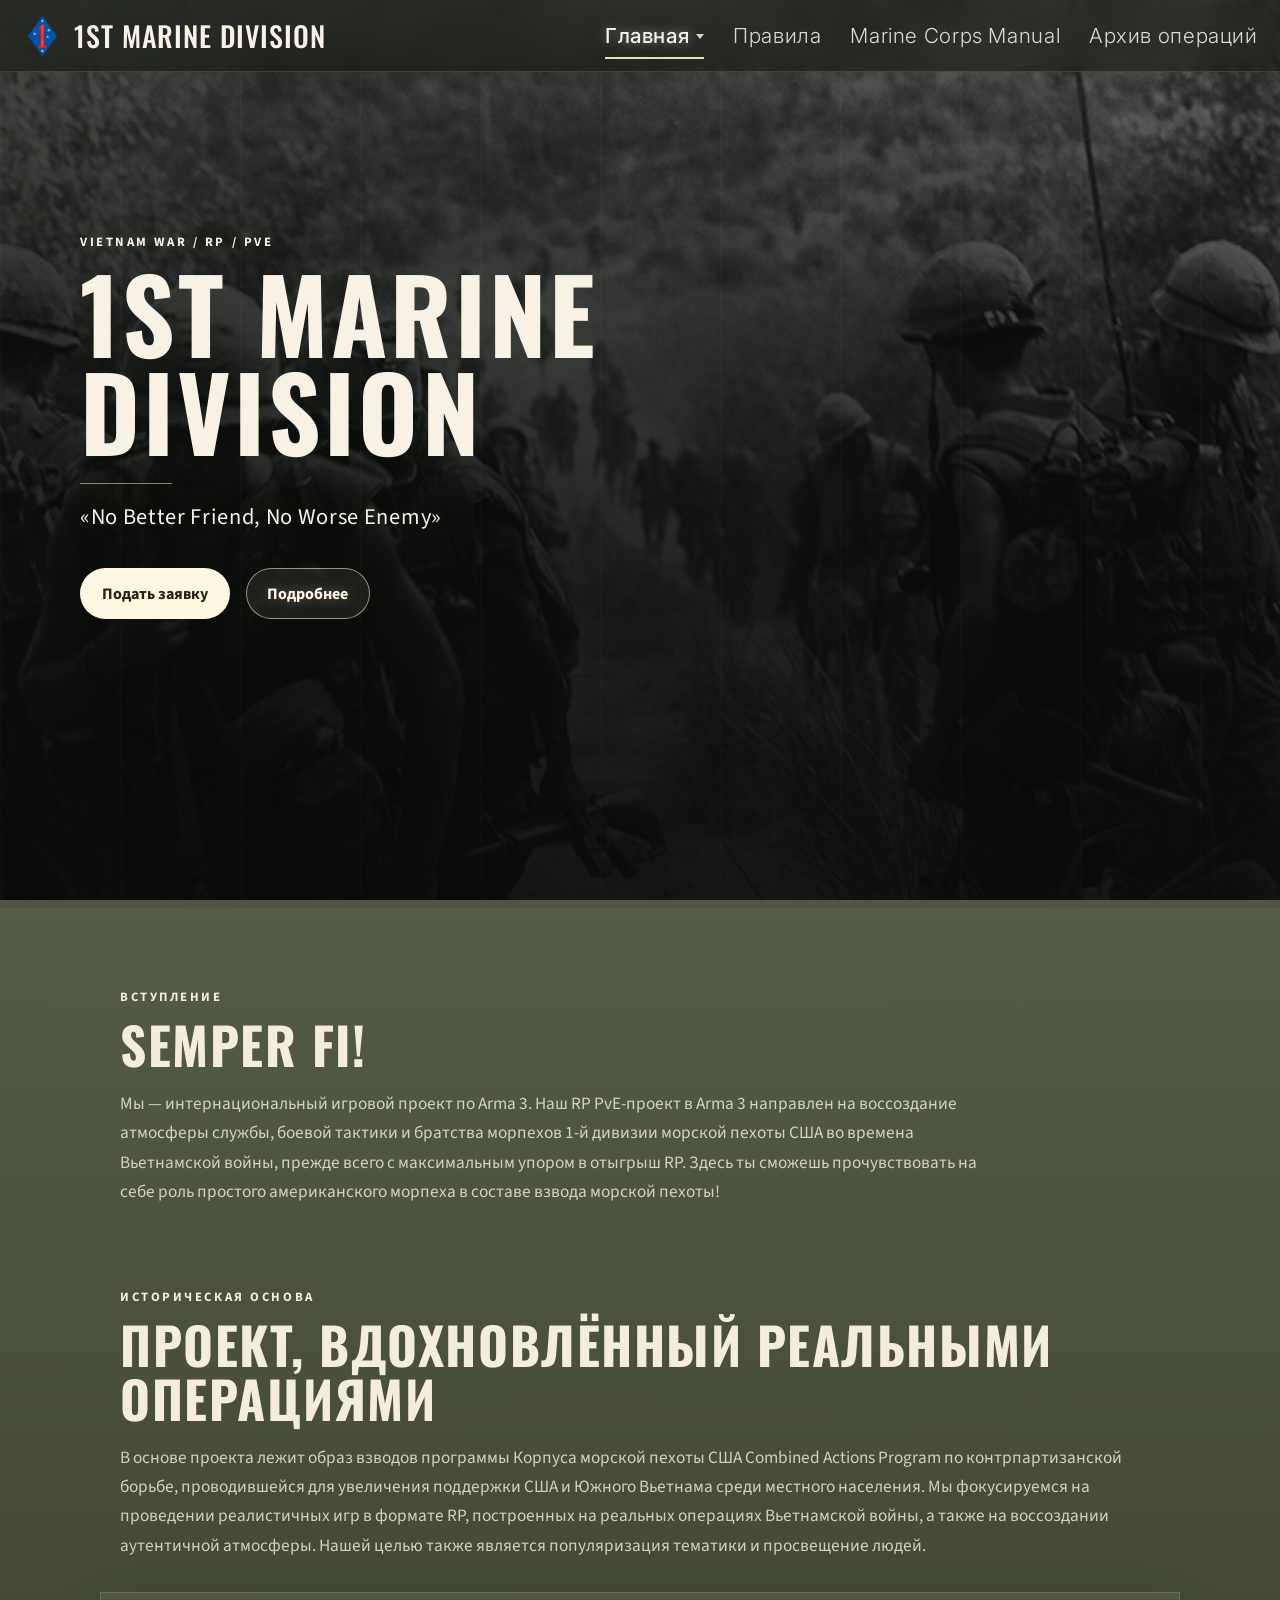
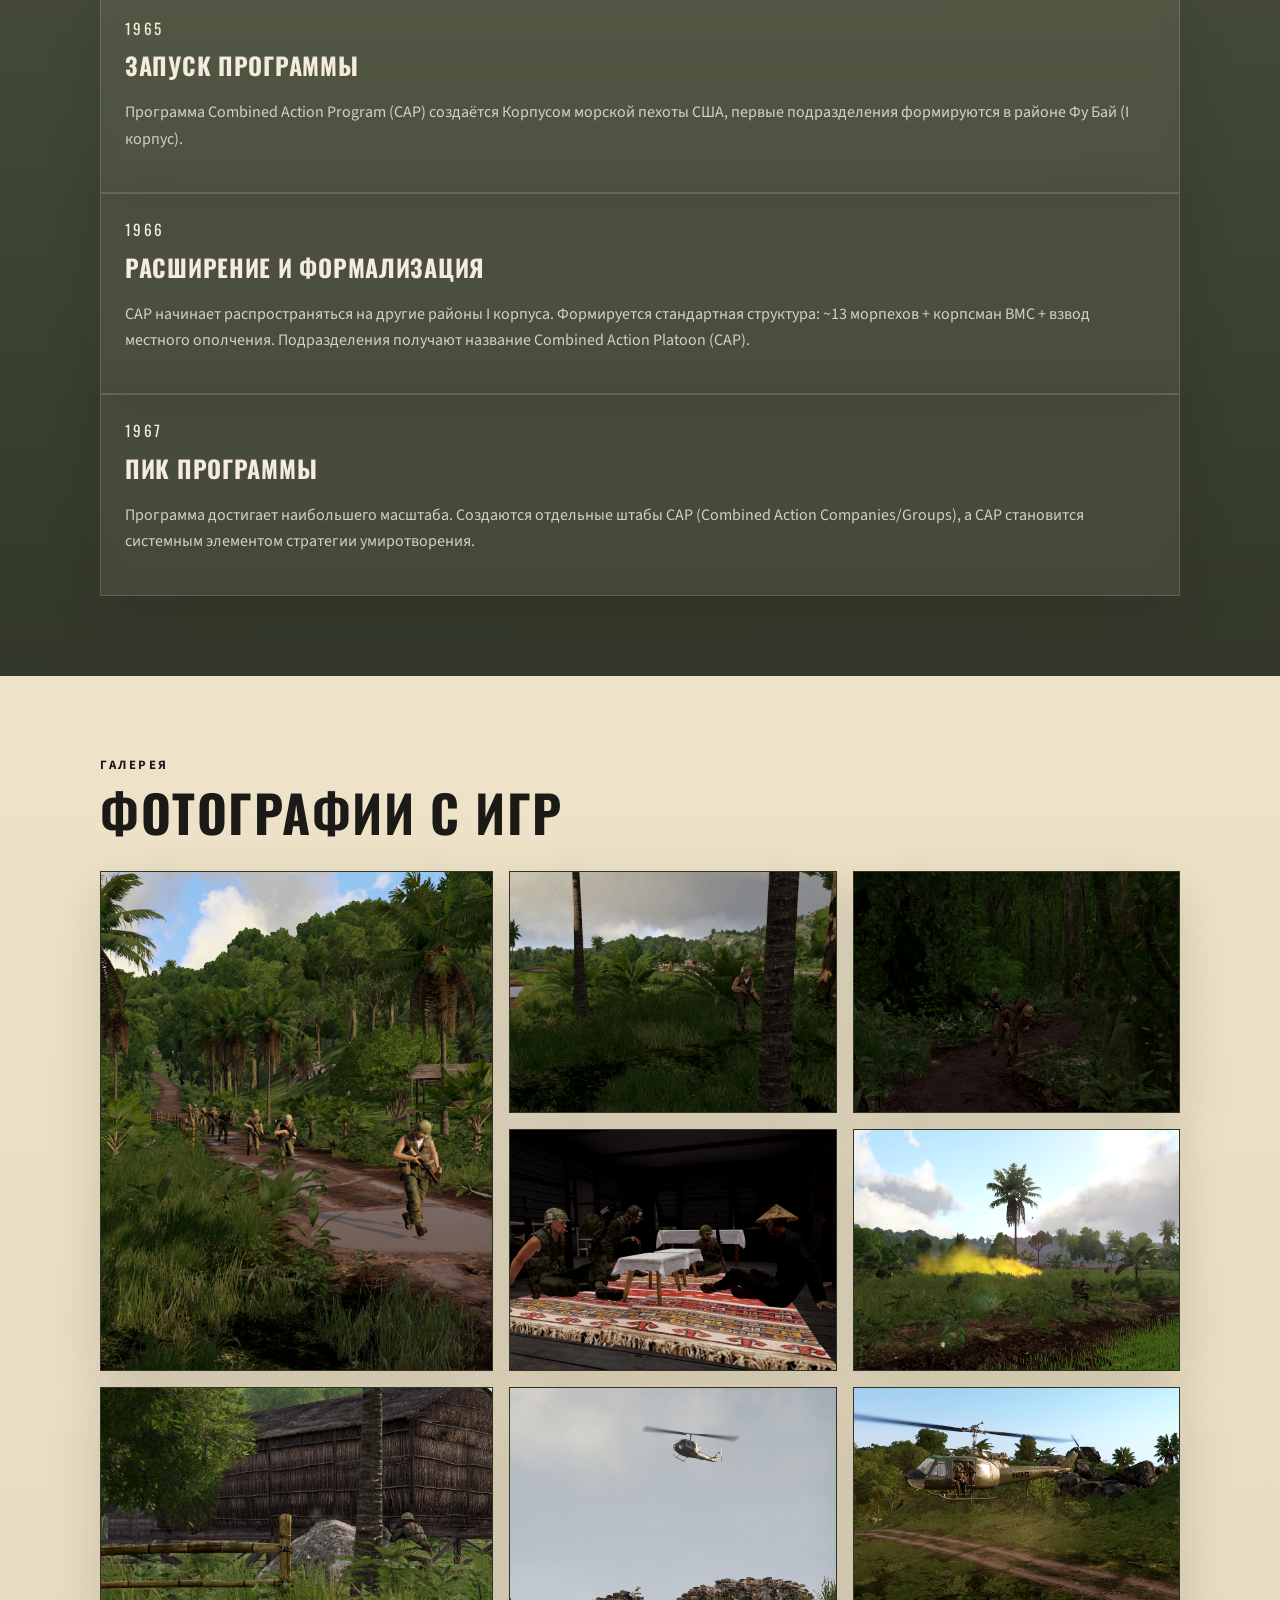
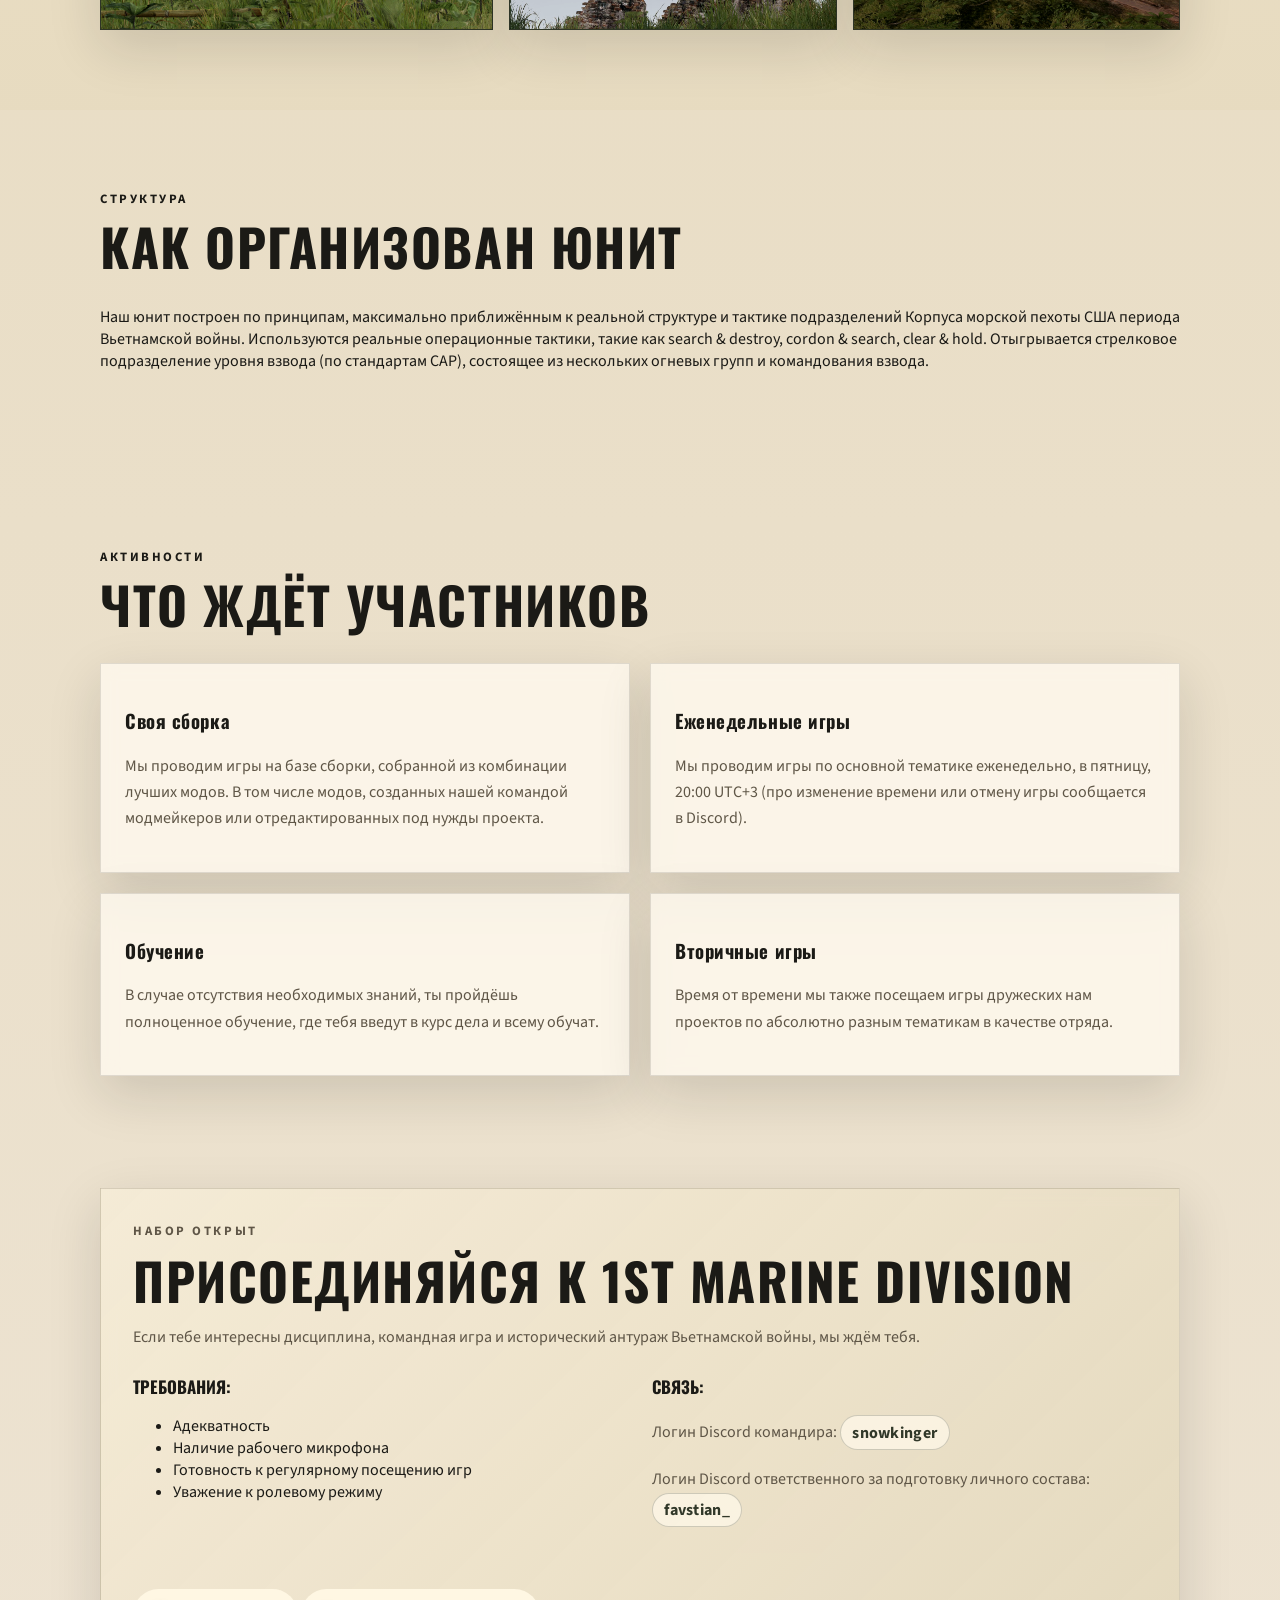
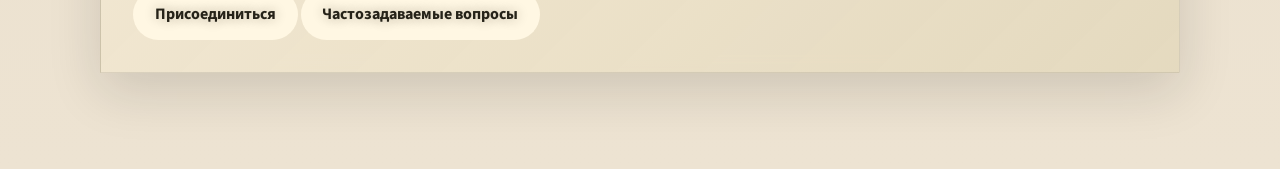
<file: index.html>
<!DOCTYPE html>
<html lang="ru">
<head>
  <meta charset="UTF-8">
  <meta name="viewport" content="width=device-width, initial-scale=1.0">
  <title>1st Marine Division</title>
  <link rel="icon" type="image/png" href="assets/favicon.png">
  <meta
    name="description"
    content="Сайт Arma 3-проекта по Вьетнамской войне, посвященного отыгрышу 1-й дивизии морской пехоты США."
  >
  <link rel="preconnect" href="https://fonts.googleapis.com">
  <link rel="preconnect" href="https://fonts.gstatic.com" crossorigin>
  <link
    href="https://fonts.googleapis.com/css2?family=Oswald:wght@400;500;600&family=Source+Sans+3:wght@400;500;600;700&display=swap"
    rel="stylesheet"
  >
  <link href="https://fonts.googleapis.com/css2?family=Alan+Sans:wght@300..900&family=Inter:ital,opsz,wght@0,14..32,100..900;1,14..32,100..900&family=Montserrat:ital,wght@0,100..900;1,100..900&family=Unbounded:wght@200..900&display=swap" rel="stylesheet">
  <link rel="stylesheet" href="styles.css">
</head>
<body class="page-home">
  <header class="hero" id="top">
    <nav class="site-nav">
      <a class="brand" href="index.html">
        <img
          class="brand-logo"
          src="assets/insignia.png"
          alt="Логотип 1st Marine Division"
        >
        <span>1st Marine Division</span>
      </a>
      <div class="nav-links">
        <div class="nav-group">
          <a class="nav-link active" href="index.html">Главная</a>
          <div class="nav-dropdown">
            <a href="index.html">Главная</a>
            <a href="faq.html">FAQ</a>
            <a href="boot-camp.html">Как начать играть</a>
          </div>
        </div>
        <a class="nav-link nav-link-subpage" href="faq.html">FAQ</a>
        <a class="nav-link nav-link-subpage" href="boot-camp.html">Как начать играть</a>
        <a class="nav-link" href="rules.html">Правила</a>
        <a class="nav-link" href="manual.html">Marine Corps Manual</a>
        <a class="nav-link" href="archive.html">Архив операций</a>
      </div>
    </nav>

    <div class="hero-overlay"></div>
    <div class="hero-content">
      <p class="eyebrow">Vietnam War / RP / PvE</p>
      <h1>1st Marine Division</h1>
      <p class="hero-text">
        «No Better Friend, No Worse Enemy»
      </p>
      <div class="hero-actions">
        <a class="button button-primary" href="#join">Подать заявку</a>
        <a class="button button-secondary" href="#about">Подробнее</a>
      </div>
    </div>
  </header>

  <main>
    <section class="band narrative-band">
      <section class="section intro intro-band" id="about">
        <div class="section-heading">
          <p class="section-kicker">Вступление</p>
          <h2>Semper Fi!</h2>
          <p class="intro-lead">
            Мы — интернациональный игровой проект по Arma 3. Наш RP PvE-проект в Arma 3
            направлен на воссоздание атмосферы службы, боевой тактики и братства морпехов
            1-й дивизии морской пехоты США во времена Вьетнамской войны, прежде всего с
            максимальным упором в отыгрыш RP. Здесь ты сможешь прочувствовать на себе роль
            простого американского морпеха в составе взвода морской пехоты!
          </p>
        </div>
      </section>

      <section class="section history-band" id="history">
        <div class="section-heading narrow">
          <p class="section-kicker">Историческая основа</p>
          <h2>Проект, вдохновлённый реальными операциями</h2>
          <p>
            В основе проекта лежит образ взводов программы Корпуса морской пехоты США
            Combined Actions Program по контрпартизанской борьбе, проводившейся
            для увеличения поддержки США и Южного Вьетнама среди местного населения.
            Мы фокусируемся на проведении реалистичных игр в формате RP, построенных
            на реальных операциях Вьетнамской войны, а также на воссоздании аутентичной
            атмосферы. Нашей целью также является популяризация тематики и просвещение людей.
          </p>
        </div>
        <!--<div class="timeline">
          <article class="timeline-item">
            <span>1942</span>
            <h3>Гуадалканал</h3>
            <p>Битва за Гуадалканал стала первым крупным наступлением морской пехоты США на Тихоокеанском театре. Морпехи столкнулись с упорным сопротивлением японцев, закрепившихся в джунглях и на ключевых высотах. Основной задачей было удержание аэродрома Хендерсон-Филд, жизненно важного для контроля над регионом. Бои носили изматывающий характер: постоянные ночные атаки противника, нехватка снабжения и суровый климат превращали каждую позицию в испытание. Гуадалканал стал переломным моментом, показав, что японская армия может быть отброшена.</p>
          </article>
          <article class="timeline-item">
            <span>1943</span>
            <h3>Мыс Глостер</h3>
            <p>Операция на мысе Глостер на острове Новая Британия была направлена на захват японских аэродромов и ослабление их влияния в регионе. Высадка проходила в условиях плотных джунглей, заболоченной местности и постоянных дождей, что серьёзно осложняло передвижение и снабжение. Японские силы использовали естественный рельеф для обороны, создавая скрытые укрепления и огневые точки. Несмотря на трудности, операция завершилась успехом, укрепив позиции союзников и обеспечив дальнейшее наступление.</p>
          </article>
          <article class="timeline-item">
            <span>1944</span>
            <h3>Пелелиу</h3>
            <p>Битва за Пелелиу стала одной из самых ожесточённых и спорных операций корпуса морской пехоты. Ожидая быстрой победы, американские войска столкнулись с глубоко эшелонированной обороной японцев, основанной на системе пещер и укреплений. Вместо привычных контратак противник избрал тактику изматывания. Жара, нехватка воды и непрерывный огонь превратили наступление в тяжёлую борьбу за каждый метр. Потери оказались крайне высокими. Пелелиу стал символом стойкости и выносливости морпехов.</p>
          </article>
          <article class="timeline-item">
            <span>1945</span>
            <h3>Окинава</h3>
            <p>Окинава стала крупнейшим сражением на Тихом океане и последним шагом перед возможным вторжением в Японию. Высадка началась в апреле 1945 года, основные силы противника были сосредоточены в глубине острова. Там развернулись ожесточённые позиционные бои на укреплённых линиях обороны. Японская армия активно применяла тактику обороны на истощение, а также массовые атаки камикадзе против флота. Битва сопровождалась огромными потерями с обеих сторон и стала одной из самых кровопролитных кампаний войны.</p>
          </article>-->
          <article class="timeline-item">
            <span>1965</span>
            <h3>Запуск программы</h3>
             <p>Программа Combined Action Program (CAP) создаётся Корпусом морской пехоты США, первые
                подразделения формируются в районе Фу Бай (I корпус).</p> 
          </article>
          <article class="timeline-item">
            <span>1966</span>
            <h3>Расширение и формализация</h3>
             <p>CAP начинает распространяться на другие районы I корпуса.
                Формируется стандартная структура: ~13 морпехов + корпсман ВМС + взвод местного ополчения. Подразделения получают название Combined Action Platoon (CAP).</p> 
          </article>
          <article class="timeline-item">
            <span>1967</span>
            <h3>Пик программы</h3>
             <p>Программа достигает наибольшего масштаба. Создаются отдельные штабы CAP (Combined Action Companies/Groups), а CAP становится системным элементом стратегии умиротворения.</p> 
          </article>
        </div>
      </section>
    </section>

    <section class="section unit-gallery" id="gallery">
      <div class="section-heading">
        <p class="section-kicker">Галерея</p>
        <h2>Фотографии с игр</h2>
      </div>
      <div class="gallery-grid">
        <figure class="gallery-item gallery-item-large">
          <img src="assets/images/vietnam1/1.png" alt="">
        </figure>
        <figure class="gallery-item">
          <img src="assets/images/vietnam1/2.png" alt="">
        </figure>
        <figure class="gallery-item">
          <img src="assets/images/vietnam1/3.png" alt="">
        </figure>
        <figure class="gallery-item">
          <img src="assets/images/vietnam1/4.png" alt="">
        </figure>
        <figure class="gallery-item">
          <img src="assets/images/vietnam1/5.png" alt="">
        </figure>
        <figure class="gallery-item">
          <img src="assets/images/vietnam1/6.png" alt="">
        </figure>
        <figure class="gallery-item">
          <img src="assets/images/vietnam1/7.png" alt="">
        </figure>
        <figure class="gallery-item">
          <img src="assets/images/vietnam1/8.png" alt="">
        </figure>
      </div>
    </section>

    <section class="section" id="structure">
      <div class="section-heading">
        <p class="section-kicker">Структура</p>
        <h2>Как организован юнит</h2>
      </div>
      <p>
        Наш юнит построен по принципам, максимально приближённым к реальной структуре и тактике подразделений Корпуса морской пехоты США периода Вьетнамской войны.
        Используются реальные операционные тактики, такие как search & destroy, cordon & search, clear & hold. Отыгрывается стрелковое подразделение уровня взвода (по стандартам CAP), состоящее из нескольких огневых групп и командования взвода.
      </p>
    </section>

    <section class="section operations">
      <div class="section-heading">
        <p class="section-kicker">Активности</p>
        <h2>Что ждёт участников</h2>
      </div>
      <div class="operations-grid">
        <div class="operation-card">
          <h3>Своя сборка</h3>
          <p>Мы проводим игры на базе сборки, собранной из комбинации лучших модов. В том числе модов, созданных нашей командой модмейкеров или отредактированных под нужды проекта.</p>
        </div>
        <div class="operation-card">
          <h3>Еженедельные игры</h3>
          <p>Мы проводим игры по основной тематике еженедельно, в пятницу, 20:00 UTC+3 (про изменение времени или отмену игры сообщается в Discord).</p>
        </div>
        <div class="operation-card">
          <h3>Обучение</h3>
          <p>В случае отсутствия необходимых знаний, ты пройдёшь полноценное обучение, где тебя введут в курс дела и всему обучат.</p>
        </div>
        <div class="operation-card">
          <h3>Вторичные игры</h3>
          <p>Время от времени мы также посещаем игры дружеских нам проектов по абсолютно разным тематикам в качестве отряда.</p>
        </div>
      </div>
    </section>

    <section class="section join" id="join">
      <div class="join-box">
        <p class="section-kicker">Набор открыт</p>
        <h2>Присоединяйся к 1st Marine Division</h2>
        <p>
          Если тебе интересны дисциплина, командная игра и исторический антураж Вьетнамской войны, мы ждём тебя.
        </p>
        <div class="join-details">
          <div>
            <strong>Требования:</strong>
            <ul>
            <li>Адекватность</li>
            <li>Наличие рабочего микрофона</li>
            <li>Готовность к регулярному посещению игр</li>
            <li>Уважение к ролевому режиму</li>
            </ul>
          </div>
          <div>
            <strong>Связь:</strong>
            <p>Логин Discord командира: <span class="contact-pill">snowkinger</span></p>
            <p>Логин Discord ответственного за подготовку личного состава: <span class="contact-pill">favstian_</span></p>
          </div>
        </div>
        <a class="button button-primary" href="boot-camp.html" target="_blank" rel="noreferrer">
          Присоединиться
        </a>
        <a class="button button-primary" href="faq.html" target="_blank" rel="noreferrer">
          Частозадаваемые вопросы
        </a>
      </div>
    </section>
  </main>
  <script>
    document.addEventListener('DOMContentLoaded', () => {
      const pills = document.querySelectorAll('.contact-pill');

      pills.forEach((pill) => {
        pill.setAttribute('role', 'button');
        pill.setAttribute('tabindex', '0');
        pill.setAttribute('title', 'Кликните, чтобы скопировать');

        const copyValue = async () => {
          const text = pill.textContent.trim();
          const originalText = pill.dataset.originalText || text;
          pill.dataset.originalText = originalText;

          try {
            if (navigator.clipboard && navigator.clipboard.writeText) {
              await navigator.clipboard.writeText(text);
            } else {
              const textarea = document.createElement('textarea');
              textarea.value = text;
              textarea.style.position = 'fixed';
              textarea.style.left = '-9999px';
              document.body.appendChild(textarea);
              textarea.select();
              document.execCommand('copy');
              document.body.removeChild(textarea);
            }
            pill.textContent = 'Скопировано!';
            pill.classList.add('copied');
          } catch (error) {
            pill.textContent = 'Ошибка копирования';
            pill.classList.add('copied');
          }

          setTimeout(() => {
            pill.textContent = originalText;
            pill.classList.remove('copied');
          }, 1400);
        };

        pill.addEventListener('click', copyValue);
        pill.addEventListener('keydown', (event) => {
          if (event.key === 'Enter' || event.key === ' ') {
            event.preventDefault();
            copyValue();
          }
        });
      });
    });
  </script>
</body>
</html>
</file>
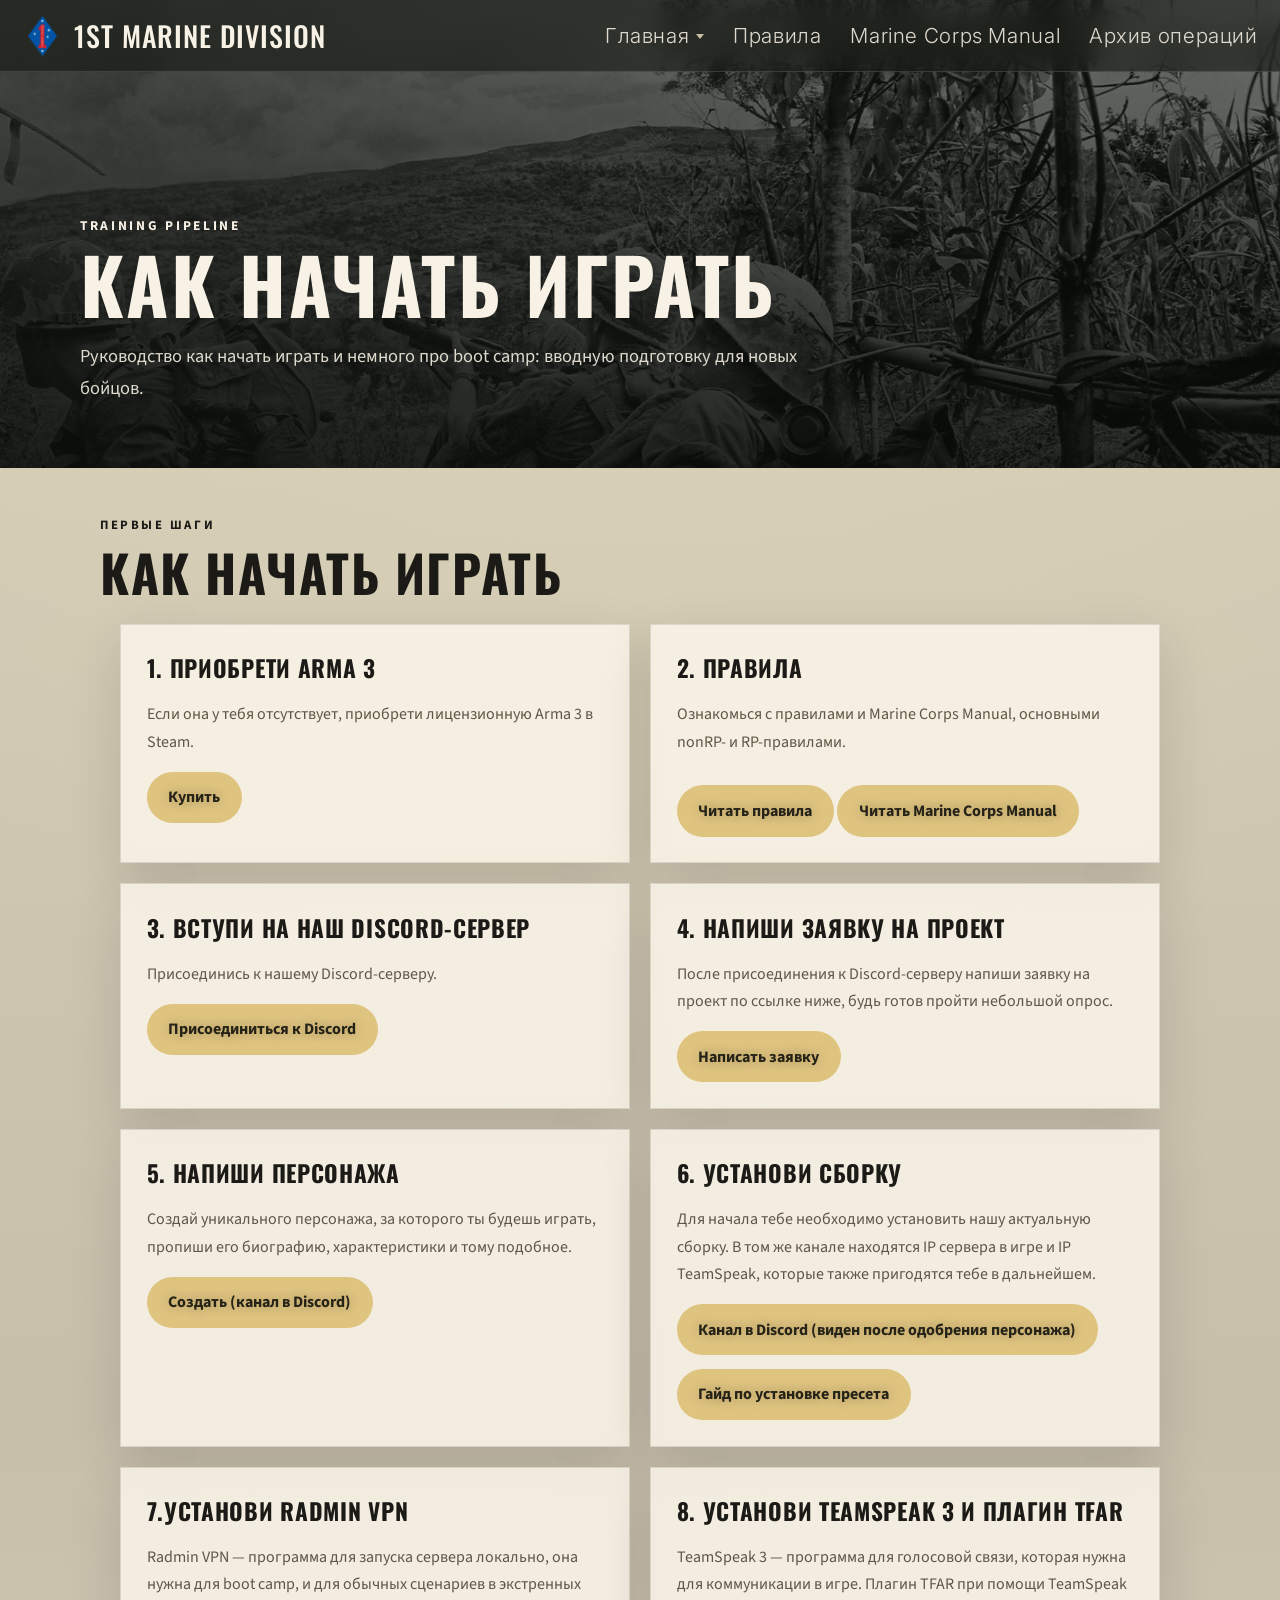
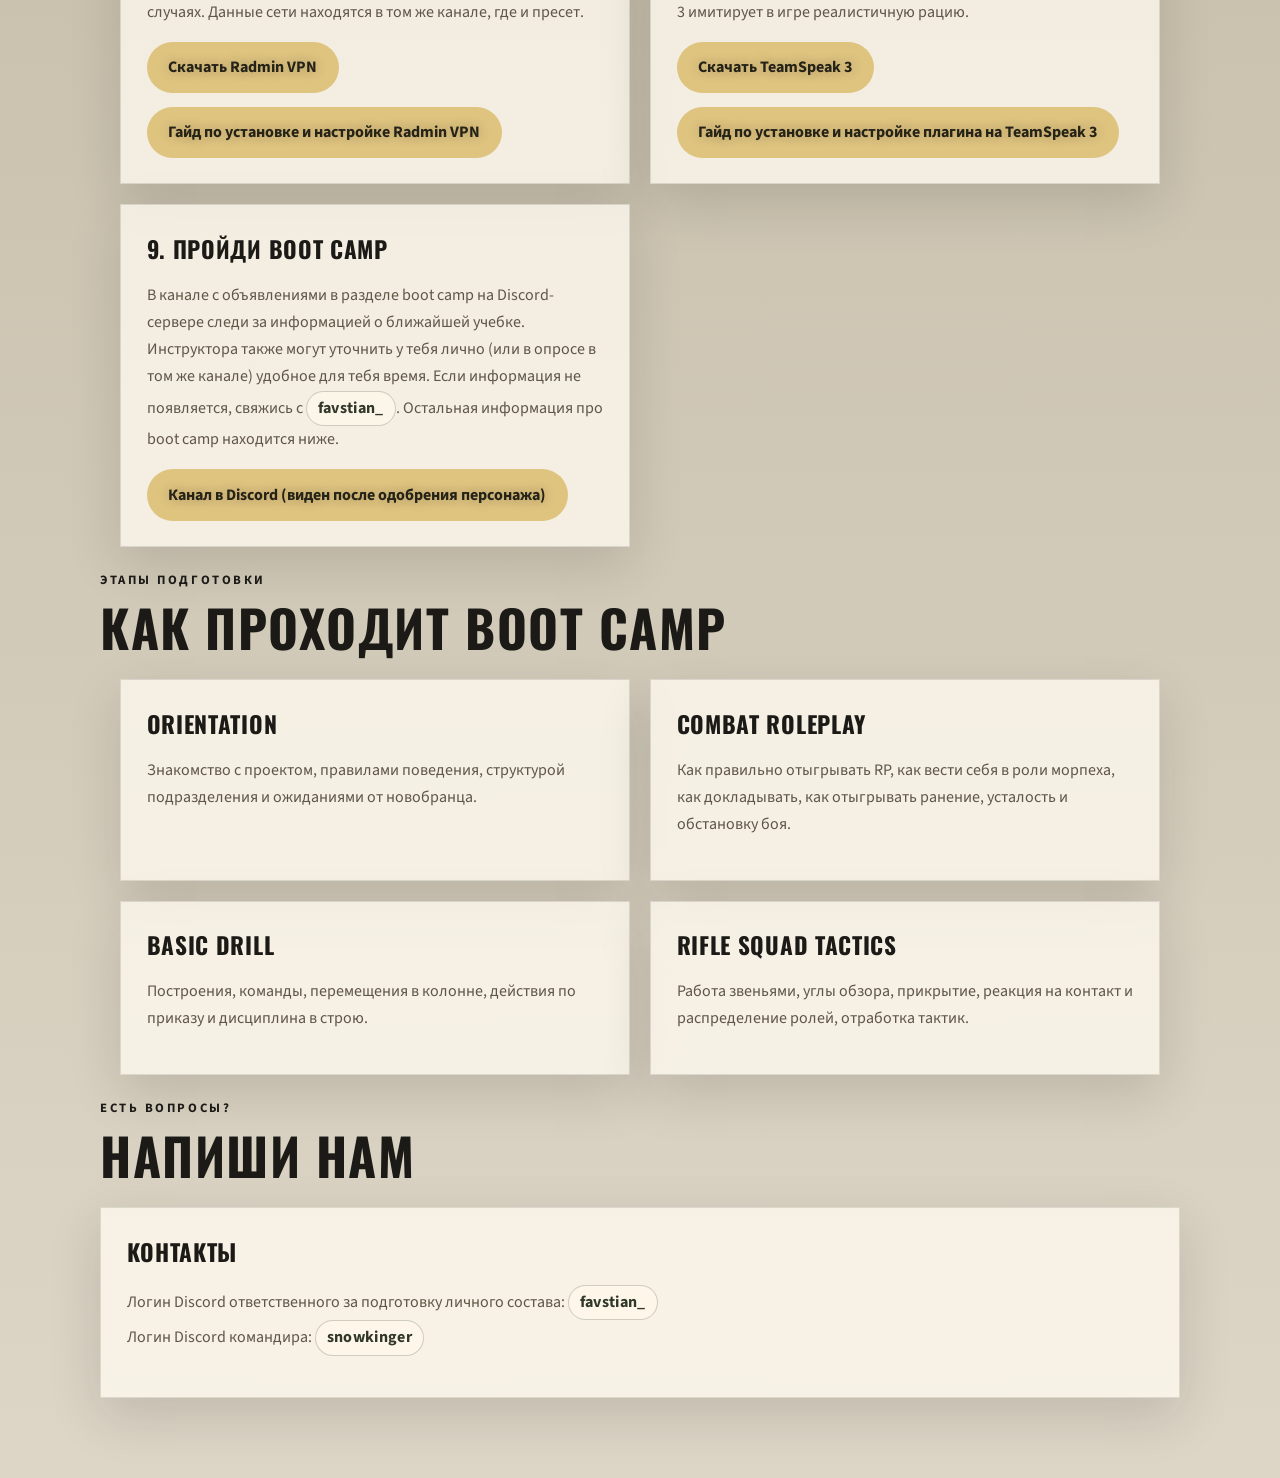
<file: boot-camp.html>
<!DOCTYPE html>
<html lang="ru">
<head>
  <meta charset="UTF-8">
  <meta name="viewport" content="width=device-width, initial-scale=1.0">
  <title>Как начать играть | 1st Marine Division</title>
  <link rel="icon" type="image/png" href="assets/favicon.png">
  <meta name="description" content="Руководство по началу игры на 1st Marine Division в Arma 3.">
  <link rel="preconnect" href="https://fonts.googleapis.com">
  <link rel="preconnect" href="https://fonts.gstatic.com" crossorigin>
  <link
    href="https://fonts.googleapis.com/css2?family=Oswald:wght@400;500;600&family=Source+Sans+3:wght@400;500;600;700&display=swap"
    rel="stylesheet"
  >
  <link href="https://fonts.googleapis.com/css2?family=Alan+Sans:wght@300..900&family=Inter:ital,opsz,wght@0,14..32,100..900;1,14..32,100..900&family=Montserrat:ital,wght@0,100..900;1,100..900&family=Unbounded:wght@200..900&display=swap" rel="stylesheet">
  <link rel="stylesheet" href="styles.css">
</head>
<body class="page-boot-camp">
  <nav class="site-nav">
    <a class="brand" href="index.html">
      <img
          class="brand-logo"
          src="assets/insignia.png"
          alt="Логотип 1st Marine Division"
        >
      <span>1st Marine Division</span>
    </a>
    <div class="nav-links">
      <div class="nav-group">
        <a class="nav-link" href="index.html">Главная</a>
        <div class="nav-dropdown">
            <a href="index.html">Главная</a>
            <a href="faq.html">FAQ</a>
            <a href="boot-camp.html">Как начать играть</a>
        </div>
      </div>
      <a class="nav-link nav-link-subpage" href="faq.html">FAQ</a>
      <a class="nav-link nav-link-subpage active" href="boot-camp.html">Как начать играть</a>
      <a class="nav-link" href="rules.html">Правила</a>
      <a class="nav-link" href="manual.html">Marine Corps Manual</a>
      <a class="nav-link" href="archive.html">Архив операций</a>
    </div>
  </nav>

  <header class="page-hero hero-boot-camp">
    <div class="page-hero-content">
      <p class="page-kicker">Training Pipeline</p>
      <h1 class="page-title">Как начать играть</h1>
      <p class="page-subtitle">
        Руководство как начать играть и немного про boot camp: вводную подготовку для новых бойцов.
      </p>
    </div>
  </header>

  <main class="page-main">
    <section class="stack-section">
      <div class="section-heading">
        <p class="section-kicker">Первые шаги</p>
        <h2>Как начать играть</h2>
      </div>
      <div class="content-grid two-col">
        <article class="info-card">
          <h3>1. Приобрети Arma 3</h3>
          <p>Если она у тебя отсутствует, приобрети лицензионную Arma 3 в Steam.</p>
          <a class="button button-primary-a" href="https://store.steampowered.com/app/107410/Arma_3/" target="_blank" rel="noreferrer">Купить</a>
        </article>
        <article class="info-card">
          <h3>2. Правила</h3>
          <p>Ознакомься с правилами и Marine Corps Manual, основными nonRP- и RP-правилами.</p>
          <a class="button button-primary-a" href="rules.html">Читать правила</a>
          <a class="button button-primary-a" href="manual.html">Читать Marine Corps Manual</a>
        </article>
        <article class="info-card">
          <h3>3. Вступи на наш Discord-сервер</h3>
          <p>Присоединись к нашему Discord-серверу.</p>
            <a class="button button-primary-a" href="https://discord.gg/s8GNEQZPZa" target="_blank" rel="noreferrer">Присоединиться к Discord</a>
        </article>
        <article class="info-card">
          <h3>4. Напиши заявку на проект</h3>
          <p>После присоединения к Discord-серверу напиши заявку на проект по ссылке ниже, будь готов пройти небольшой опрос.</p>
            <a class="button button-primary-a" href="https://appy.bot/apply/cmt61yuwx0003i20aspjlunss" target="_blank" rel="noreferrer">Написать заявку</a>
        </article>
        <article class="info-card">
          <h3>5. Напиши персонажа</h3>
          <p>Создай уникального персонажа, за которого ты будешь играть, пропиши его биографию, характеристики и тому подобное.</p>
          <a class="button button-primary-a" href="https://discord.com/channels/1366672779440685076/1367163593736327233" target="_blank" rel="noreferrer">Создать (канал в Discord)</a>
        </article>
        <article class="info-card">
          <h3>6. Установи сборку</h3>
          <p>Для начала тебе необходимо установить нашу актуальную сборку. В том же канале находятся IP сервера в игре и IP TeamSpeak, которые также пригодятся тебе в дальнейшем.</p>
          <a class="button button-primary-a" href="https://discord.com/channels/1366672779440685076/1366672780652843080" target="_blank" rel="noreferrer">Канал в Discord (виден после одобрения персонажа)</a>
          <a class="button button-primary-a" href="https://youtu.be/_S05Sionx_A" target="_blank" rel="noreferrer">Гайд по установке пресета</a>
        </article>
        <article class="info-card">
          <h3>7.Установи Radmin VPN</h3>
          <p>Radmin VPN — программа для запуска сервера локально, она нужна для boot camp, и для обычных сценариев в экстренных случаях. Данные сети находятся в том же канале, где и пресет.</p>
          <a class="button button-primary-a" href="https://www.radmin-vpn.com/ru/" target="_blank" rel="noreferrer">Скачать Radmin VPN</a>
          <a class="button button-primary-a" href="https://youtu.be/oWPdPOXc10M" target="_blank" rel="noreferrer">Гайд по установке и настройке Radmin VPN</a>
        </article>
        <article class="info-card">
          <h3>8. Установи TeamSpeak 3 и плагин TFAR</h3>
          <p>TeamSpeak 3 — программа для голосовой связи, которая нужна для коммуникации в игре. Плагин TFAR при помощи TeamSpeak 3 имитирует в игре реалистичную рацию.</p>
          <a class="button button-primary-a" href="https://www.teamspeak.com/ru/" target="_blank" rel="noreferrer">Скачать TeamSpeak 3</a>
          <a class="button button-primary-a" href="https://steamcommunity.com/sharedfiles/filedetails/?id=3624110058" target="_blank" rel="noreferrer">Гайд по установке и настройке плагина на TeamSpeak 3</a>
        </article>
        <article class="info-card">
          <h3>9. Пройди boot camp</h3>
          <p>В канале c объявлениями в разделе boot camp на Discord-сервере следи за информацией о ближайшей учебке. Инструктора также могут уточнить у тебя лично (или в опросе в том же канале) удобное для тебя время.
            Если информация не появляется, свяжись с <span class="contact-pill">favstian_</span>. Остальная информация про boot camp находится ниже.</p>
            <a class="button button-primary-a" href="https://discord.com/channels/1366672779440685076/1419269718958674021" target="_blank" rel="noreferrer">Канал в Discord (виден после одобрения персонажа)</a>
        </article>
      </div>
    </section>
    <section class="stack-section">
      <div class="section-heading">
        <p class="section-kicker">Этапы подготовки</p>
        <h2>Как проходит boot camp</h2>
      </div>
      <div class="content-grid two-col">
        <article class="info-card">
          <h3>Orientation</h3>
          <p>Знакомство с проектом, правилами поведения, структурой подразделения и ожиданиями от новобранца.</p>
        </article>
        <article class="info-card">
          <h3>Combat Roleplay</h3>
          <p>Как правильно отыгрывать RP, как вести себя в роли морпеха, как докладывать, как отыгрывать ранение, усталость и обстановку боя.</p>
        </article>
        <article class="info-card">
          <h3>Basic Drill</h3>
          <p>Построения, команды, перемещения в колонне, действия по приказу и дисциплина в строю.</p>
        </article>
        <article class="info-card">
          <h3>Rifle Squad Tactics</h3>
          <p>Работа звеньями, углы обзора, прикрытие, реакция на контакт и распределение ролей, отработка тактик.</p>
        </article>
      </div>
    </section>

    <section class="stack-section">
      <div class="section-heading">
        <p class="section-kicker">Есть вопросы?</p>
        <h2>Напиши нам</h2>
      </div>
      <div class="rules-list">
        <article class="rule-block">
          <h3>Контакты</h3>
          <p>Логин Discord ответственного за подготовку личного состава: <span class="contact-pill">favstian_</span>
          </br>Логин Discord командира: <span class="contact-pill">snowkinger</span>
        </p>
        </article>
      </div>
    </section>
  </main>
  <script>
    document.addEventListener('DOMContentLoaded', () => {
      const pills = document.querySelectorAll('.contact-pill');

      pills.forEach((pill) => {
        pill.setAttribute('role', 'button');
        pill.setAttribute('tabindex', '0');
        pill.setAttribute('title', 'Кликните, чтобы скопировать');

        const copyValue = async () => {
          const text = pill.textContent.trim();
          const originalText = pill.dataset.originalText || text;
          pill.dataset.originalText = originalText;

          try {
            if (navigator.clipboard && navigator.clipboard.writeText) {
              await navigator.clipboard.writeText(text);
            } else {
              const textarea = document.createElement('textarea');
              textarea.value = text;
              textarea.style.position = 'fixed';
              textarea.style.left = '-9999px';
              document.body.appendChild(textarea);
              textarea.select();
              document.execCommand('copy');
              document.body.removeChild(textarea);
            }
            pill.textContent = 'Скопировано!';
            pill.classList.add('copied');
          } catch (error) {
            pill.textContent = 'Ошибка копирования';
            pill.classList.add('copied');
          }

          setTimeout(() => {
            pill.textContent = originalText;
            pill.classList.remove('copied');
          }, 1400);
        };

        pill.addEventListener('click', copyValue);
        pill.addEventListener('keydown', (event) => {
          if (event.key === 'Enter' || event.key === ' ') {
            event.preventDefault();
            copyValue();
          }
        });
      });
    });
  </script>
</body>
</html>
</file>
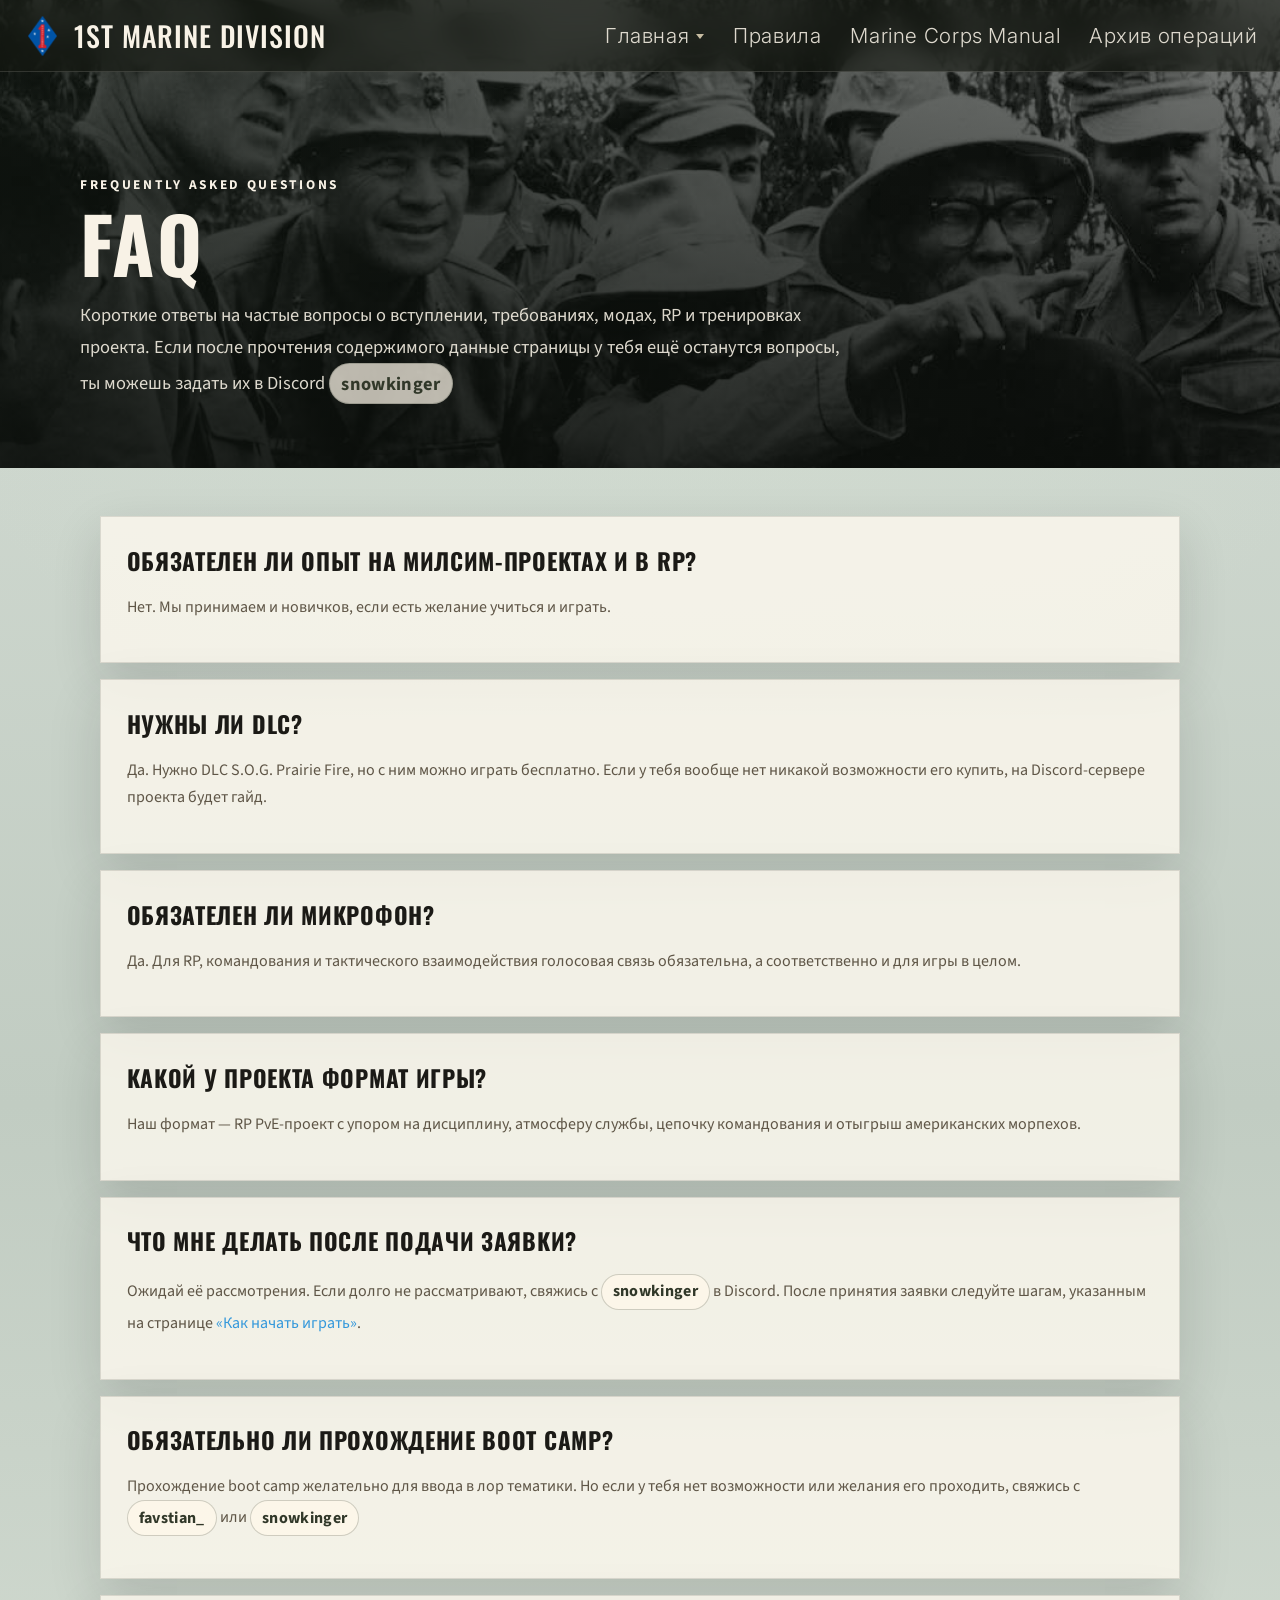
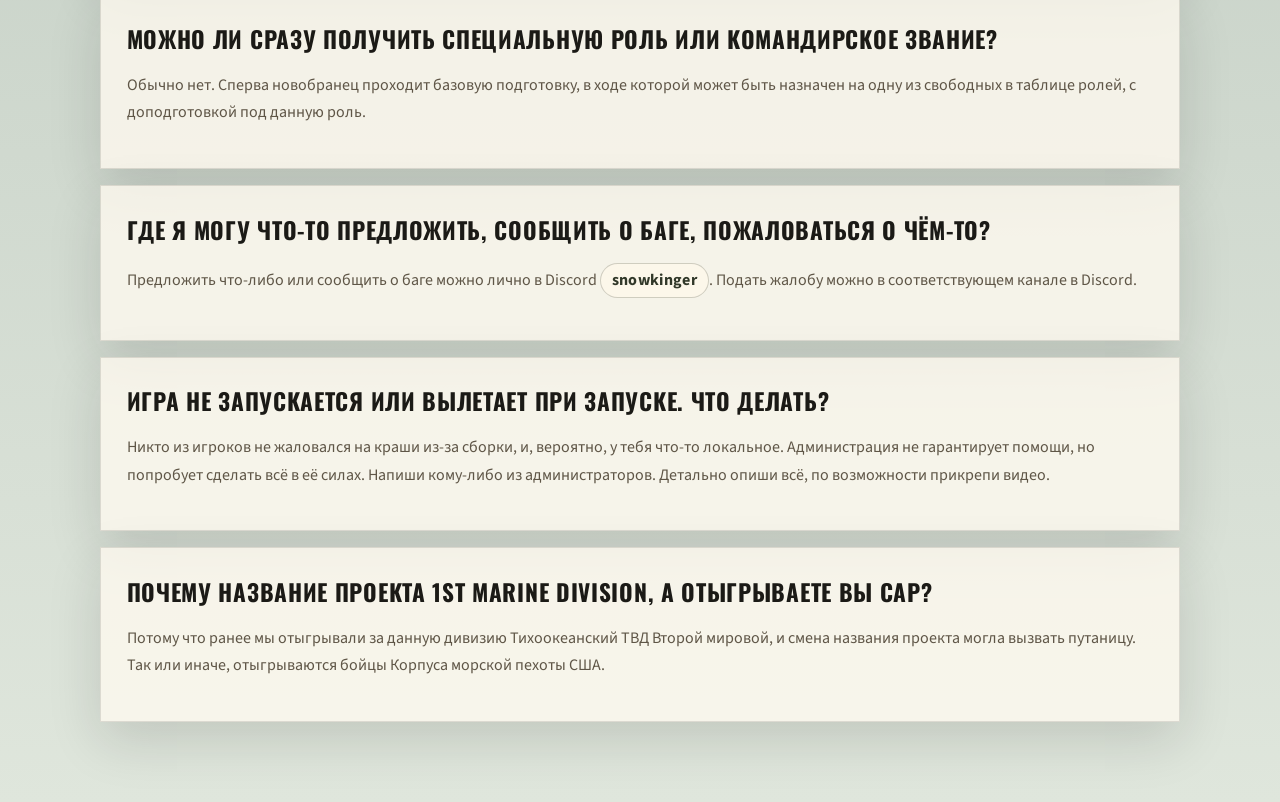
<file: faq.html>
<!DOCTYPE html>
<html lang="ru">
<head>
  <meta charset="UTF-8">
  <meta name="viewport" content="width=device-width, initial-scale=1.0">
  <title>FAQ | 1st Marine Division</title>
  <link rel="icon" type="image/png" href="assets/favicon.png">
  <link rel="icon" type="image/png" href="assets/favicon.png">
  <meta name="description" content="FAQ проекта 1st Marine Division по Arma 3.">
  <link rel="preconnect" href="https://fonts.googleapis.com">
  <link rel="preconnect" href="https://fonts.gstatic.com" crossorigin>
  <link
    href="https://fonts.googleapis.com/css2?family=Oswald:wght@400;500;600&family=Source+Sans+3:wght@400;500;600;700&display=swap"
    rel="stylesheet"
  >
  <link href="https://fonts.googleapis.com/css2?family=Alan+Sans:wght@300..900&family=Inter:ital,opsz,wght@0,14..32,100..900;1,14..32,100..900&family=Montserrat:ital,wght@0,100..900;1,100..900&family=Unbounded:wght@200..900&display=swap" rel="stylesheet">
  <link rel="stylesheet" href="styles.css">
</head>
<body class="page-faq">
  <nav class="site-nav">
    <a class="brand" href="index.html">
      <img
          class="brand-logo"
          src="assets/insignia.png"
          alt="Логотип 1st Marine Division"
        >
      <span>1st Marine Division</span>
    </a>
    <div class="nav-links">
      <div class="nav-group">
        <a class="nav-link" href="index.html">Главная</a>
        <div class="nav-dropdown">
            <a href="index.html">Главная</a>
            <a href="faq.html">FAQ</a>
            <a href="boot-camp.html">Как начать играть</a>
        </div>
      </div>
      <a class="nav-link nav-link-subpage active" href="faq.html">FAQ</a>
      <a class="nav-link nav-link-subpage" href="boot-camp.html">Как начать играть</a>
      <a class="nav-link" href="rules.html">Правила</a>
      <a class="nav-link" href="manual.html">Marine Corps Manual</a>
      <a class="nav-link" href="archive.html">Архив операций</a>
    </div>
  </nav>

  <header class="page-hero hero-faq">
    <div class="page-hero-content">
      <p class="page-kicker">Frequently Asked Questions</p>
      <h1 class="page-title">FAQ</h1>
      <p class="page-subtitle">
        Короткие ответы на частые вопросы о вступлении, требованиях, модах, RP и тренировках проекта. Если после прочтения содержимого данные страницы у
        тебя ещё останутся вопросы, ты можешь задать их в Discord <span class="contact-pill">snowkinger</span>
      </p>
    </div>
  </header>

  <main class="page-main">
    <section class="stack-section">
      <div class="faq-list">
        <article class="faq-item">
          <h3>Обязателен ли опыт на милсим-проектах и в RP?</h3>
          <p>Нет. Мы принимаем и новичков, если есть желание учиться и играть.</p>
        </article>
        <article class="faq-item">
          <h3>Нужны ли DLC?</h3>
          <p>Да. Нужно DLC S.O.G. Prairie Fire, но с ним можно играть бесплатно. Если у тебя вообще нет никакой возможности его купить, на Discord-сервере проекта будет гайд.</p>
        </article>
        <article class="faq-item">
          <h3>Обязателен ли микрофон?</h3>
          <p>Да. Для RP, командования и тактического взаимодействия голосовая связь обязательна, а соответственно и для игры в целом.</p>
        </article>
        <article class="faq-item">
          <h3>Какой у проекта формат игры?</h3>
          <p>Наш формат — RP PvE-проект с упором на дисциплину, атмосферу службы, цепочку командования и отыгрыш американских морпехов.</p>
        </article>
        <article class="faq-item">
          <h3>Что мне делать после подачи заявки?</h3>
          <p>Ожидай её рассмотрения. Если долго не рассматривают, свяжись с <span class="contact-pill">snowkinger</span> в Discord. После принятия заявки следуйте шагам, указанным на странице <a href="boot-camp.html">«Как начать играть»</a>.</p>
        </article>
        <article class="faq-item">
          <h3>Обязательно ли прохождение boot camp?</h3>
          <p>Прохождение boot camp желательно для ввода в лор тематики. Но если у тебя нет возможности или желания его проходить, свяжись с <span class="contact-pill">favstian_</span> или <span class="contact-pill">snowkinger</span></p>
        </article>
        <article class="faq-item">
          <h3>Можно ли сразу получить специальную роль или командирское звание?</h3>
          <p>Обычно нет. Сперва новобранец проходит базовую подготовку, в ходе которой может быть назначен на одну из свободных в таблице ролей, с доподготовкой под данную роль.</p>
        </article>
        <article class="faq-item">
          <h3>Где я могу что-то предложить, сообщить о баге, пожаловаться о чём-то?</h3>
          <p>Предложить что-либо или сообщить о баге можно лично в Discord <span class="contact-pill">snowkinger</span>. Подать жалобу можно в соответствующем канале в Discord.</p>
        </article>
        <article class="faq-item">
          <h3>Игра не запускается или вылетает при запуске. Что делать?</h3>
          <p>Никто из игроков не жаловался на краши из-за сборки, и, вероятно, у тебя что-то локальное. Администрация не гарантирует помощи, но попробует сделать всё в её силах. Напиши кому-либо из администраторов. Детально опиши всё, по возможности прикрепи видео.</p>
        </article>
        <article class="faq-item">
          <h3>Почему название проекта 1st Marine Division, а отыгрываете вы CAP?</h3>
          <p>Потому что ранее мы отыгрывали за данную дивизию Тихоокеанский ТВД Второй мировой, и смена названия проекта могла вызвать путаницу. Так или иначе, отыгрываются бойцы Корпуса морской пехоты США.</p>
        </article>
      </div>
    </section>
  </main>
  <script>
    document.addEventListener('DOMContentLoaded', () => {
      const pills = document.querySelectorAll('.contact-pill');

      pills.forEach((pill) => {
        pill.setAttribute('role', 'button');
        pill.setAttribute('tabindex', '0');
        pill.setAttribute('title', 'Кликните, чтобы скопировать');

        const copyValue = async () => {
          const text = pill.textContent.trim();
          const originalText = pill.dataset.originalText || text;
          pill.dataset.originalText = originalText;

          try {
            if (navigator.clipboard && navigator.clipboard.writeText) {
              await navigator.clipboard.writeText(text);
            } else {
              const textarea = document.createElement('textarea');
              textarea.value = text;
              textarea.style.position = 'fixed';
              textarea.style.left = '-9999px';
              document.body.appendChild(textarea);
              textarea.select();
              document.execCommand('copy');
              document.body.removeChild(textarea);
            }
            pill.textContent = 'Скопировано!';
            pill.classList.add('copied');
          } catch (error) {
            pill.textContent = 'Ошибка копирования';
            pill.classList.add('copied');
          }

          setTimeout(() => {
            pill.textContent = originalText;
            pill.classList.remove('copied');
          }, 1400);
        };

        pill.addEventListener('click', copyValue);
        pill.addEventListener('keydown', (event) => {
          if (event.key === 'Enter' || event.key === ' ') {
            event.preventDefault();
            copyValue();
          }
        });
      });
    });
  </script>
</body>
</html>
</file>
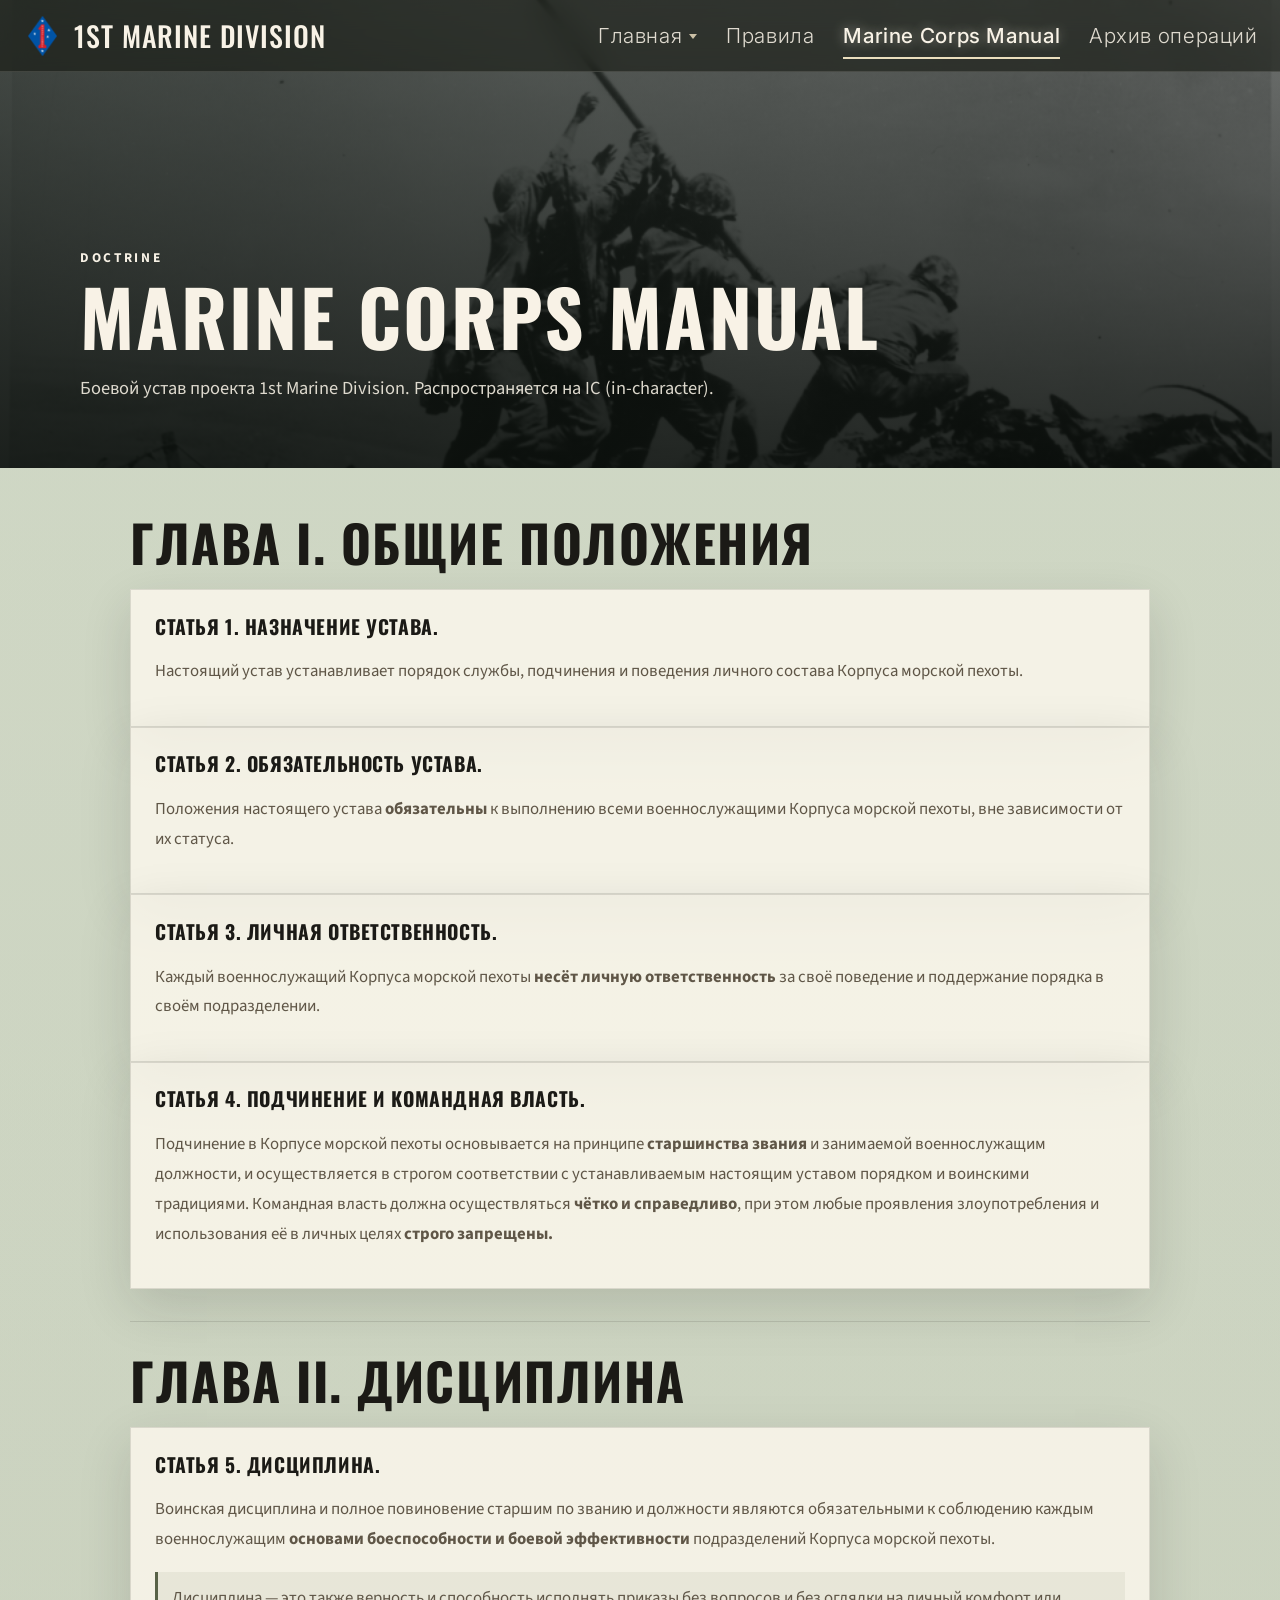
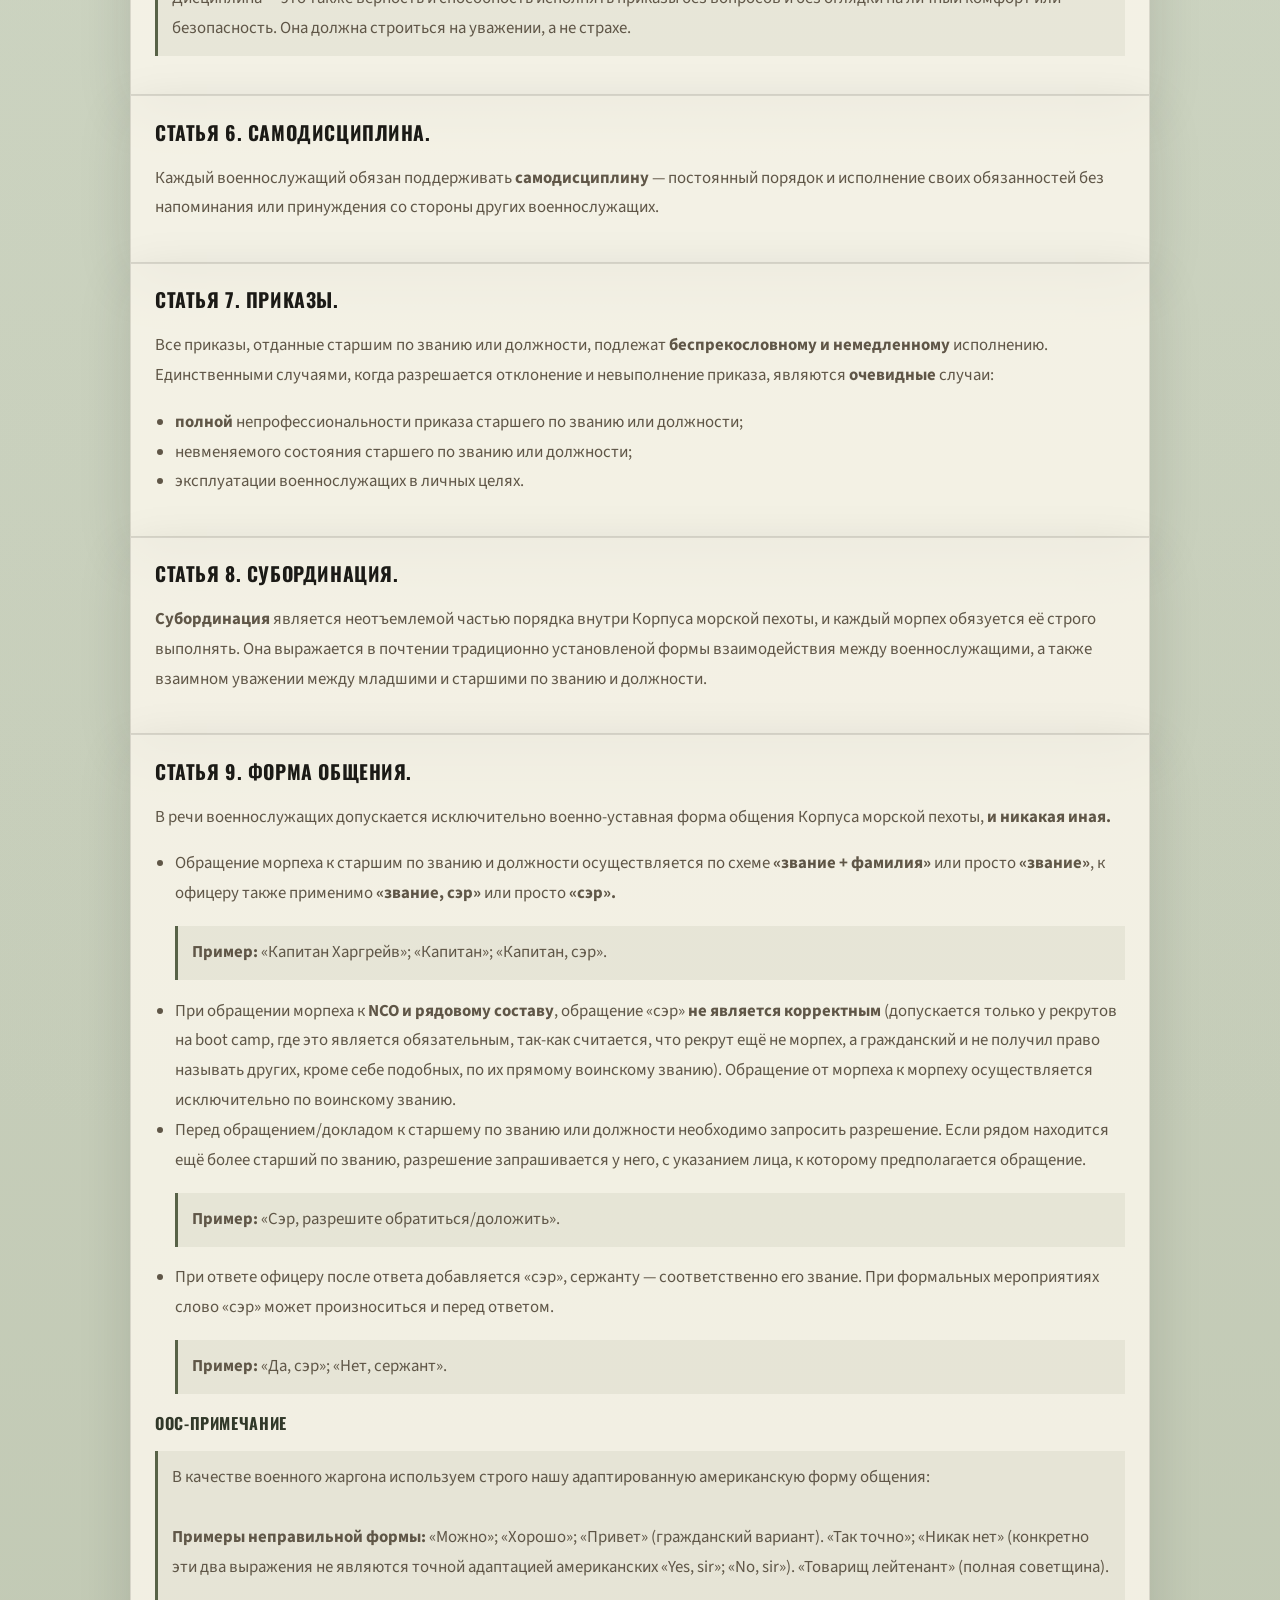
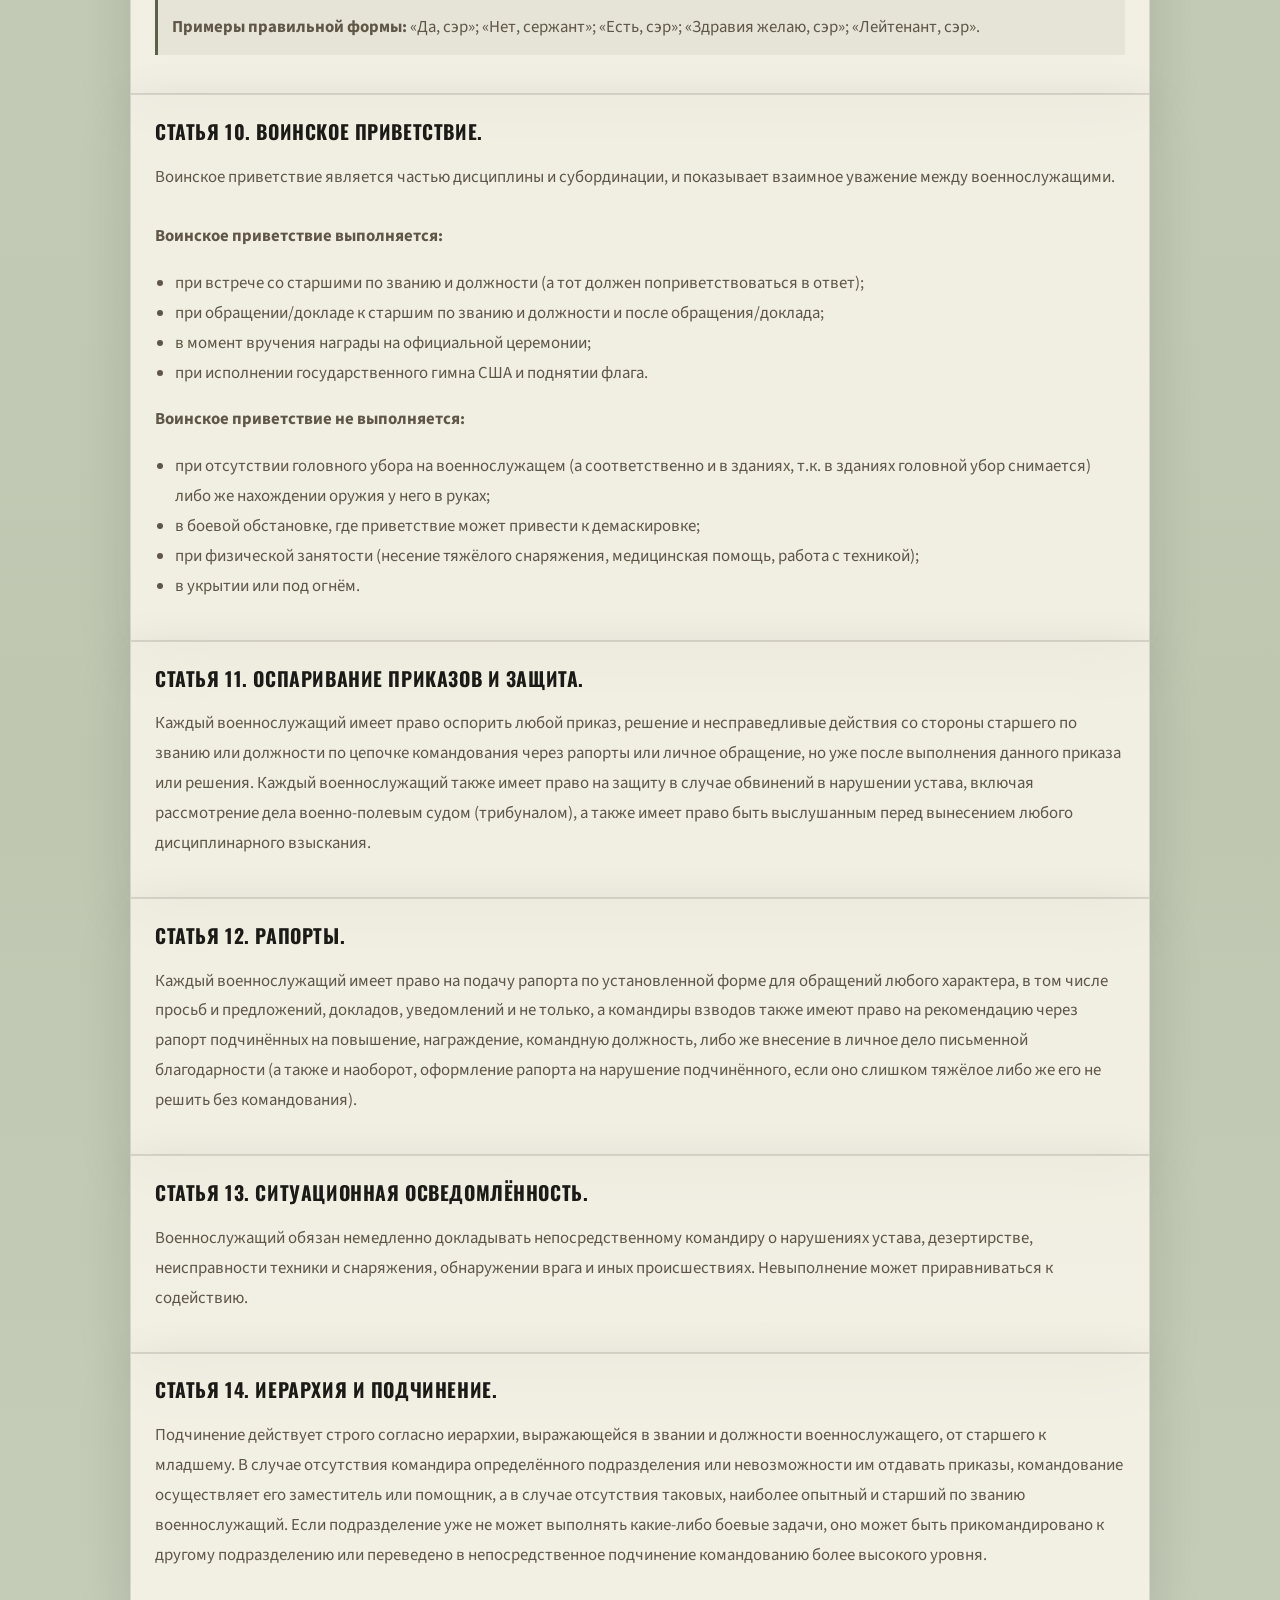
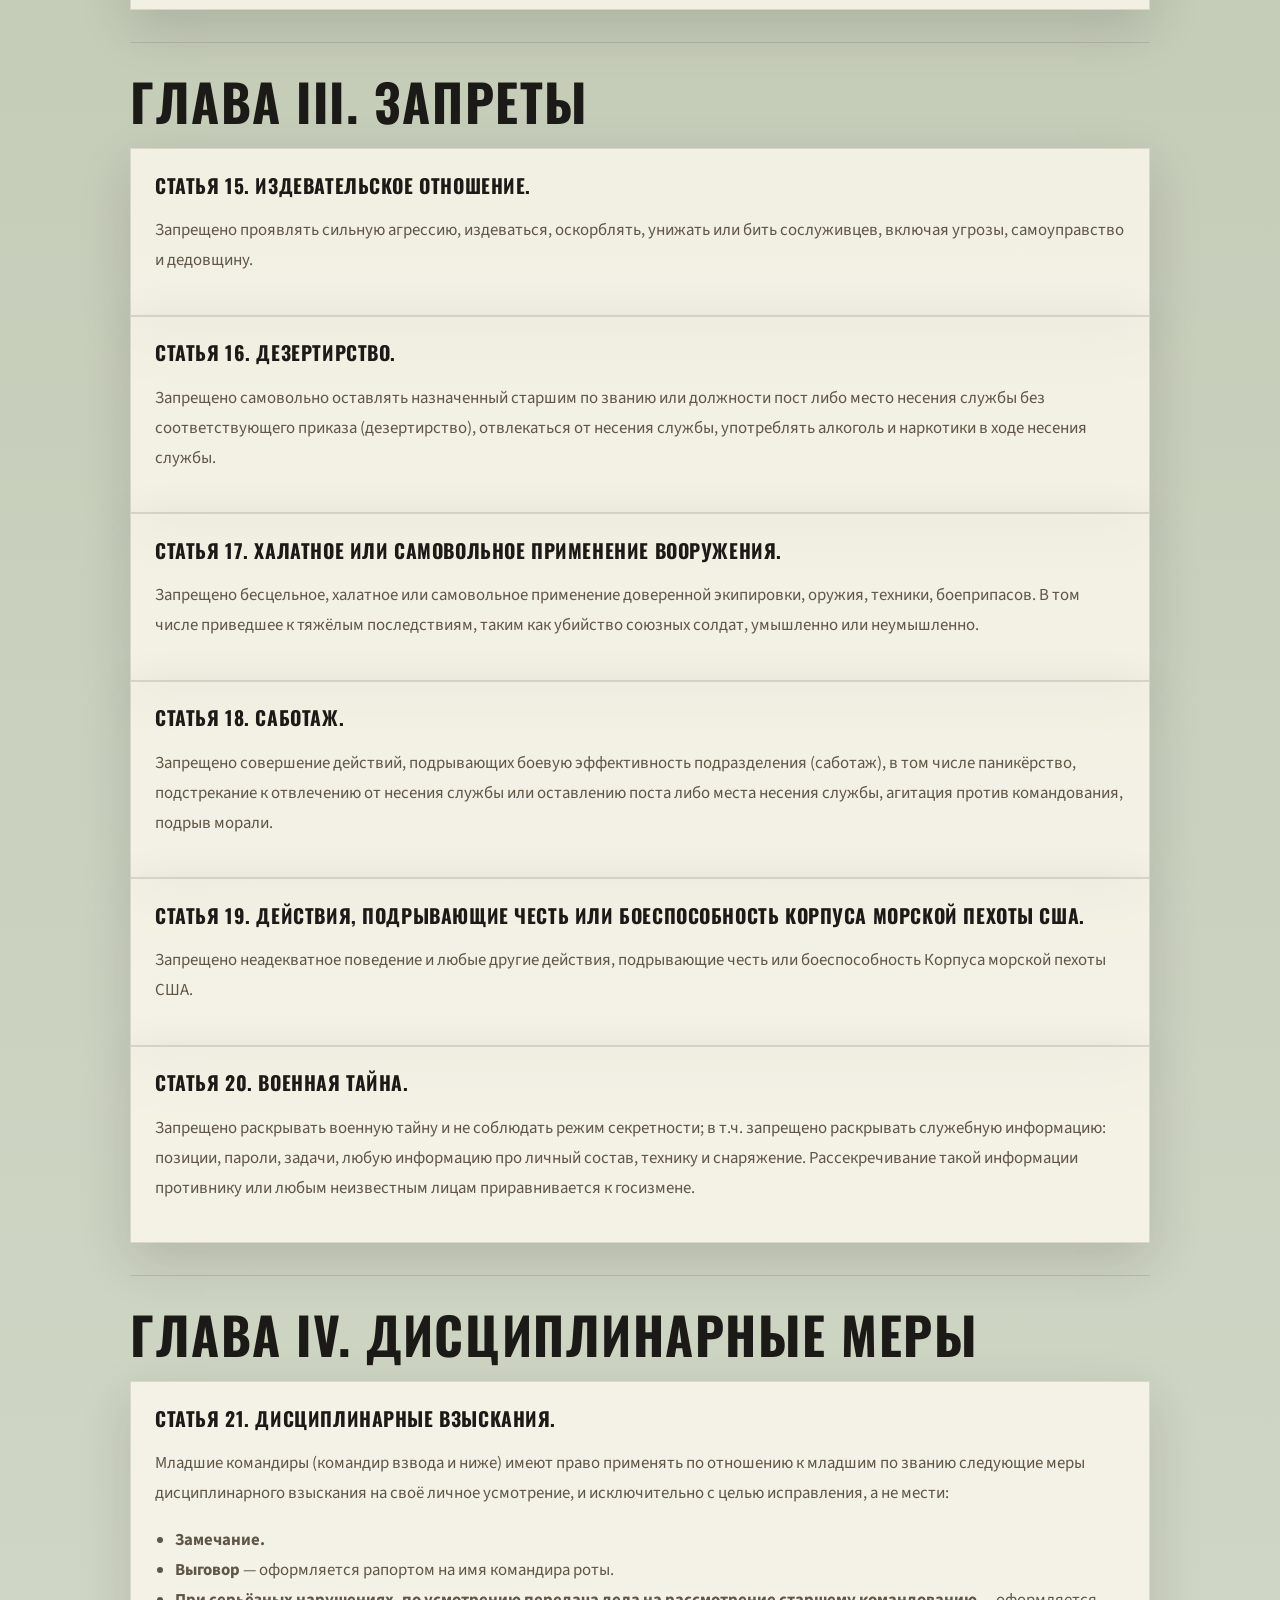
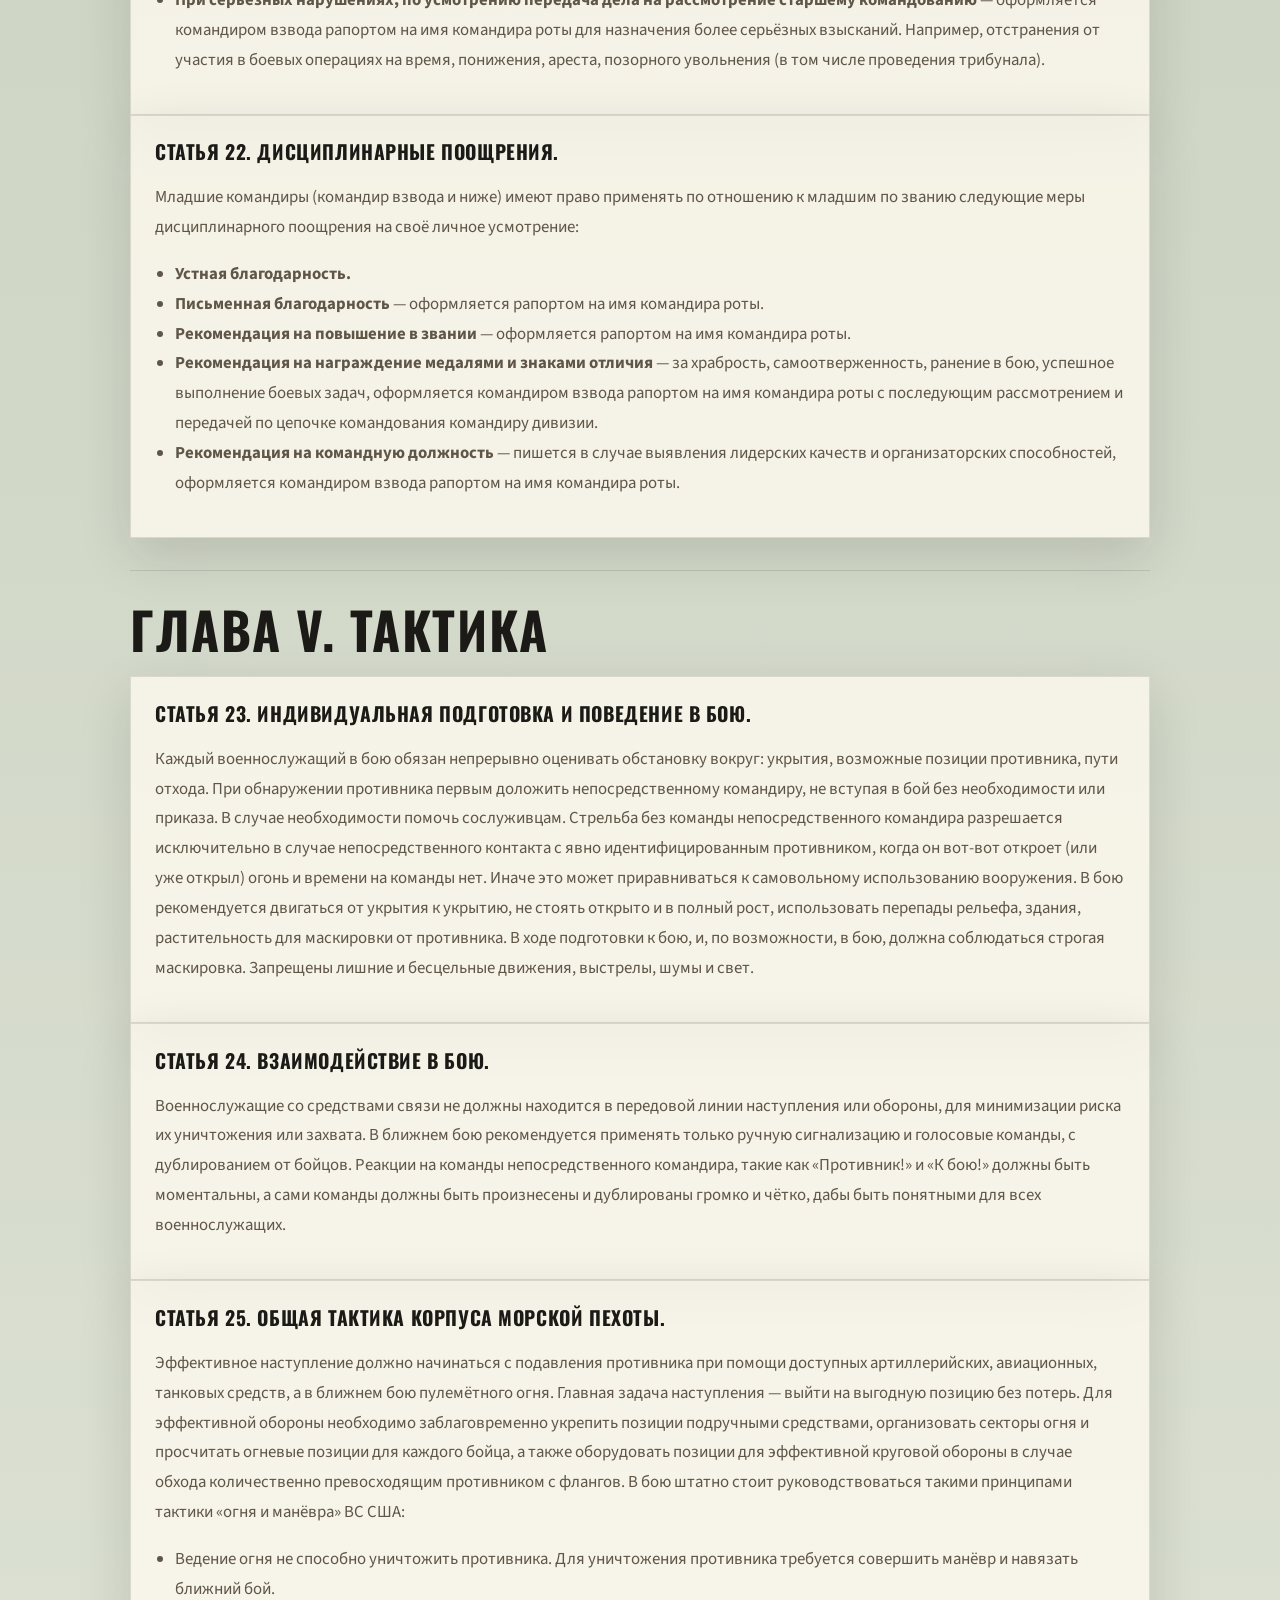
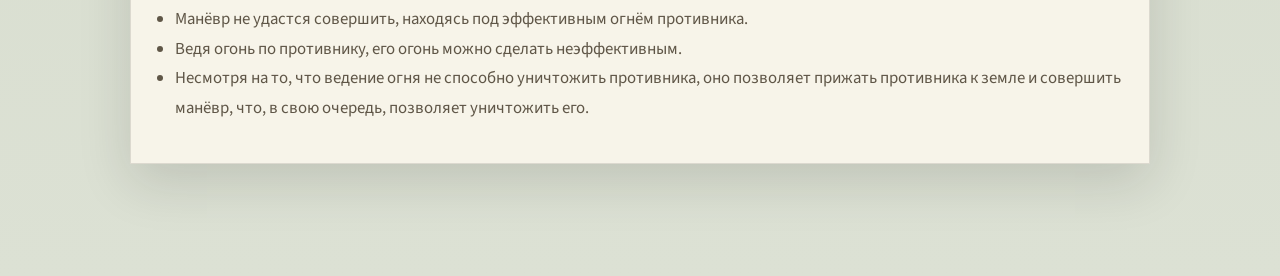
<file: manual.html>
<!DOCTYPE html>
<html lang="ru">
<head>
  <meta charset="UTF-8">
  <meta name="viewport" content="width=device-width, initial-scale=1.0">
  <title>Marine Corps Manual | 1st Marine Division</title>
  <link rel="icon" type="image/png" href="assets/favicon.png">
  <meta name="description" content="Marine Corps Manual для проекта 1st Marine Division.">
  <link rel="preconnect" href="https://fonts.googleapis.com">
  <link rel="preconnect" href="https://fonts.gstatic.com" crossorigin>
  <link
    href="https://fonts.googleapis.com/css2?family=Oswald:wght@400;500;600&family=Source+Sans+3:wght@400;500;600;700&display=swap"
    rel="stylesheet"
  >
  <link href="https://fonts.googleapis.com/css2?family=Alan+Sans:wght@300..900&family=Inter:ital,opsz,wght@0,14..32,100..900;1,14..32,100..900&family=Montserrat:ital,wght@0,100..900;1,100..900&family=Unbounded:wght@200..900&display=swap" rel="stylesheet">
  <link rel="stylesheet" href="styles.css">
</head>
<body class="page-manual">
  <nav class="site-nav">
    <a class="brand" href="index.html">
      <img
          class="brand-logo"
          src="assets/insignia.png"
          alt="Логотип 1st Marine Division"
        >
      <span>1st Marine Division</span>
    </a>
    <div class="nav-links">
      <div class="nav-group">
        <a class="nav-link" href="index.html">Главная</a>
        <div class="nav-dropdown">
            <a href="index.html">Главная</a>
            <a href="faq.html">FAQ</a>
            <a href="boot-camp.html">Как начать играть</a>
        </div>
      </div>
      <a class="nav-link nav-link-subpage" href="faq.html">FAQ</a>
      <a class="nav-link nav-link-subpage" href="boot-camp.html">Как начать играть</a>
      <a class="nav-link" href="rules.html">Правила</a>
      <a class="nav-link active" href="manual.html">Marine Corps Manual</a>
      <a class="nav-link" href="archive.html">Архив операций</a>
    </div>
  </nav>

  <header class="page-hero hero-manual">
    <div class="page-hero-content">
      <p class="page-kicker">Doctrine</p>
      <h1 class="page-title">Marine Corps Manual</h1>
      <p class="page-subtitle">
        Боевой устав проекта 1st Marine Division. Распространяется на IC (in-character).
      </p>
    </div>
  </header>

  <main class="page-main">
    <article class="rules-document">
        <section class="rules-section">
            <h2>ГЛАВА I. ОБЩИЕ ПОЛОЖЕНИЯ</h2>
            <article class="rule-block">
                <h3>Статья 1. Назначение устава.</h3>
                <p>Настоящий устав устанавливает порядок службы, подчинения и поведения личного состава Корпуса морской
                    пехоты.</p>
            </article>
            <article class="rule-block">
                <h3>Статья 2. Обязательность устава.</h3>
                <p>Положения настоящего устава <b>обязательны</b> к выполнению всеми военнослужащими Корпуса морской пехоты,
                    вне зависимости от их статуса.</p>
            </article>
            <article class="rule-block">
                <h3>Статья 3. Личная ответственность.</h3>
                <p>Каждый военнослужащий Корпуса морской пехоты <b>несёт личную ответственность</b> за своё поведение и
                    поддержание порядка в своём подразделении.</p>
            </article>
            <article class="rule-block">
                <h3>Статья 4. Подчинение и командная власть.</h3>
                <p>Подчинение в Корпусе морской пехоты основывается на принципе <b>старшинства звания</b> и занимаемой
                    военнослужащим должности, и осуществляется в строгом соответствии с устанавливаемым настоящим уставом
                    порядком и воинскими традициями. Командная власть должна осуществляться <b>чётко и справедливо</b>, при
                    этом любые проявления злоупотребления и использования её в личных целях <b>строго запрещены.</b></p>
            </article>
        </section>
        <section class="rules-section">
            <h2>ГЛАВА II. ДИСЦИПЛИНА</h2>
            <article class="rule-block">
                <h3>Статья 5. Дисциплина.</h3>
                <p>Воинская дисциплина и полное повиновение старшим по званию и должности являются обязательными к
                    соблюдению каждым военнослужащим <b>основами боеспособности и боевой эффективности</b> подразделений
                    Корпуса морской пехоты.</p>
                <p class="rule-note">Дисциплина — это также верность и способность исполнять приказы без вопросов и без
                    оглядки на личный комфорт или безопасность. Она должна строиться на уважении, а не страхе.</p>
            </article>
            <article class="rule-block">
                <h3>Статья 6. Самодисциплина.</h3>
                <p>
                    Каждый военнослужащий обязан поддерживать <b>самодисциплину</b> — постоянный порядок и исполнение своих
                    обязанностей без напоминания или принуждения со стороны других военнослужащих.
                </p>
            </article>
            <article class="rule-block">
                <h3>Статья 7. Приказы.</h3>
                <p>Все приказы, отданные старшим по званию или должности, подлежат <b>беспрекословному и немедленному</b>
                    исполнению. Единственными случаями, когда разрешается отклонение и невыполнение приказа, являются
                    <b>очевидные</b> случаи:
                    <ul>
                        <li><b>полной</b> непрофессиональности приказа старшего по званию или должности;</li>
                        <li>невменяемого состояния старшего по званию или должности;</li>
                        <li>эксплуатации военнослужащих в личных целях.</li>
                    </ul>
                </p>
            </article>
            <article class="rule-block">
                <h3>Статья 8. Субординация.</h3>
                <p><b>Субординация</b> является неотъемлемой частью порядка внутри Корпуса морской пехоты, и каждый морпех
                    обязуется её строго выполнять. Она выражается в почтении традиционно установленой формы взаимодействия
                    между военнослужащими, а также взаимном уважении между младшими и старшими по званию и должности.</p>
            </article>
            <article class="rule-block">
                <h3>Статья 9. Форма общения.</h3>
                <p>В речи военнослужащих допускается исключительно военно-уставная форма общения Корпуса морской пехоты,
                    <b>и никакая иная.</b>
                    <ul>
                        <li>Обращение морпеха к старшим по званию и должности осуществляется по схеме <b>«звание + фамилия»</b> или
                            просто <b>«звание»</b>, к офицеру также применимо <b>«звание, сэр»</b> или просто <b>«сэр».</b></li>
                            <p class="rule-note"><b>Пример:</b> «Капитан Харгрейв»; «Капитан»; «Капитан, сэр».</p>
                        <li>При обращении морпеха к <b>NCO и рядовому составу</b>, обращение «сэр» <b>не является корректным</b>
                            (допускается только у рекрутов на boot camp, где это является обязательным, так-как считается, что рекрут ещё не морпех, а гражданский и не получил право называть других, кроме себе подобных, по их прямому воинскому званию). Обращение от морпеха к морпеху осуществляется исключительно по воинскому званию.</li>
                        <li>Перед обращением/докладом к старшему по званию или должности необходимо запросить разрешение.
                            Если рядом находится ещё более старший по званию, разрешение запрашивается у него, с указанием лица, к которому предполагается обращение.</li>
                            <p class="rule-note"><b>Пример:</b> «Сэр, разрешите обратиться/доложить».</p>
                        <li>При ответе офицеру после ответа добавляется «сэр», сержанту — соответственно его звание. При
                            формальных мероприятиях слово «сэр» может произноситься и перед ответом.</li>
                            <p class="rule-note"><b>Пример:</b> «Да, сэр»; «Нет, сержант».</p>
                    </ul>
                    <h4>OOC-примечание</h4>
                    <p class="rule-note">
                        В качестве военного жаргона используем строго нашу адаптированную американскую форму общения:
                        <br></br><b>Примеры неправильной формы:</b> «Можно»; «Хорошо»; «Привет» (гражданский вариант). «Так
                        точно»; «Никак нет» (конкретно эти два выражения не являются точной адаптацией американских «Yes,
                        sir»; «No, sir»). «Товарищ лейтенант» (полная советщина).
                        <br></br><b>Примеры правильной формы:</b> «Да, сэр»; «Нет, сержант»; «Есть, сэр»; «Здравия желаю,
                        сэр»; «Лейтенант, сэр».
                    </p>
                </p>
            </article>
            <article class="rule-block">
                <h3>Статья 10. Воинское приветствие.</h3>
                <p>
                    Воинское приветствие является частью дисциплины и субординации, и показывает взаимное уважение между
                    военнослужащими.
                    <br></br><b>Воинское приветствие выполняется:</b>
                    <ul>
                        <li>при встрече со старшими по званию и должности (а тот должен поприветствоваться в ответ);</li>
                        <li>при обращении/докладе к старшим по званию и должности и после обращения/доклада;</li>
                        <li>в момент вручения награды на официальной церемонии;</li>
                        <li>при исполнении государственного гимна США и поднятии флага.</li>
                    </ul>
                    <p><b>Воинское приветствие не выполняется:</b></p>
                    <ul>
                        <li>при отсутствии головного убора на военнослужащем (а соответственно и в зданиях, т.к. в зданиях головной убор снимается) либо же нахождении оружия у него в руках;</li>
                        <li>в боевой обстановке, где приветствие может привести к демаскировке;</li>
                        <li>при физической занятости (несение тяжёлого снаряжения, медицинская помощь, работа с техникой);</li>
                        <li>в укрытии или под огнём.</li>
                    </ul>
                </p>
            </article>
            <article class="rule-block">
                <h3>Статья 11. Оспаривание приказов и защита.</h3>
                <p>
                    Каждый военнослужащий имеет право оспорить любой приказ, решение и несправедливые действия со стороны
                    старшего по званию или должности по цепочке командования через рапорты или личное обращение, но уже
                    после выполнения данного приказа или решения. Каждый военнослужащий также имеет право на защиту в
                    случае обвинений в нарушении устава, включая рассмотрение дела военно-полевым судом (трибуналом), а
                    также имеет право быть выслушанным перед вынесением любого дисциплинарного взыскания.
                </p>
            </article>
            <article class="rule-block">
                <h3>Статья 12. Рапорты.</h3>
                <p>
                    Каждый военнослужащий имеет право на подачу рапорта по установленной форме для обращений любого
                    характера, в том числе просьб и предложений, докладов, уведомлений и не только, а командиры взводов
                    также имеют право на рекомендацию через рапорт подчинённых на повышение, награждение, командную
                    должность, либо же внесение в личное дело письменной благодарности (а также и наоборот, оформление
                    рапорта на нарушение подчинённого, если оно слишком тяжёлое либо же его не решить без командования).
                </p>
            </article>
            <article class="rule-block">
                <h3>Статья 13. Ситуационная осведомлённость.</h3>
                <p>
                    Военнослужащий обязан немедленно докладывать непосредственному командиру о нарушениях устава,
                    дезертирстве, неисправности техники и снаряжения, обнаружении врага и иных происшествиях. Невыполнение
                    может приравниваться к содействию.
                </p>
            </article>
            <article class="rule-block">
                <h3>Статья 14. Иерархия и подчинение.</h3>
                <p>
                    Подчинение действует строго согласно иерархии, выражающейся в звании и должности военнослужащего,
                    от старшего к младшему. В случае отсутствия командира определённого подразделения или невозможности
                    им отдавать приказы, командование осуществляет его заместитель или помощник, а в случае отсутствия
                    таковых, наиболее опытный и старший по званию военнослужащий. Если подразделение уже не может выполнять
                    какие-либо боевые задачи, оно может быть прикомандировано к другому подразделению или переведено
                    в непосредственное подчинение командованию более высокого уровня.
                </p>
            </article>
        </section>
        <section class="rules-section">
            <h2>ГЛАВА III. Запреты</h2>
            <article class="rule-block">
                <h3>Статья 15. Издевательское отношение.</h3>
                <p>Запрещено проявлять сильную агрессию, издеваться, оскорблять, унижать или бить сослуживцев, включая
                    угрозы, самоуправство и дедовщину.</p>
            </article>
            <article class="rule-block">
                <h3>Статья 16. Дезертирство.</h3>
                <p>Запрещено самовольно оставлять назначенный старшим по званию или должности пост либо место несения
                    службы без соответствующего приказа (дезертирство), отвлекаться от несения службы, употреблять алкоголь
                    и наркотики в ходе несения службы.</p>
            </article>
            <article class="rule-block">
                <h3>Статья 17. Халатное или самовольное применение вооружения.</h3>
                <p>Запрещено бесцельное, халатное или самовольное применение доверенной экипировки, оружия, техники,
                    боеприпасов. В том числе приведшее к тяжёлым последствиям, таким как убийство союзных солдат,
                    умышленно или неумышленно.</p>
            </article>
            <article class="rule-block">
                <h3>Статья 18. Саботаж.</h3>
                <p>Запрещено совершение действий, подрывающих боевую эффективность подразделения (саботаж), в том числе
                    паникёрство, подстрекание к отвлечению от несения службы или оставлению поста либо места несения
                    службы, агитация против командования, подрыв морали.</p>
            </article>
            <article class="rule-block">
                <h3>Статья 19. Действия, подрывающие честь или боеспособность Корпуса морской пехоты США.</h3>
                <p>Запрещено неадекватное поведение и любые другие действия, подрывающие честь или боеспособность Корпуса
                    морской пехоты США.</p>
            </article>
            <article class="rule-block">
                <h3>Статья 20. Военная тайна.</h3>
                <p>Запрещено раскрывать военную тайну и не соблюдать режим секретности; в т.ч. запрещено раскрывать
                    служебную информацию: позиции, пароли, задачи, любую информацию про личный состав, технику и
                    снаряжение. Рассекречивание такой информации противнику или любым неизвестным лицам приравнивается
                    к госизмене.</p>
            </article>
        </section>
        <section class="rules-section">
            <h2>ГЛАВА IV. Дисциплинарные меры</h2>
            <article class="rule-block">
                <h3>Статья 21. Дисциплинарные взыскания.</h3>
                <p>Младшие командиры (командир взвода и ниже) имеют право применять по отношению к младшим по званию
                    следующие меры дисциплинарного взыскания на своё личное усмотрение, и исключительно с целью
                    исправления, а не мести:
                    <ul>
                        <li><b>Замечание.</li>
                        <li>Выговор</b> — оформляется рапортом на имя командира роты.</li>
                        <li><b>При серьёзных нарушениях, по усмотрению передача дела на рассмотрение старшему командованию</b> —
                            оформляется командиром взвода рапортом на имя командира роты для назначения более серьёзных
                            взысканий. Например, отстранения от участия в боевых операциях на время, понижения, ареста,
                            позорного увольнения (в том числе проведения трибунала).</li>
                    </ul>
                </p>
            </article>
            <article class="rule-block">
                <h3>Статья 22. Дисциплинарные поощрения.</h3>
                <p>Младшие командиры (командир взвода и ниже) имеют право применять по отношению к младшим по званию
                    следующие меры дисциплинарного поощрения на своё личное усмотрение:
                    <ul>
                        <li><b>Устная благодарность.</li>
                        <li>Письменная благодарность</b> — оформляется рапортом на имя командира роты.</li>
                        <li><b>Рекомендация на повышение в звании</b> — оформляется рапортом на имя командира роты.</li>
                        <li><b>Рекомендация на награждение медалями и знаками отличия</b> — за храбрость, самоотверженность,
                            ранение в бою, успешное выполнение боевых задач, оформляется командиром взвода рапортом на
                            имя командира роты с последующим рассмотрением и передачей по цепочке командования командиру дивизии.</li>
                        <li><b>Рекомендация на командную должность</b> — пишется в случае выявления лидерских качеств и
                            организаторских способностей, оформляется командиром взвода рапортом на имя командира роты.</li>
                    </ul>
                </p>
            </article>
        </section>
        <section class="rules-section">
            <h2>ГЛАВА V. Тактика</h2>
            <article class="rule-block">
                <h3>Статья 23. Индивидуальная подготовка и поведение в бою.</h3>
                <p>Каждый военнослужащий в бою обязан непрерывно оценивать обстановку вокруг: укрытия, возможные позиции
                    противника, пути отхода. При обнаружении противника первым доложить непосредственному командиру, не
                    вступая в бой без необходимости или приказа. В случае необходимости помочь сослуживцам.
                    Стрельба без команды непосредственного командира разрешается исключительно в случае непосредственного
                    контакта с явно идентифицированным противником, когда он вот-вот откроет (или уже открыл) огонь и
                    времени на команды нет. Иначе это может приравниваться к самовольному использованию вооружения.
                    В бою рекомендуется двигаться от укрытия к укрытию, не стоять открыто и в полный рост, использовать
                    перепады рельефа, здания, растительность для маскировки от противника.
                    В ходе подготовки к бою, и, по возможности, в бою, должна соблюдаться строгая маскировка. Запрещены
                    лишние и бесцельные движения, выстрелы, шумы и свет.
                </p>
            </article>
            <article class="rule-block">
                <h3>Статья 24. Взаимодействие в бою.</h3>
                <p>Военнослужащие со средствами связи не должны находится в передовой линии наступления или обороны, для
                    минимизации риска их уничтожения или захвата. В ближнем бою рекомендуется применять только ручную
                    сигнализацию и голосовые команды, с дублированием от бойцов.
                    Реакции на команды непосредственного командира, такие как «Противник!» и «К бою!» должны быть
                    моментальны, а сами команды должны быть произнесены и дублированы громко и чётко, дабы быть понятными
                    для всех военнослужащих.
                </p>
            </article>
            <article class="rule-block">
                <h3>Статья 25. Общая тактика Корпуса морской пехоты.</h3>
                <p>Эффективное наступление должно начинаться с подавления противника при помощи доступных артиллерийских,
                    авиационных, танковых средств, а в ближнем бою пулемётного огня. Главная задача наступления — выйти
                    на выгодную позицию без потерь.
                Для эффективной обороны необходимо заблаговременно укрепить позиции подручными средствами, организовать
                секторы огня и просчитать огневые позиции для каждого бойца, а также оборудовать позиции для эффективной
                круговой обороны в случае обхода количественно превосходящим противником с флангов.
                        
                    В бою штатно стоит руководствоваться такими принципами тактики «огня и манёвра» ВС США:
                    <ul>
                        <li>Ведение огня не способно уничтожить противника. Для уничтожения противника требуется совершить
                            манёвр и навязать ближний бой.</li>
                        <li>Манёвр не удастся совершить, находясь под эффективным огнём противника.</li>
                        <li>Ведя огонь по противнику, его огонь можно сделать неэффективным.</li>
                        <li>Несмотря на то, что ведение огня не способно уничтожить противника, оно позволяет прижать
                            противника к земле и совершить манёвр, что, в свою очередь, позволяет уничтожить его.</li>
                    </ul>
                </p>
            </article>
        </section>
    </article>
  </main>
</body>
</html>
</file>
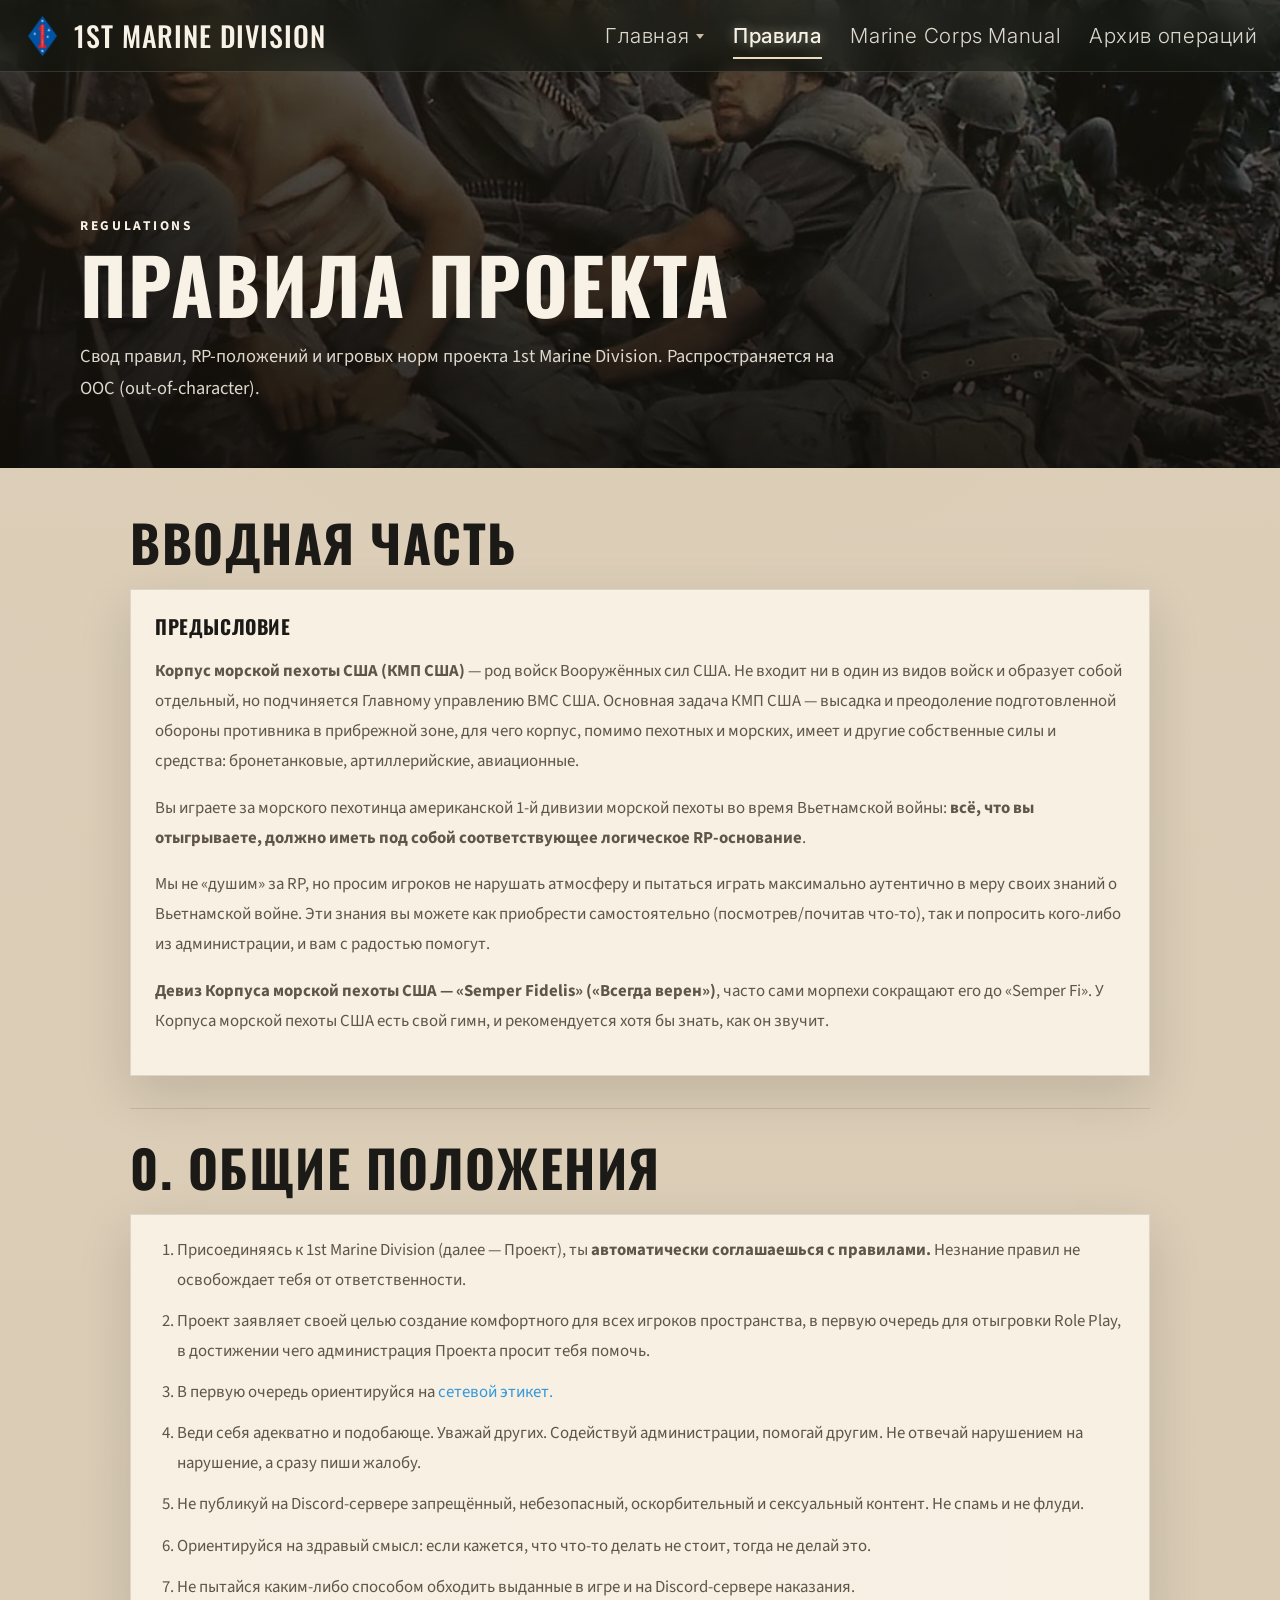
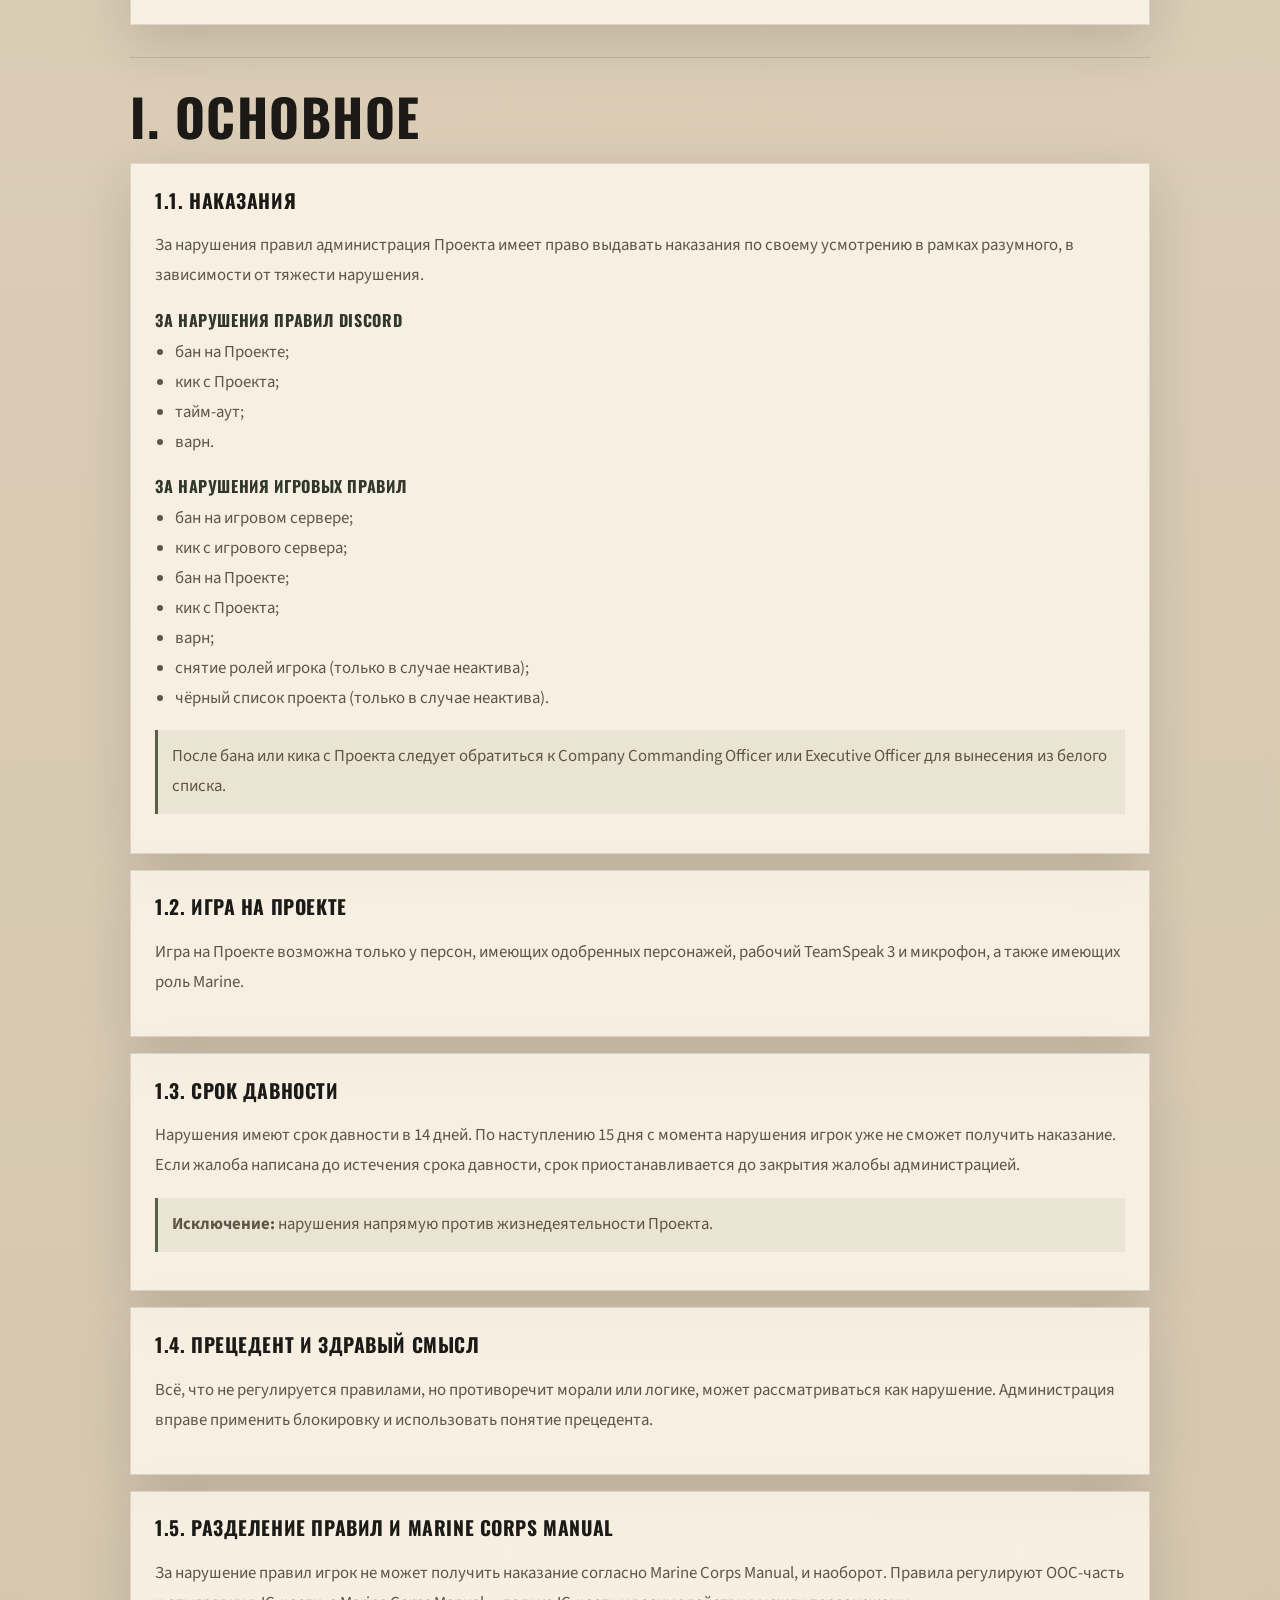
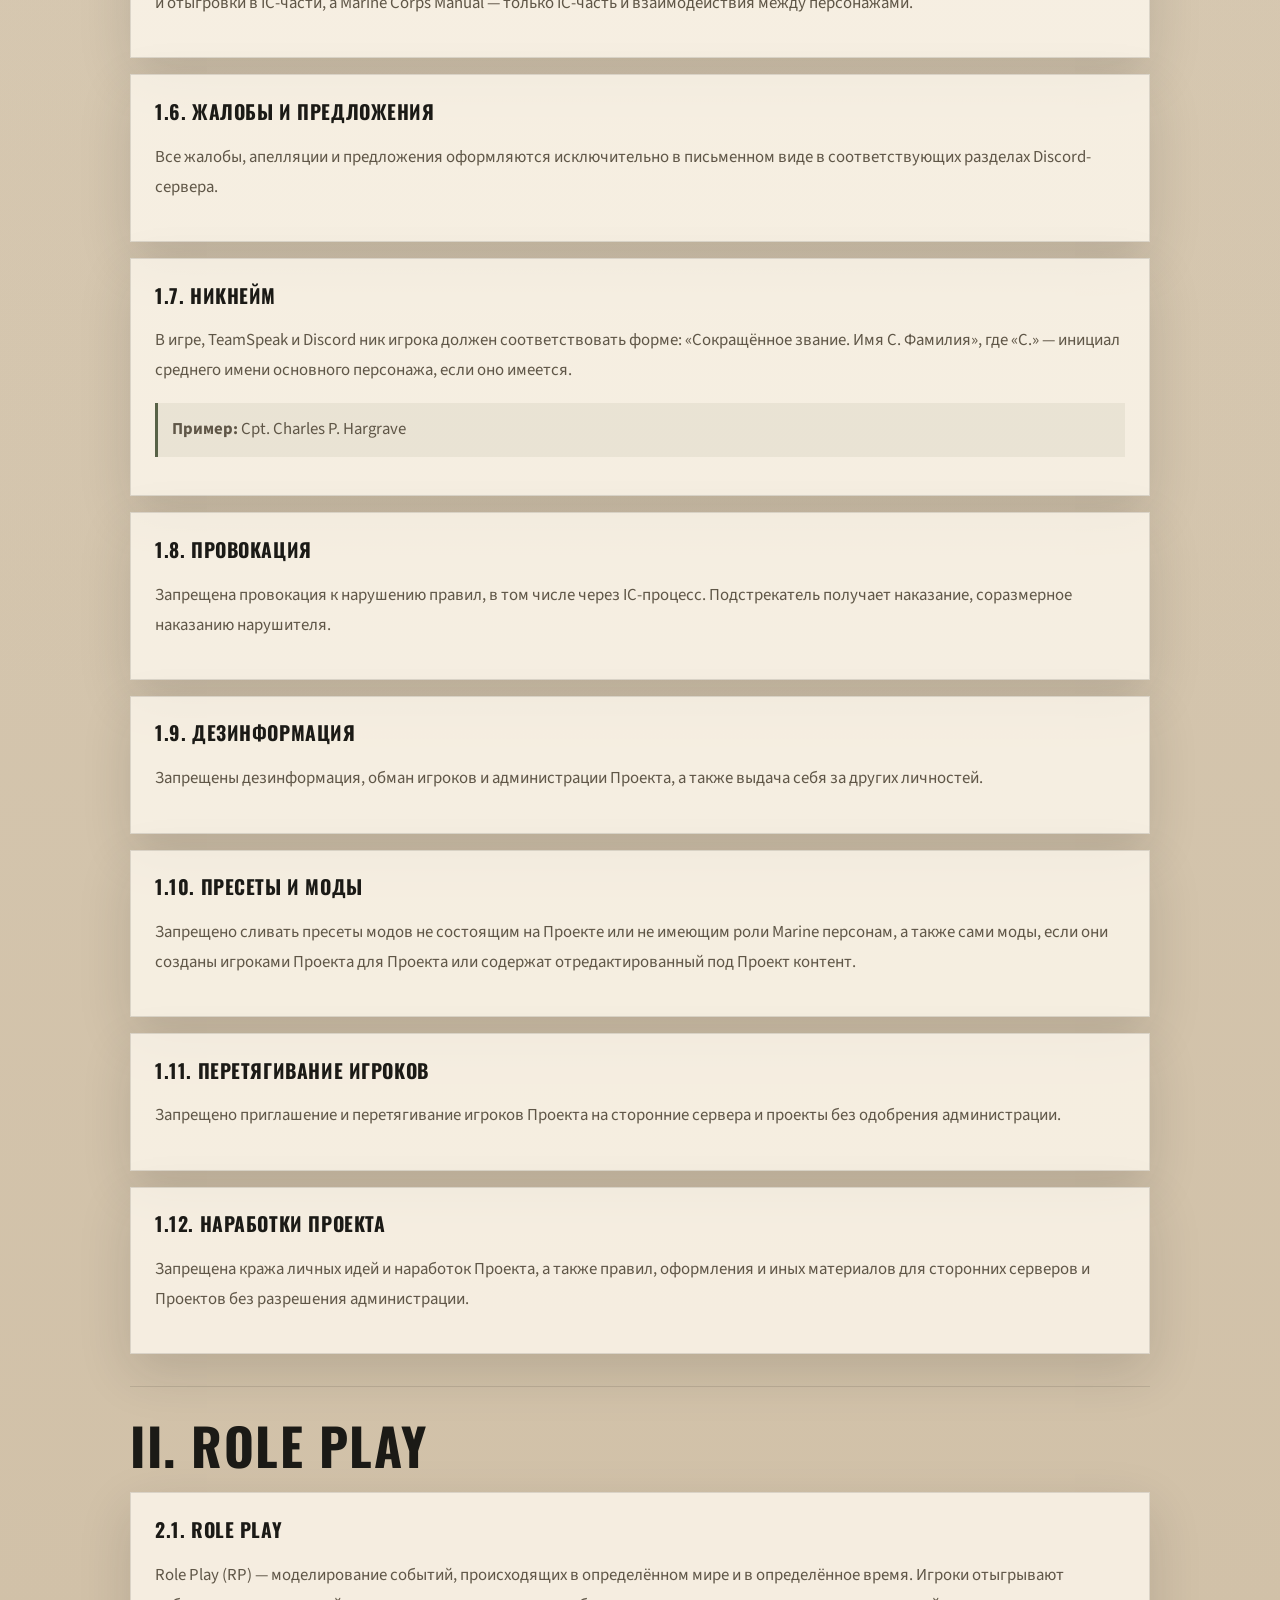
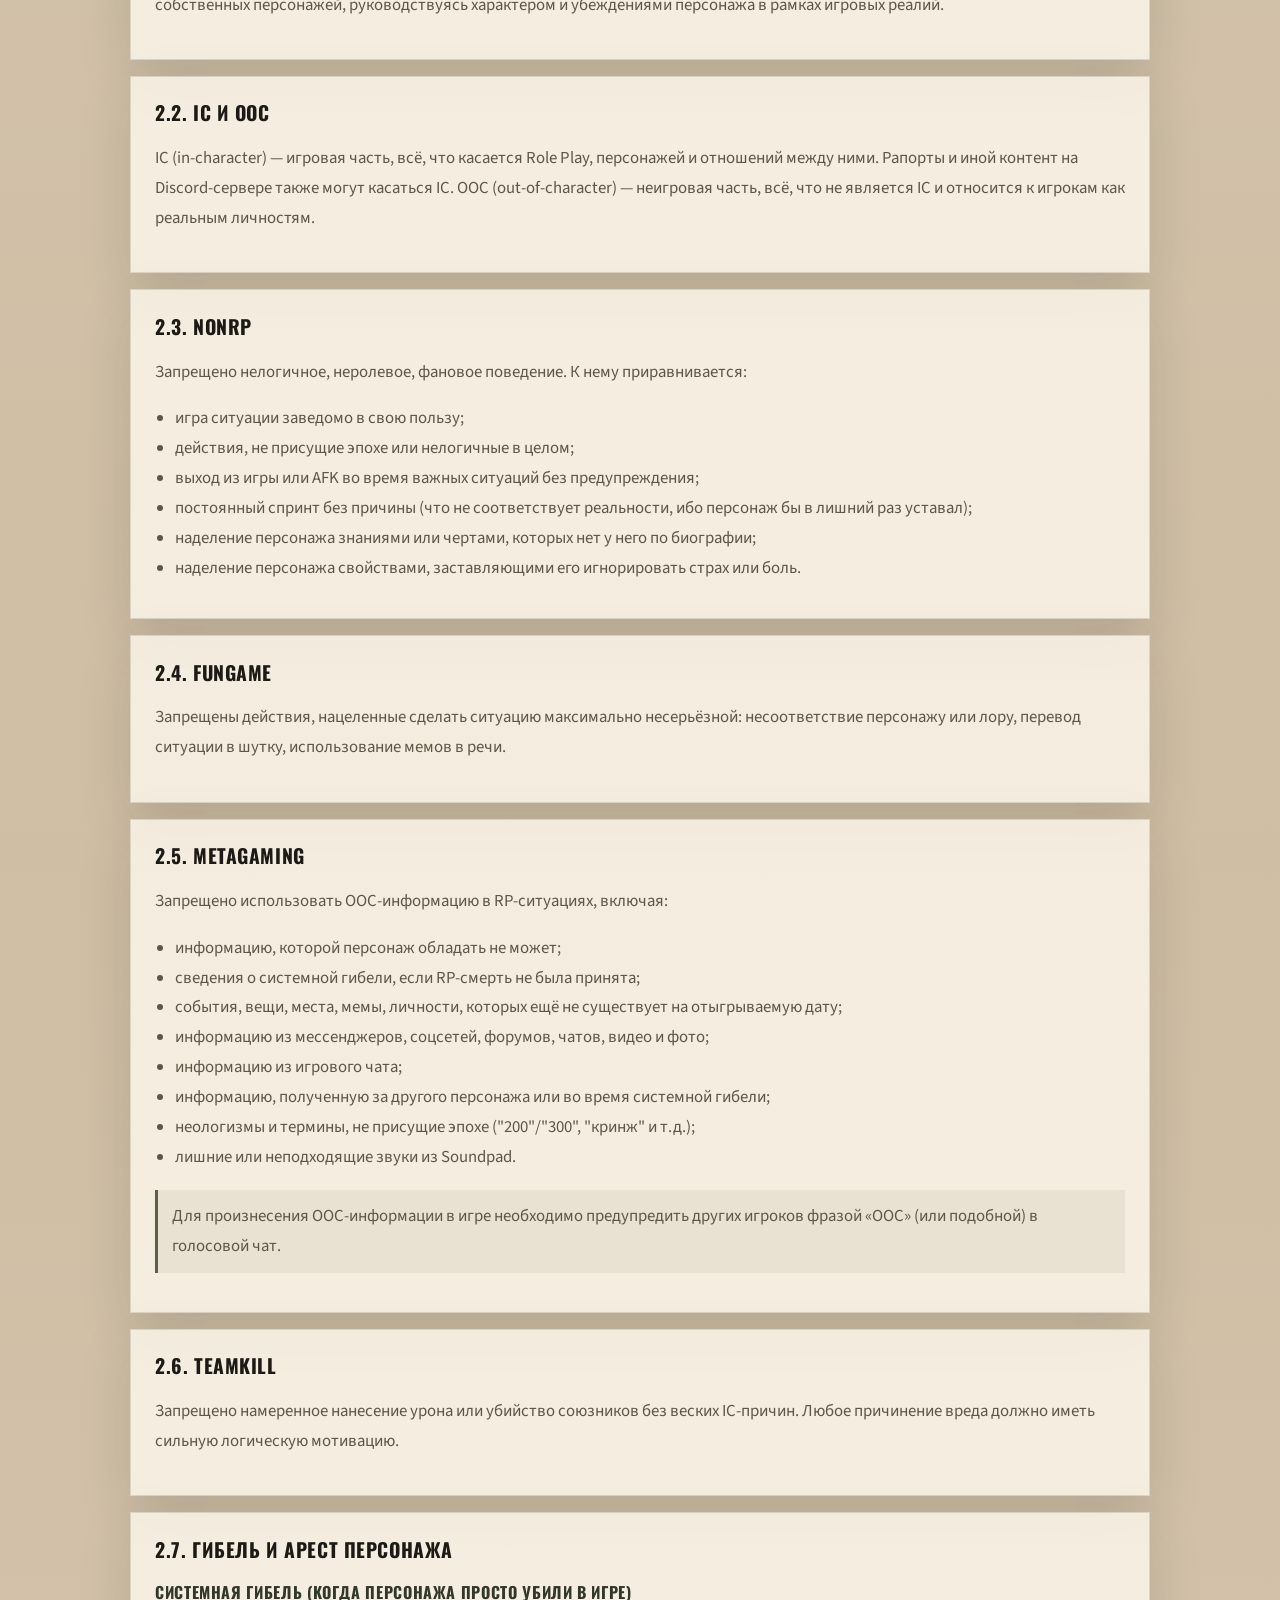
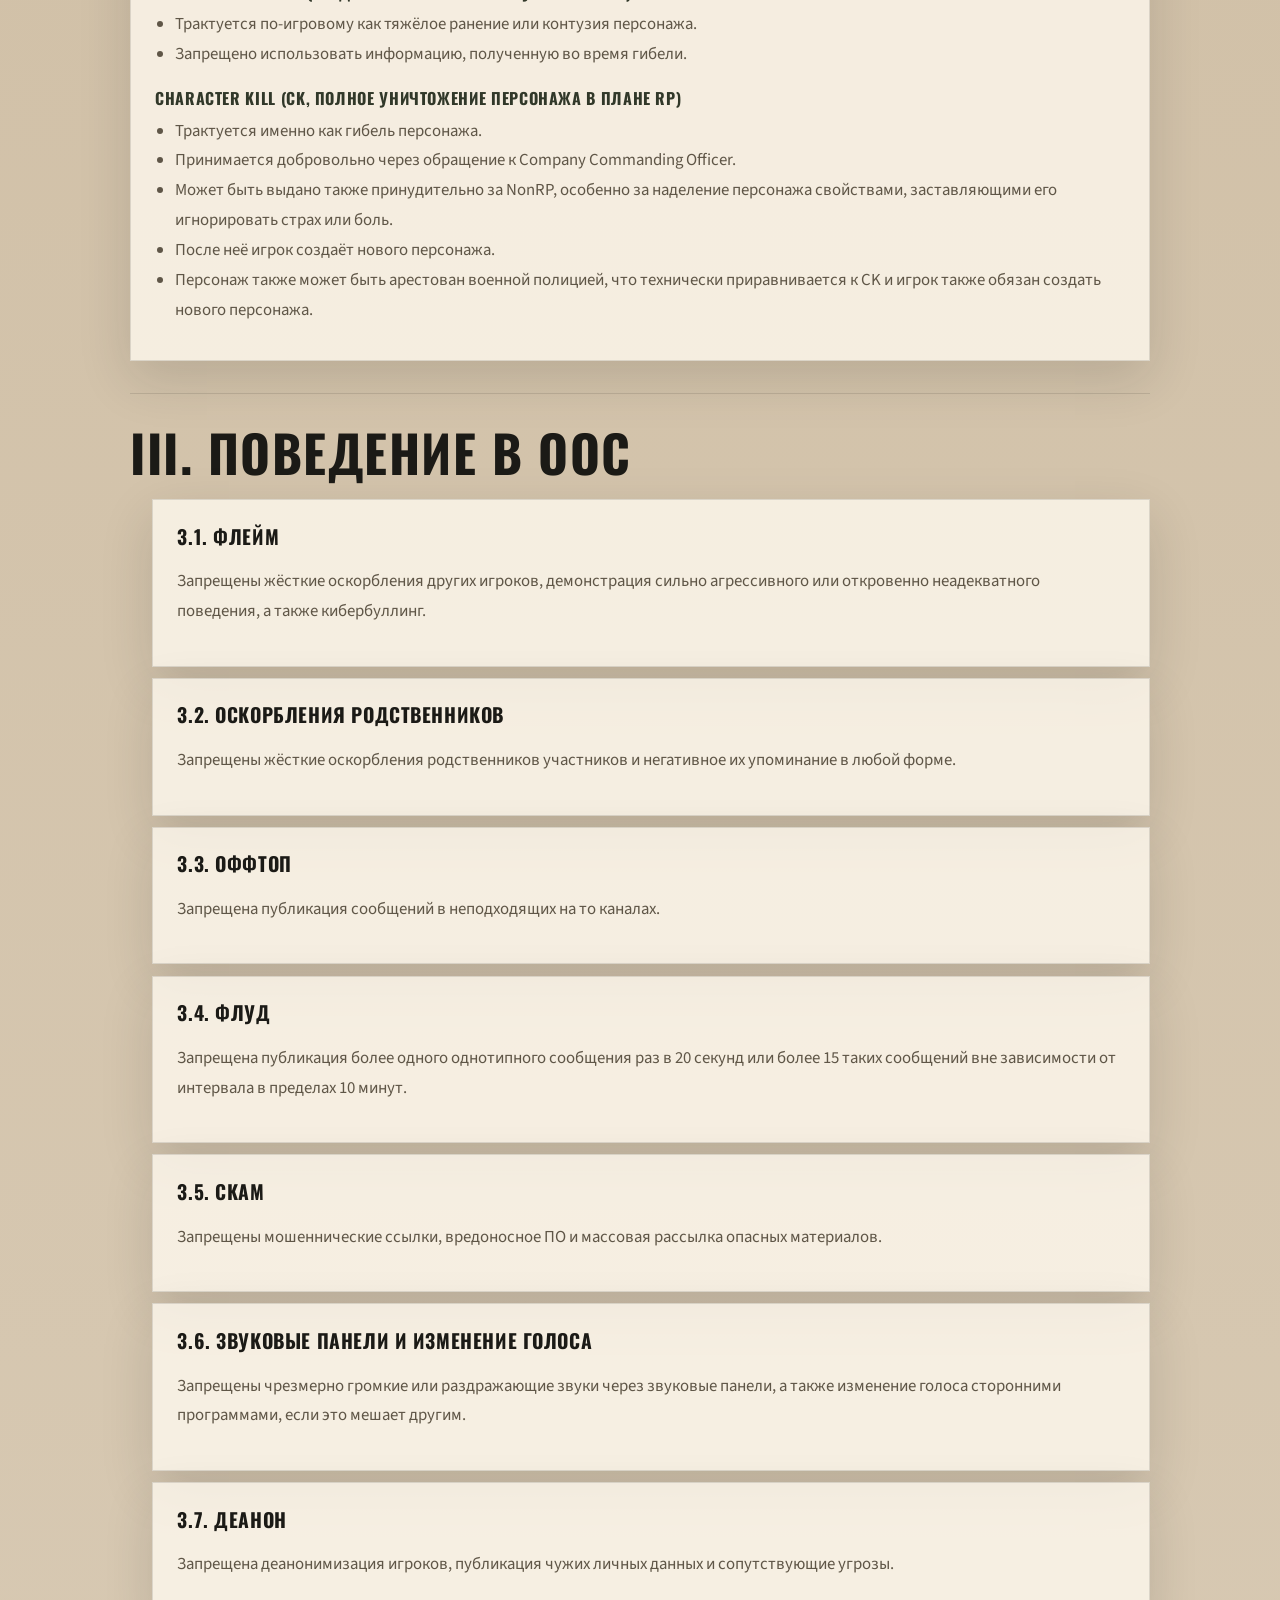
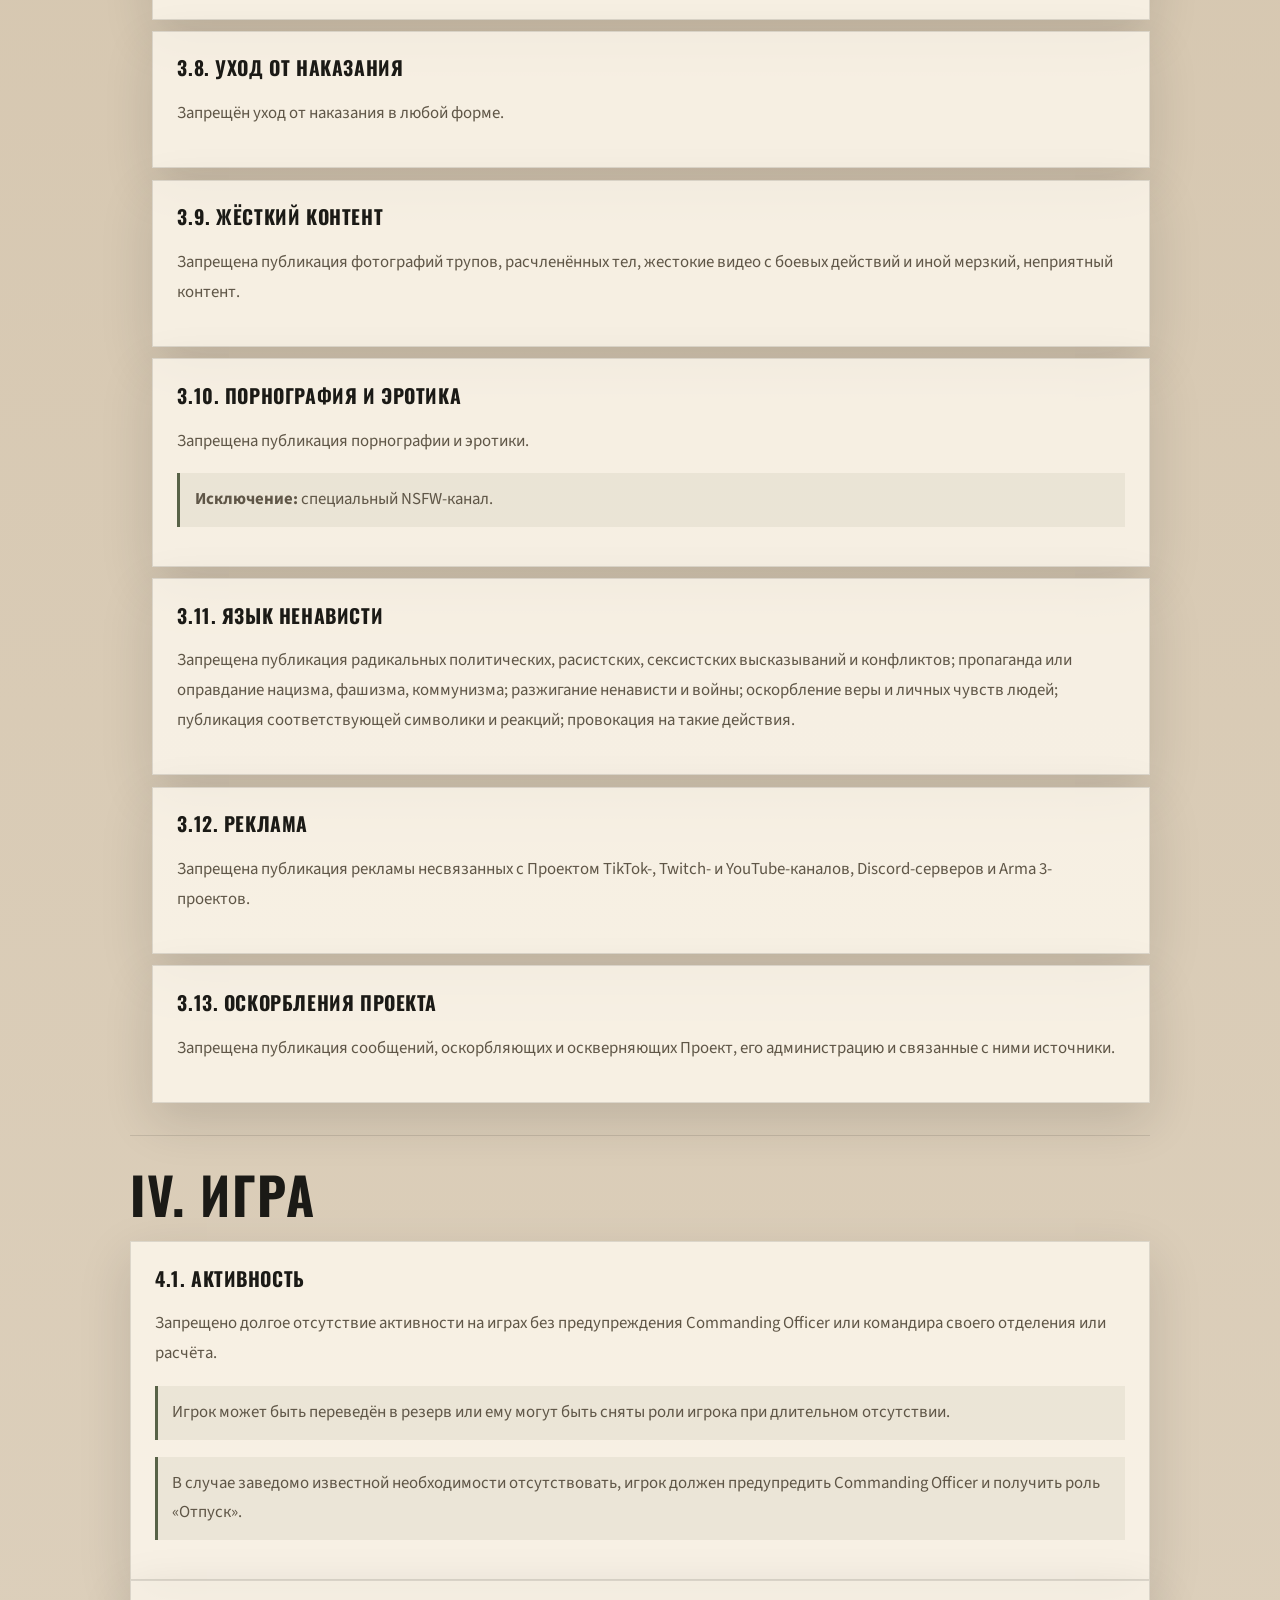
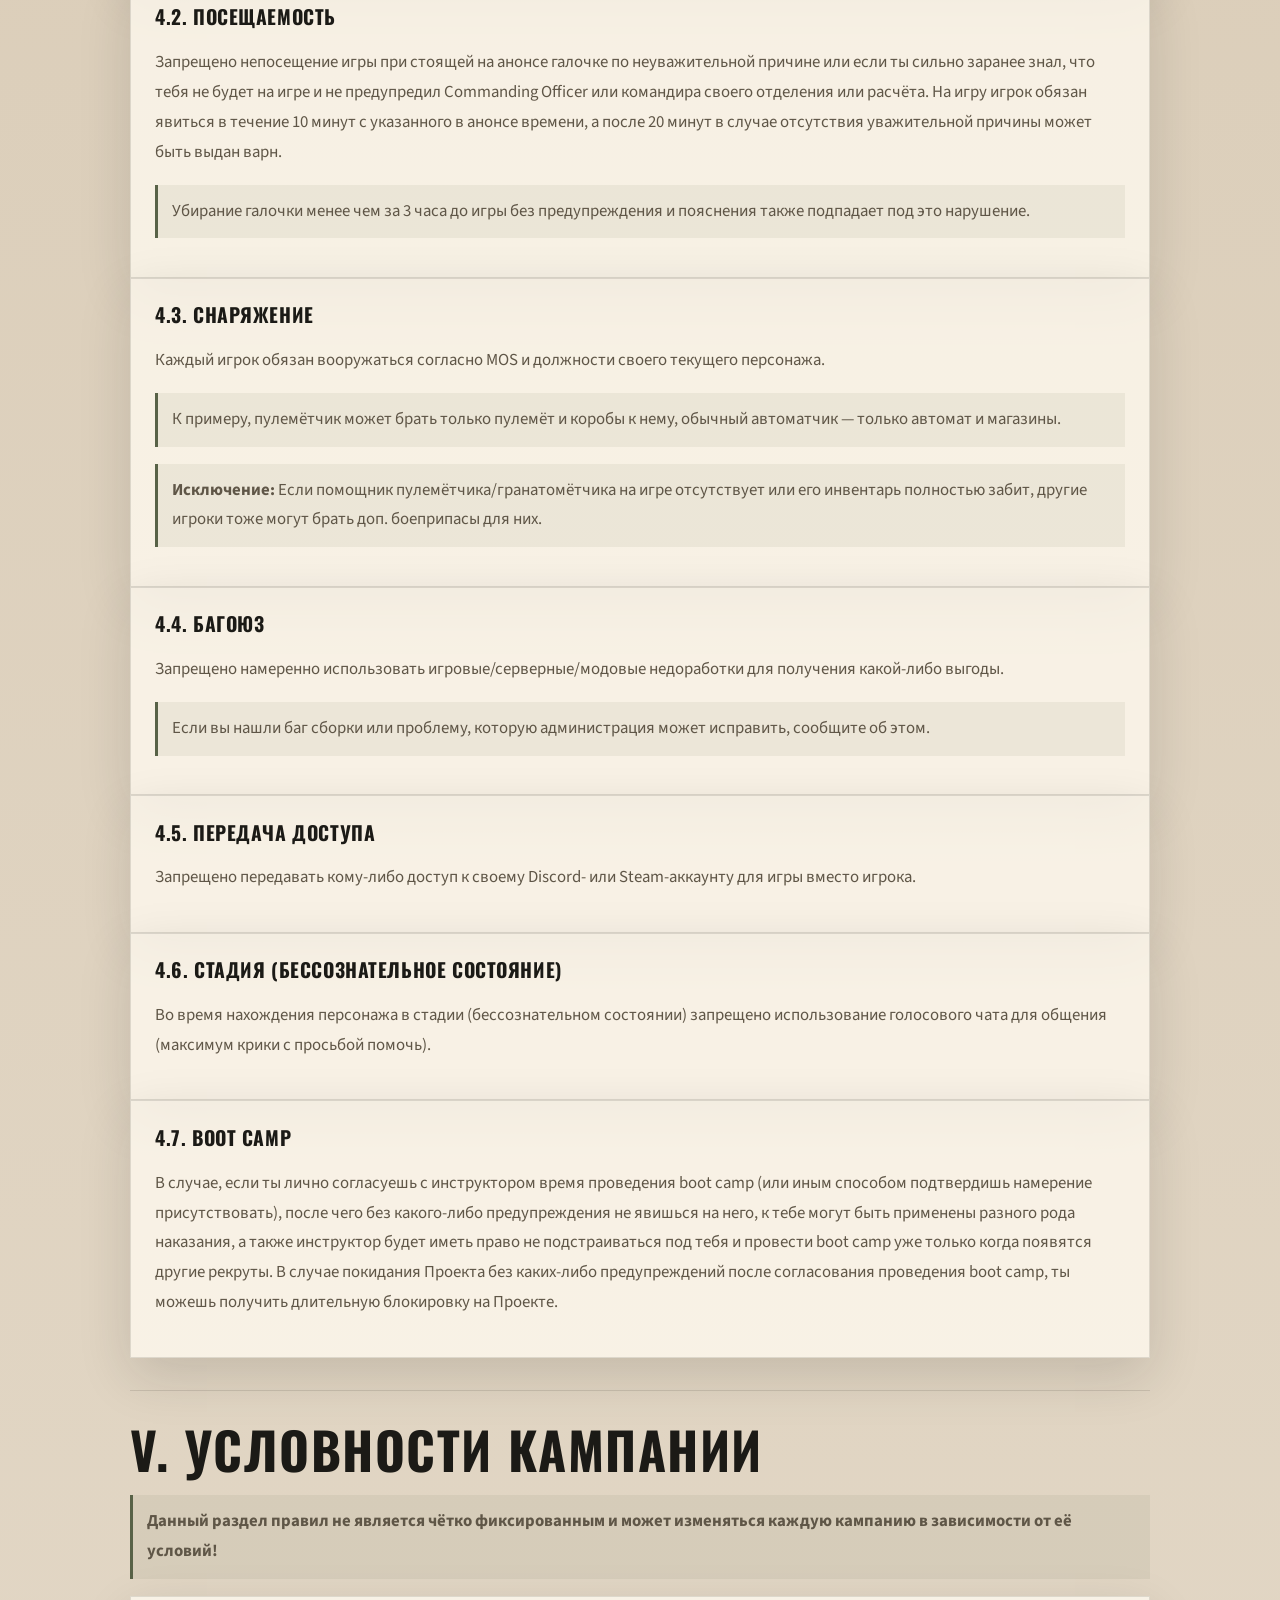
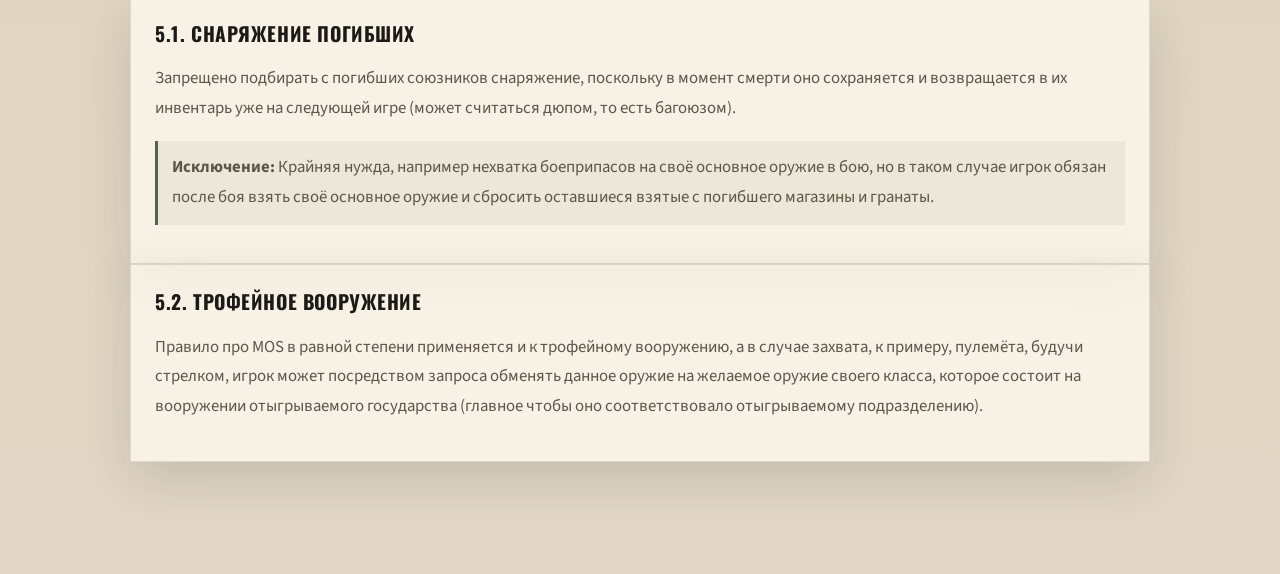
<file: rules.html>
<!DOCTYPE html>
<html lang="ru">
<head>
  <meta charset="UTF-8">
  <meta name="viewport" content="width=device-width, initial-scale=1.0">
  <title>Правила | 1st Marine Division</title>
  <link rel="icon" type="image/png" href="assets/favicon.png">
  <meta name="description" content="Полный свод правил проекта 1st Marine Division по Arma 3.">
  <link rel="preconnect" href="https://fonts.googleapis.com">
  <link rel="preconnect" href="https://fonts.gstatic.com" crossorigin>
  <link
    href="https://fonts.googleapis.com/css2?family=Oswald:wght@400;500;600&family=Source+Sans+3:wght@400;500;600;700&display=swap"
    rel="stylesheet"
  >
  <link href="https://fonts.googleapis.com/css2?family=Alan+Sans:wght@300..900&family=Inter:ital,opsz,wght@0,14..32,100..900;1,14..32,100..900&family=Montserrat:ital,wght@0,100..900;1,100..900&family=Unbounded:wght@200..900&display=swap" rel="stylesheet">
  <link rel="stylesheet" href="styles.css">
</head>
<body class="page-rules">
  <nav class="site-nav">
    <a class="brand" href="index.html">
      <img
          class="brand-logo"
          src="assets/insignia.png"
          alt="Логотип 1st Marine Division"
        >
      <span>1st Marine Division</span>
    </a>
    <div class="nav-links">
      <div class="nav-group">
        <a class="nav-link" href="index.html">Главная</a>
        <div class="nav-dropdown">
            <a href="index.html">Главная</a>
            <a href="faq.html">FAQ</a>
            <a href="boot-camp.html">Как начать играть</a>
        </div>
      </div>
      <a class="nav-link nav-link-subpage" href="faq.html">FAQ</a>
      <a class="nav-link nav-link-subpage" href="boot-camp.html">Как начать играть</a>
      <a class="nav-link active" href="rules.html">Правила</a>
      <a class="nav-link" href="manual.html">Marine Corps Manual</a>
      <a class="nav-link" href="archive.html">Архив операций</a>
    </div>
  </nav>

  <header class="page-hero hero-rules">
    <div class="page-hero-content">
      <p class="page-kicker">Regulations</p>
      <h1 class="page-title">Правила проекта</h1>
      <p class="page-subtitle">
        Свод правил, RP-положений и игровых норм проекта 1st Marine Division. Распространяется на OOC (out-of-character).
      </p>
    </div>
  </header>

  <main class="page-main">
    <article class="rules-document">
      <section class="rules-section">
        <h2>Вводная часть</h2>
        <article class="rule-block">
            <h3>Предысловие</h3>
            <p>
                <b>Корпус морской пехоты США (КМП США)</b> — род войск Вооружённых сил США. Не входит ни в один из видов войск
                и образует собой отдельный, но подчиняется Главному управлению ВМС США. Основная задача КМП США — высадка
                и преодоление подготовленной обороны противника в прибрежной зоне, для чего корпус, помимо пехотных и
                морских, имеет и другие собственные силы и средства: бронетанковые, артиллерийские, авиационные.
                </p>
                <p>
                Вы играете за морского пехотинца американской 1-й дивизии морской пехоты во время Вьетнамской войны: <b>всё,
                что вы отыгрываете, должно иметь под собой соответствующее логическое RP-основание</b>.
                </p>
                <p>
                Мы не «душим» за RP, но просим игроков не нарушать атмосферу и пытаться играть максимально аутентично в меру своих
                знаний о Вьетнамской войне. Эти знания вы можете как приобрести самостоятельно
                (посмотрев/почитав что-то), так и попросить кого-либо из администрации, и вам с радостью помогут.
                </p>
                <p>
                <b>Девиз Корпуса морской пехоты США — «Semper Fidelis» («Всегда верен»)</b>, часто сами морпехи сокращают его до «Semper Fi».
                У Корпуса морской пехоты США есть свой гимн, и рекомендуется хотя бы знать, как он звучит.
                </p>
            </p>
        </article>
      </section>

      <section class="rules-section">
        <h2>0. Общие положения</h2>
        <article class="rule-block">
            <ol class="rules-numbered">
                <li>Присоединяясь к 1st Marine Division (далее — Проект), ты <b>автоматически соглашаешься с правилами.</b> Незнание правил не освобождает тебя от ответственности.</li>
                <li>Проект заявляет своей целью создание комфортного для всех игроков пространства, в первую очередь для отыгровки Role Play, в достижении чего администрация Проекта просит тебя помочь.</li>
                <li>В первую очередь ориентируйся на <a href="https://ru.wikipedia.org/wiki/%D0%A1%D0%B5%D1%82%D0%B5%D0%B2%D0%BE%D0%B9_%D1%8D%D1%82%D0%B8%D0%BA%D0%B5%D1%82">сетевой этикет.</a></li>
                <li>Веди себя адекватно и подобающе. Уважай других. Содействуй администрации, помогай другим. Не отвечай нарушением на нарушение, а сразу пиши жалобу.</li>
                <li>Не публикуй на Discord-сервере запрещённый, небезопасный, оскорбительный и сексуальный контент. Не спамь и не флуди.</li>
                <li>Ориентируйся на здравый смысл: если кажется, что что-то делать не стоит, тогда не делай это.</li>
                <li>Не пытайся каким-либо способом обходить выданные в игре и на Discord-сервере наказания.</li>
            </ol>
        </article>
      </section>

      <section class="rules-section">
        <h2>I. Основное</h2>
        <div class="rules-list">
        <article class="rule-block">
          <h3>1.1. Наказания</h3>
            <p>За нарушения правил администрация Проекта имеет право выдавать наказания по своему усмотрению в рамках разумного, в зависимости от тяжести нарушения.</p>
            <h4>За нарушения правил Discord</h4>
            <ul>
              <li>бан на Проекте;</li>
              <li>кик с Проекта;</li>
              <li>тайм-аут;</li>
              <li>варн.</li>
            </ul>
            <h4>За нарушения игровых правил</h4>
            <ul>
              <li>бан на игровом сервере;</li>
              <li>кик с игрового сервера;</li>
              <li>бан на Проекте;</li>
              <li>кик с Проекта;</li>
              <li>варн;</li>
              <li>снятие ролей игрока (только в случае неактива);</li>
              <li>чёрный список проекта (только в случае неактива).</li>
            </ul>
            <p class="rule-note">После бана или кика с Проекта следует обратиться к Company Commanding Officer или Executive Officer для вынесения из белого списка.</p>
          </article>
          <article class="rule-block"><h3>1.2. Игра на Проекте</h3><p>Игра на Проекте возможна только у персон, имеющих одобренных персонажей, рабочий TeamSpeak 3 и микрофон, а также имеющих роль Marine.</p></article>
          <article class="rule-block"><h3>1.3. Срок давности</h3><p>Нарушения имеют срок давности в 14 дней. По наступлению 15 дня с момента нарушения игрок уже не сможет получить наказание. Если жалоба написана до истечения срока давности, срок приостанавливается до закрытия жалобы администрацией.</p><p class="rule-note"><b>Исключение:</b> нарушения напрямую против жизнедеятельности Проекта.</p></article>
          <article class="rule-block"><h3>1.4. Прецедент и здравый смысл</h3><p>Всё, что не регулируется правилами, но противоречит морали или логике, может рассматриваться как нарушение. Администрация вправе применить блокировку и использовать понятие прецедента.</p></article>
          <article class="rule-block"><h3>1.5. Разделение правил и Marine Corps Manual</h3><p>За нарушение правил игрок не может получить наказание согласно Marine Corps Manual, и наоборот. Правила регулируют OOC-часть и отыгровки в IC-части, а Marine Corps Manual — только IC-часть и взаимодействия между персонажами.</p></article>
          <article class="rule-block"><h3>1.6. Жалобы и предложения</h3><p>Все жалобы, апелляции и предложения оформляются исключительно в письменном виде в соответствующих разделах Discord-сервера.</p></article>
          <article class="rule-block"><h3>1.7. Никнейм</h3><p>В игре, TeamSpeak и Discord ник игрока должен соответствовать форме: «Сокращённое звание. Имя С. Фамилия», где «С.» — инициал среднего имени основного персонажа, если оно имеется.</p><p class="rule-note"><b>Пример:</b> Cpt. Charles P. Hargrave</p></article>
          <article class="rule-block"><h3>1.8. Провокация</h3><p>Запрещена провокация к нарушению правил, в том числе через IC-процесс. Подстрекатель получает наказание, соразмерное наказанию нарушителя.</p></article>
          <article class="rule-block"><h3>1.9. Дезинформация</h3><p>Запрещены дезинформация, обман игроков и администрации Проекта, а также выдача себя за других личностей.</p></article>
          <article class="rule-block"><h3>1.10. Пресеты и моды</h3><p>Запрещено сливать пресеты модов не состоящим на Проекте или не имеющим роли Marine персонам, а также сами моды, если они созданы игроками Проекта для Проекта или содержат отредактированный под Проект контент.</p></article>
          <article class="rule-block"><h3>1.11. Перетягивание игроков</h3><p>Запрещено приглашение и перетягивание игроков Проекта на сторонние сервера и проекты без одобрения администрации.</p></article>
          <article class="rule-block"><h3>1.12. Наработки проекта</h3><p>Запрещена кража личных идей и наработок Проекта, а также правил, оформления и иных материалов для сторонних серверов и Проектов без разрешения администрации.</p></article>
        </div>
      </section>

      <section class="rules-section">
        <h2>II. Role Play</h2>
        <div class="rules-list">
          <article class="rule-block"><h3>2.1. Role Play</h3><p>Role Play (RP) — моделирование событий, происходящих в определённом мире и в определённое время. Игроки отыгрывают собственных персонажей, руководствуясь характером и убеждениями персонажа в рамках игровых реалий.</p></article>
          <article class="rule-block"><h3>2.2. IC и OOC</h3><p>IC (in-character) — игровая часть, всё, что касается Role Play, персонажей и отношений между ними. Рапорты и иной контент на Discord-сервере также могут касаться IC. OOC (out-of-character) — неигровая часть, всё, что не является IC и относится к игрокам как реальным личностям.</p></article>
          <article class="rule-block">
            <h3>2.3. NonRP</h3>
            <p>Запрещено нелогичное, неролевое, фановое поведение. К нему приравнивается:</p>
            <ul>
              <li>игра ситуации заведомо в свою пользу;</li>
              <li>действия, не присущие эпохе или нелогичные в целом;</li>
              <li>выход из игры или AFK во время важных ситуаций без предупреждения;</li>
              <li>постоянный спринт без причины (что не соответствует реальности, ибо персонаж бы в лишний раз уставал);</li>
              <li>наделение персонажа знаниями или чертами, которых нет у него по биографии;</li>
              <li>наделение персонажа свойствами, заставляющими его игнорировать страх или боль.</li>
            </ul>
          </article>
          <article class="rule-block"><h3>2.4. FunGame</h3><p>Запрещены действия, нацеленные сделать ситуацию максимально несерьёзной: несоответствие персонажу или лору, перевод ситуации в шутку, использование мемов в речи.</p></article>
          <article class="rule-block">
            <h3>2.5. MetaGaming</h3>
            <p>Запрещено использовать OOC-информацию в RP-ситуациях, включая:</p>
            <ul>
              <li>информацию, которой персонаж обладать не может;</li>
              <li>сведения о системной гибели, если RP-смерть не была принята;</li>
              <li>события, вещи, места, мемы, личности, которых ещё не существует на отыгрываемую дату;</li>
              <li>информацию из мессенджеров, соцсетей, форумов, чатов, видео и фото;</li>
              <li>информацию из игрового чата;</li>
              <li>информацию, полученную за другого персонажа или во время системной гибели;</li>
              <li>неологизмы и термины, не присущие эпохе ("200"/"300", "кринж" и т.д.);</li>
              <li>лишние или неподходящие звуки из Soundpad.</li>
            </ul>
            <p class="rule-note">Для произнесения OOC-информации в игре необходимо предупредить других игроков фразой «ООС» (или подобной) в голосовой чат.</p>
          </article>
          <article class="rule-block"><h3>2.6. TeamKill</h3><p>Запрещено намеренное нанесение урона или убийство союзников без веских IC-причин. Любое причинение вреда должно иметь сильную логическую мотивацию.</p></article>
          <article class="rule-block">
            <h3>2.7. Гибель и арест персонажа</h3>
            <h4>Системная гибель (когда персонажа просто убили в игре)</h4>
            <ul>
              <li>Трактуется по-игровому как тяжёлое ранение или контузия персонажа.</li>
              <li>Запрещено использовать информацию, полученную во время гибели.</li>
            </ul>
            <h4>Character Kill (CK, полное уничтожение персонажа в плане RP)</h4>
            <ul>
              <li>Трактуется именно как гибель персонажа.</li>
              <li>Принимается добровольно через обращение к Company Commanding Officer.</li>
              <li>Может быть выдано также принудительно за NonRP, особенно за наделение персонажа свойствами, заставляющими его игнорировать страх или боль.</li>
              <li>После неё игрок создаёт нового персонажа.</li>
              <li>Персонаж также может быть арестован военной полицией, что технически приравнивается к CK и игрок также обязан создать нового персонажа.</li>
            </ul>
          </article>
        </div>
      </section>

      <section class="rules-section">
        <h2>III. Поведение в OOC</h2>
        <ol class="rules-numbered">
            <article class="rule-block">
                <h3>3.1. ФЛЕЙМ</h3>
                <p>Запрещены жёсткие оскорбления других игроков, демонстрация сильно агрессивного или откровенно неадекватного поведения, а также кибербуллинг.</p>
            </article>
            <article class="rule-block">
                <h3>3.2. ОСКОРБЛЕНИЯ РОДСТВЕННИКОВ</h3>
                <p>Запрещены жёсткие оскорбления родственников участников и негативное их упоминание в любой форме.</p>
            </article>
            <article class="rule-block">
                <h3>3.3. ОФФТОП</h3>
                <p>Запрещена публикация сообщений в неподходящих на то каналах.</p>
            </article>
            <article class="rule-block">
                <h3>3.4. ФЛУД</h3>
                <p>Запрещена публикация более одного однотипного сообщения раз в 20 секунд или более 15 таких сообщений вне зависимости от интервала в пределах 10 минут.</p>
            </article>
            <article class="rule-block">
                <h3>3.5. СКАМ</h3>
                <p>Запрещены мошеннические ссылки, вредоносное ПО и массовая рассылка опасных материалов.</p>
            </article>
            <article class="rule-block">
                <h3>3.6. ЗВУКОВЫЕ ПАНЕЛИ И ИЗМЕНЕНИЕ ГОЛОСА</h3>
                <p>Запрещены чрезмерно громкие или раздражающие звуки через звуковые панели, а также изменение голоса сторонними программами, если это мешает другим.</p>
            </article>
            <article class="rule-block">
                <h3>3.7. ДЕАНОН</h3>
                <p>Запрещена деанонимизация игроков, публикация чужих личных данных и сопутствующие угрозы.</p>
            </article>
            <article class="rule-block">
                <h3>3.8. УХОД ОТ НАКАЗАНИЯ</h3>
                <p>Запрещён уход от наказания в любой форме.</p>
            </article>
            <article class="rule-block">
                <h3>3.9. ЖЁСТКИЙ КОНТЕНТ</h3>
                <p>Запрещена публикация фотографий трупов, расчленённых тел, жестокие видео с боевых действий и иной мерзкий, неприятный контент.</p>
            </article>
            <article class="rule-block">
                <h3>3.10. ПОРНОГРАФИЯ И ЭРОТИКА</h3>
                <p>Запрещена публикация порнографии и эротики.</p>
                <p class="rule-note"><b>Исключение:</b> специальный NSFW-канал.</p>
            </article>
            <article class="rule-block">
                <h3>3.11. ЯЗЫК НЕНАВИСТИ</h3>
                <p>Запрещена публикация радикальных политических, расистских, сексистских высказываний и конфликтов; пропаганда или оправдание нацизма, фашизма, коммунизма; разжигание ненависти и войны; оскорбление веры и личных чувств людей; публикация соответствующей символики и реакций; провокация на такие действия.</p>
            </article>
            <article class="rule-block">
                <h3>3.12. РЕКЛАМА</h3>
                <p>Запрещена публикация рекламы несвязанных с Проектом TikTok-, Twitch- и YouTube-каналов, Discord-серверов и Arma 3-проектов.</p>
            </article>
            <article class="rule-block">
                <h3>3.13. ОСКОРБЛЕНИЯ ПРОЕКТА</h3>
                <p>Запрещена публикация сообщений, оскорбляющих и оскверняющих Проект, его администрацию и связанные с ними источники.</p>
            </article>
        </ol>
      </section>

      <section class="rules-section">
        <h2>IV. Игра</h2>
            <article class="rule-block">
                <h3>4.1. АКТИВНОСТЬ</h3>
                <p>Запрещено долгое отсутствие активности на играх без предупреждения Commanding Officer или командира своего отделения или расчёта.</p>
                <p class="rule-note">Игрок может быть переведён в резерв или ему могут быть сняты роли игрока при длительном отсутствии.</p>
                <p class="rule-note">В случае заведомо известной необходимости отсутствовать, игрок должен предупредить Commanding Officer и получить роль «Отпуск».</p>
            </article>
            <article class="rule-block">
                <h3>4.2. ПОСЕЩАЕМОСТЬ</h3>
                <p>Запрещено непосещение игры при стоящей на анонсе галочке по неуважительной причине или если ты сильно заранее знал, что тебя не будет на игре и не предупредил Commanding Officer или командира своего отделения или расчёта. На игру игрок обязан явиться в течение 10 минут с указанного в анонсе времени, а после 20 минут в случае отсутствия уважительной причины может быть выдан варн.</p>
                <p class="rule-note">Убирание галочки менее чем за 3 часа до игры без предупреждения и пояснения также подпадает под это нарушение.</p>
            </article>
            <article class="rule-block">
                <h3>4.3. СНАРЯЖЕНИЕ</h3>
                <p>Каждый игрок обязан вооружаться согласно MOS и должности своего текущего персонажа.</p>
                <p class="rule-note">К примеру, пулемётчик может брать только пулемёт и коробы к нему, обычный автоматчик — только автомат и магазины.</p>
                <p class="rule-note"><b>Исключение:</b> Если помощник пулемётчика/гранатомётчика на игре отсутствует или его инвентарь полностью забит, другие игроки тоже могут брать доп. боеприпасы для них.</p>
            </article>
            <article class="rule-block">
                <h3>4.4. БАГОЮЗ</h3>
                <p>Запрещено намеренно использовать игровые/серверные/модовые недоработки для получения какой-либо выгоды.</p>
                <p class="rule-note">Если вы нашли баг сборки или проблему, которую администрация может исправить, сообщите об этом.</p>
            </article>
            <article class="rule-block">
                <h3>4.5. ПЕРЕДАЧА ДОСТУПА</h3>
                <p>Запрещено передавать кому-либо доступ к своему Discord- или Steam-аккаунту для игры вместо игрока.</p>
            </article>
            <article class="rule-block">
                <h3>4.6. СТАДИЯ (БЕССОЗНАТЕЛЬНОЕ СОСТОЯНИЕ)</h3>
                <p>Во время нахождения персонажа в стадии (бессознательном состоянии) запрещено использование голосового чата для общения (максимум крики с просьбой помочь).</p>
            </article>
            <article class="rule-block">
                <h3>4.7. BOOT CAMP</h3>
                <p>В случае, если ты лично согласуешь с инструктором время проведения boot camp (или иным способом подтвердишь намерение присутствовать), после чего без какого-либо предупреждения не явишься на него, к тебе могут быть применены разного рода наказания, а также инструктор будет иметь право не подстраиваться под тебя и провести boot camp уже только когда появятся другие рекруты. В случае покидания Проекта без каких-либо предупреждений после согласования проведения boot camp, ты можешь получить длительную блокировку на Проекте.</p>
            </article>
      </section>
      <section class="rules-section">
        <h2>V. Условности кампании</h2>
            <p class="rule-note"><b>Данный раздел правил не является чётко фиксированным и может изменяться каждую кампанию в зависимости от её условий!</b></p>
            <article class="rule-block">
                <h3>5.1. СНАРЯЖЕНИЕ ПОГИБШИХ</h3>
                <p>Запрещено подбирать с погибших союзников снаряжение, поскольку в момент смерти оно сохраняется и возвращается в их инвентарь уже на следующей игре (может считаться дюпом, то есть багоюзом).</p>
                <p class="rule-note"><b>Исключение:</b> Крайняя нужда, например нехватка боеприпасов на своё основное оружие в бою, но в таком случае игрок обязан после боя взять своё основное оружие и сбросить оставшиеся взятые с погибшего магазины и гранаты.</p>
            </article>
            <article class="rule-block">
                <h3>5.2. ТРОФЕЙНОЕ ВООРУЖЕНИЕ</h3>
                <p>Правило про MOS в равной степени применяется и к трофейному вооружению, а в случае захвата, к примеру, пулемёта, будучи стрелком, игрок может посредством запроса обменять данное оружие на желаемое оружие своего класса, которое состоит на вооружении отыгрываемого государства (главное чтобы оно соответствовало отыгрываемому подразделению).</p>
            </article>
      </section>
    </article>
  </main>
</body>
</html>
</file>
<file: styles.css>
:root {
  --bg: #f0e4c8;
  --bg-soft: #efe6d4;
  --ink: #1b1a16;
  --muted: #5f5647;
  --olive: #586247;
  --olive-deep: #313829;
  --sand: #ccb891;
  --line: rgba(27, 26, 22, 0.12);
  --card: rgba(255, 250, 240, 0.78);
  --shadow: 0 18px 50px rgba(22, 21, 18, 0.14);
}

* {
  box-sizing: border-box;
}

html {
  scroll-behavior: smooth;
}

body {
  margin: 0;
  font-family: "Source Sans 3", sans-serif;
  color: var(--ink);
  background:
    radial-gradient(circle at top, rgba(255, 244, 217, 0.75), transparent 38%),
    linear-gradient(180deg, #efe4c9 0%, #e7dbc0 50%, #ede3d2 100%);
  overflow-x: hidden;
}

body.page-home {
  background:
    radial-gradient(circle at top, rgba(255, 244, 217, 0.75), transparent 38%),
    linear-gradient(180deg, #efe4c9 0%, #e7dbc0 50%, #ede3d2 100%);
}

body.page-boot-camp {
  background:
    radial-gradient(circle at top, rgba(224, 215, 182, 0.58), transparent 34%),
    linear-gradient(180deg, #d9d1bb 0%, #c8bfab 46%, #ddd6c7 100%);
}

body.page-faq {
  background:
    radial-gradient(circle at top, rgba(214, 225, 211, 0.58), transparent 34%),
    linear-gradient(180deg, #d6ded6 0%, #c1ccc2 46%, #dfe6dc 100%);
}

body.page-rules {
  background:
    radial-gradient(circle at top, rgba(220, 203, 177, 0.54), transparent 34%),
    linear-gradient(180deg, #ddd2bf 0%, #cfbea4 48%, #e3d8c7 100%);
}

body.page-manual {
  background:
    radial-gradient(circle at top, rgba(206, 216, 195, 0.6), transparent 34%),
    linear-gradient(180deg, #d2d8c8 0%, #bfc7b1 48%, #dce1d4 100%);
}

body.page-stories {
  background:
    radial-gradient(circle at top, rgba(216, 202, 181, 0.55), transparent 34%),
    linear-gradient(180deg, #d8cebf 0%, #c7b9a6 44%, #e1d8cb 100%);
}

a {
  color: inherit;
  text-decoration: none;
}

.hero {
  position: relative;
  min-height: 100vh;
  padding: 1.5rem 1.25rem 5rem;
  display: flex;
  flex-direction: column;
  background:
    linear-gradient(rgba(10, 13, 9, 0.36), rgba(10, 13, 9, 0.78)),
    linear-gradient(90deg, rgba(16, 20, 13, 0.48), rgba(16, 20, 13, 0.14)),
    url("assets/images/hero-home.jpg") center 34%/cover;
  background-attachment: fixed;
  color: #f8f2e6;
}

.hero-overlay {
  position: absolute;
  inset: 0;
  background:
    linear-gradient(180deg, rgba(8, 10, 7, 0.2), rgba(8, 10, 7, 0.68)),
    repeating-linear-gradient(
      90deg,
      rgba(255, 255, 255, 0.03) 0,
      rgba(255, 255, 255, 0.03) 2px,
      transparent 2px,
      transparent 120px
    );
}

.site-nav,
.hero-content {
  position: relative;
  z-index: 1;
}

.site-nav {
  position: fixed;
  top: 0;
  left: 0;
  z-index: 20;
  max-width: none;
  width: 100%;
  margin: 0;
  display: flex;
  align-items: center;
  justify-content: space-between;
  gap: 1rem;
  padding: 0.95rem 1.4rem;
  border-bottom: 1px solid rgba(248, 242, 230, 0.14);
  background: rgba(20, 24, 17, 0.58);
  backdrop-filter: blur(14px);
  color: #f8f2e6;
}

.brand,
.nav-links a,
h1,
h2,
h3 {
  font-family: "Oswald", sans-serif;
  letter-spacing: 0.03em;
}

.brand {
  display: inline-flex;
  align-items: center;
  gap: 0.75rem;
  font-size: 1.75rem;
  text-transform: uppercase;
  font-weight: 500;
}

.brand-logo {
  width: 40px;
  height: 40px;
  object-fit: contain;
  flex: 0 0 auto;
}

.nav-links {
  display: flex;
  flex-wrap: wrap;
  gap: 1.8rem;
  font-size: 1.29rem;
  margin-left: auto;
  justify-content: flex-end;
  align-items: center;
  height: 100%;
}

.nav-links a {
  opacity: 0.88;
  font-family: "Inter", sans-serif;
  font-weight: 300;
}

.nav-link {
  position: relative;
  display: inline-flex;
  align-items: center;
  min-height: 100%;
  padding: 0.45rem 0;
  transition: opacity 160ms ease, text-shadow 160ms ease;
}

.nav-link-subpage {
  display: none;
}

.nav-link.active,
.nav-link:hover,
.nav-group:hover > .nav-link,
.nav-group:focus-within > .nav-link {
  opacity: 1;
  text-shadow: 0 0 12px rgba(248, 242, 230, 0.4), 0 0 24px rgba(248, 242, 230, 0.2);
  letter-spacing: 0.03em;
  font-weight: 500;
  transition: font-weight 160ms ease;
}

body.page-home .nav-link[href="index.html"],
body.page-faq .nav-link[href="faq.html"],
body.page-boot-camp .nav-link[href="boot-camp.html"],
body.page-rules .nav-link[href="rules.html"],
body.page-manual .nav-link[href="manual.html"],
body.page-stories .nav-link[href="archive.html"] {
  opacity: 1;
  text-shadow: 0 0 12px rgba(248, 242, 230, 0.4), 0 0 24px rgba(248, 242, 230, 0.2);
  letter-spacing: 0.03em;
  font-weight: 500;
}

.nav-link::after {
  content: "";
  position: absolute;
  left: 50%;
  right: 50%;
  bottom: -0.2rem;
  height: 2px;
  background: rgba(245, 231, 199, 0.95);
  transition: left 220ms ease, right 220ms ease, opacity 220ms ease;
  opacity: 0;
  letter-spacing: 0.03em;
}

.page-subtitle a:link {
    color: #3498db;
    text-decoration: none;
    display: inline-block;
    position: relative;
}
.page-subtitle a:visited {
    color: #3498db;
    text-decoration: none;
    display: inline-block;
    position: relative;
}
.page-subtitle a:hover {
    color: #1e6c9f;
}
.page-subtitle a::after {
    content: '';
    position: absolute;
    width: 100%;
    height: 2px;
    bottom: -2px;
    left: 0;
    background-color: #1e6c9f;
    color: #1e6c9f;

    box-shadow: 0 0 8px #1e6c9f, 0 0 15px rgba(52, 152, 219, 0.6);
    
    transform: scaleX(0);
    transform-origin: center;
    transition: transform 0.1s ease-in-out; 
}
.page-subtitle a:hover::after {
    transform: scaleX(1);
}

.faq-item a:link {
    color: #3498db;
    text-decoration: none;
    display: inline-block;
    position: relative;
}
.faq-item a:visited {
    color: #3498db;
    text-decoration: none;
    display: inline-block;
    position: relative;
}
.faq-item a:hover {
    color: #1e6c9f;
}
.faq-item a::after {
    content: '';
    position: absolute;
    width: 100%;
    height: 2px;
    bottom: -2px;
    left: 0;
    background-color: #1e6c9f;
    color: #1e6c9f;

    box-shadow: 0 0 8px #1e6c9f, 0 0 15px rgba(52, 152, 219, 0.6);
    
    transform: scaleX(0);
    transform-origin: center;
    transition: transform 0.1s ease-in-out; 
}
.faq-item a:hover::after {
    transform: scaleX(1);
}

.rule-block a:link {
    color: #3498db;
    text-decoration: none;
    display: inline-block;
    position: relative;
}
.rule-block a:visited {
    color: #3498db;
    text-decoration: none;
    display: inline-block;
    position: relative;
}
.rule-block a:hover {
    color: #1e6c9f;
}
.rule-block a::after {
    content: '';
    position: absolute;
    width: 100%;
    height: 2px;
    bottom: -2px;
    left: 0;
    background-color: #1e6c9f;
    color: #1e6c9f;

    box-shadow: 0 0 8px #1e6c9f, 0 0 15px rgba(52, 152, 219, 0.6);
    
    transform: scaleX(0);
    transform-origin: center;
    transition: transform 0.1s ease-in-out; 
}
.rule-block a:hover::after {
    transform: scaleX(1);
}

.nav-link.active::after,
.nav-link:hover::after,
.nav-group:hover > .nav-link::after,
.nav-group:focus-within > .nav-link::after,
body.page-home .nav-link[href="index.html"]::after,
body.page-faq .nav-link[href="faq.html"]::after,
body.page-boot-camp .nav-link[href="boot-camp.html"]::after,
body.page-rules .nav-link[href="rules.html"]::after,
body.page-manual .nav-link[href="manual.html"]::after,
body.page-stories .nav-link[href="archive.html"]::after {
  left: 0;
  right: 0;
  opacity: 1;
}

.nav-group {
  position: relative;
  display: inline-flex;
  align-items: center;
  min-height: 100%;
}

.nav-group > .nav-link {
  display: inline-flex;
  align-items: center;
  gap: 0.45rem;
}

.nav-group > .nav-link::before {
  content: "";
  width: 0;
  height: 0;
  border-left: 4px solid transparent;
  border-right: 4px solid transparent;
  border-top: 5px solid rgba(245, 231, 199, 0.9);
  order: 2;
  transform: translateY(1px);
}

.nav-dropdown {
  position: absolute;
  top: calc(100% + 0.7rem);
  left: 50%;
  min-width: 180px;
  padding: 0.65rem;
  display: grid;
  gap: 0.35rem;
  border: 1px solid rgba(248, 242, 230, 0.14);
  border-radius: 14px;
  background: rgba(20, 24, 17, 0.9);
  box-shadow: var(--shadow);
  backdrop-filter: blur(16px);
  opacity: 0;
  visibility: hidden;
  transform: translateX(-50%) translateY(-6px);
  transition: opacity 160ms ease, transform 160ms ease, visibility 160ms ease;
}

.nav-dropdown a {
  padding: 0.55rem 0.75rem;
  border-radius: 10px;
  white-space: nowrap;
  transition: background 160ms ease, text-shadow 160ms ease, opacity 160ms ease;
}

.nav-dropdown a:hover {
  background: rgba(245, 231, 199, 0.12);
  opacity: 1;
  text-shadow: 0 0 12px rgba(248, 242, 230, 0.4), 0 0 24px rgba(248, 242, 230, 0.2);
}

.nav-group:hover .nav-dropdown,
.nav-group:focus-within .nav-dropdown {
  opacity: 1;
  visibility: visible;
  transform: translateX(-50%) translateY(0);
}

.hero-content {
  max-width: 1120px;
  margin: 0 auto;
  min-height: calc(100vh - 96px);
  width: 100%;
  display: flex;
  flex-direction: column;
  justify-content: center;
  padding-top: 6vh;
  padding-bottom: 6vh;
}

.eyebrow,
.section-kicker {
  margin: 0 0 0.75rem;
  text-transform: uppercase;
  letter-spacing: 0.2em;
  font-size: 0.8rem;
  font-weight: 700;
}

h1 {
  max-width: 860px;
  margin: 0;
  font-size: clamp(3rem, 8vw, 6.4rem);
  line-height: 0.96;
  text-transform: uppercase;
}

.hero-text {
  max-width: 540px;
  margin: 1.5rem 0 0;
  font-size: 1.4rem;
  line-height: 1.6;
  letter-spacing: 0.03em;
}

.hero-text::before {
  content: "";
  display: block;
  width: 92px;
  height: 1px;
  margin-bottom: 1rem;
  background: rgba(248, 242, 230, 0.5);
}

.hero-actions {
  display: flex;
  flex-wrap: wrap;
  gap: 1rem;
  margin-top: 2rem;
}

.button {
  display: inline-flex;
  align-items: center;
  justify-content: center;
  min-height: 48px;
  padding: 0.85rem 1.3rem;
  border-radius: 999px;
  border: 1px solid transparent;
  font-weight: 700;
  transition: transform 160ms ease, background-color 160ms ease, border-color 160ms ease, box-shadow 180ms ease, filter 180ms ease;
  box-shadow: 0 0 0 0 rgba(255, 247, 227, 0.4);
}

.button:hover,
.button:focus-visible {
  transform: translateY(-2px);
  box-shadow: 0 0 24px 8px rgba(255, 247, 227, 0.28);
}

.button-primary,
.button-secondary,
.button-primary-a {
  text-shadow: 0 0 14px rgba(255, 242, 209, 0.36);
}

.button-primary:hover,
.button-secondary:hover,
.button-primary-a:hover {
  box-shadow: 0 0 28px 10px rgba(255, 247, 227, 0.28);
}

.button-primary {
  background: #fff7e3;
  color: #252218;
}

.button-primary-a {
  background: #dfc480;
  color: #252218;
}

.button-secondary {
  border-color: rgba(248, 242, 230, 0.55);
  background: rgba(248, 242, 230, 0.08);
  color: #fff7ea;
}

.join-box .button,
.info-card .button,
.panel .button,
.card .button,
.operation-card .button,
.faq-item .button,
.rule-block .button,
.button-dark-glow {
  box-shadow: 0 0 0 0 rgba(30, 23, 15, 0.32);
  text-shadow: 0 0 12px rgba(37, 30, 20, 0.32);
}

.join-box .button:hover,
.info-card .button:hover,
.panel .button:hover,
.card .button:hover,
.operation-card .button:hover,
.faq-item .button:hover,
.rule-block .button:hover,
.button-dark-glow:hover {
  box-shadow: 0 0 28px 10px rgba(35, 26, 16, 0.32);
}

.join-box > .button + .button,
.info-card > .button + .button,
.panel > .button + .button,
.rule-block > .button + .button {
  margin-top: 0.85rem;
}

.section {
  max-width: 1120px;
  margin: 0 auto;
  padding: 5rem 1.25rem;
}

.section-heading {
  max-width: 760px;
  margin-bottom: 2rem;
}

.section-heading.narrow {
  max-width: 860px;
}

h2 {
  margin: 0;
  font-size: clamp(2rem, 4vw, 3.6rem);
  line-height: 1.05;
  text-transform: uppercase;
}

.section-heading p:last-child {
  color: var(--muted);
  font-size: 1.08rem;
  line-height: 1.7;
}

.intro .section-heading {
  max-width: 920px;
  margin-bottom: 0;
}

.intro h2 {
  margin-bottom: 1rem;
}

.intro-lead {
  font-size: 1.2rem;
  line-height: 1.85;
}

.intro-grid,
.structure-grid,
.operations-grid {
  display: grid;
  gap: 1.25rem;
}

.intro-grid {
  grid-template-columns: repeat(3, minmax(0, 1fr));
}

.card,
.panel,
.operation-card,
.timeline-item,
.join-box {
  border: 1px solid var(--line);
  background: var(--card);
  box-shadow: var(--shadow);
  backdrop-filter: blur(8px);
}

.card,
.panel,
.operation-card {
  padding: 1.5rem;
}

.card p,
.panel p,
.operation-card p,
.timeline-item p,
.join-box p {
  color: var(--muted);
  line-height: 1.65;
}

.band {
  max-width: none;
  padding-left: 0;
  padding-right: 0;
  background:
    linear-gradient(180deg, rgba(75, 83, 60, 0.94), rgba(43, 49, 35, 0.96)),
    linear-gradient(135deg, rgba(255, 255, 255, 0.06), transparent);
  color: #f4edde;
}

.narrative-band {
  padding-top: 0;
  padding-bottom: 0;
}

.band .section-heading,
.band .timeline {
  max-width: 1120px;
  margin-left: auto;
  margin-right: auto;
  padding-left: 1.25rem;
  padding-right: 1.25rem;
}

.band .section-heading p:last-child,
.band .timeline-item p {
  color: rgba(244, 237, 222, 0.82);
}

.intro-band {
  padding-bottom: 2rem;
  background: transparent;
}

.history-band {
  padding-top: 2rem;
  background: transparent;
}

.intro-band .section-kicker,
.intro-band h2,
.intro-band .intro-lead {
  color: #f4edde;
}

.intro-band .intro-lead {
  max-width: 860px;
}

.timeline {
  display: grid;
  grid-template-columns: repeat(4, minmax(0, 1fr));
  gap: 1.25rem;
}

@media (max-width: 1020px) {
  .timeline {
    grid-template-columns: repeat(2, minmax(0, 1fr));
  }
}

.timeline-item {
  padding: 1.5rem;
  background: rgba(245, 237, 221, 0.08);
  border-color: rgba(245, 237, 221, 0.16);
}

.timeline-item span {
  font-family: "Oswald", sans-serif;
  font-size: 0.95rem;
  letter-spacing: 0.15em;
}

.timeline-item h3 {
  margin: 0.4rem 0 0.6rem;
  font-size: 1.5rem;
  text-transform: uppercase;
}

.structure-grid,
.operations-grid {
  grid-template-columns: repeat(2, minmax(0, 1fr));
}

.unit-gallery {
  max-width: none;
  padding-left: 0;
  padding-right: 0;
  background:
    linear-gradient(180deg, rgba(239, 228, 201, 0.92), rgba(231, 219, 192, 0.96));
}

.unit-gallery-b {
  max-width: none;
  padding-left: 0;
  padding-right: 0;
  max-width: 1120px;
  margin-left: auto;
  margin-right: auto;
  padding-left: 1.25rem;
  padding-right: 1.25rem;
}

.unit-gallery .section-heading,
.gallery-grid {
  max-width: 1120px;
  margin-left: auto;
  margin-right: auto;
  padding-left: 1.25rem;
  padding-right: 1.25rem;
}

.gallery-grid {
  display: grid;
  grid-template-columns: 1.2fr 1fr 1fr;
  gap: 1rem;
}

.gallery-item {
  position: relative;
  min-height: 240px;
  margin: 0;
  overflow: hidden;
  border: 1px solid var(--line);
  background: var(--olive-deep);
  box-shadow: var(--shadow);
}

.gallery-item-large {
  grid-row: span 2;
  min-height: 500px;
}

.gallery-item img {
  width: 100%;
  height: 100%;
  display: block;
  object-fit: cover;
  filter: saturate(0.9) contrast(1.05);
  transition: transform 220ms ease, filter 220ms ease;
}

.gallery-item:hover img {
  transform: scale(1.04);
  filter: saturate(1) contrast(1.1);
}

.gallery-item figcaption {
  position: absolute;
  left: 0;
  right: 0;
  bottom: 0;
  padding: 1rem;
  font-family: "Oswald", sans-serif;
  font-size: 1rem;
  letter-spacing: 0.04em;
  text-transform: uppercase;
  color: #fff4df;
  background: linear-gradient(180deg, transparent, rgba(10, 13, 9, 0.82));
}

.join {
  padding-top: 2rem;
  padding-bottom: 6rem;
}

.join-box {
  padding: 2rem;
  background:
    linear-gradient(135deg, rgba(245, 235, 214, 0.95), rgba(227, 216, 188, 0.88));
}

.join-details {
  display: grid;
  grid-template-columns: repeat(2, minmax(0, 1fr));
  gap: 1rem 1.5rem;
  margin: 1.5rem 0 2rem;
}

.join-details strong {
  display: block;
  margin-bottom: 0.35rem;
  font-family: "Oswald", sans-serif;
  font-size: 1.05rem;
  text-transform: uppercase;
}

.contact-pill {
  display: inline-flex;
  align-items: center;
  padding: 0.2rem 0.7rem;
  border: 1px solid rgba(49, 56, 41, 0.22);
  border-radius: 999px;
  background: rgba(255, 248, 235, 0.72);
  color: var(--olive-deep);
  font-weight: 700;
  letter-spacing: 0.02em;
  cursor: pointer;
  transition: transform 180ms ease, box-shadow 180ms ease, background-color 180ms ease, color 180ms ease;
  box-shadow: 0 0 0 0 rgba(49, 56, 41, 0.18);
}

.contact-pill:hover {
  transform: translateY(-2px);
  box-shadow: 0 12px 26px -16px rgba(49, 56, 41, 0.45);
  background: rgba(255, 248, 235, 0.9);
}

.contact-pill:active {
  transform: translateY(0);
  box-shadow: 0 10px 18px -12px rgba(49, 56, 41, 0.35);
}

.contact-pill.copied {
  background: rgba(223, 230, 185, 0.95);
  color: #374224;
}

.site-footer {
  padding: 1.5rem 1.25rem 2.5rem;
  text-align: center;
  color: var(--muted);
}

.page-hero {
  position: relative;
  min-height: 52vh;
  padding: 8rem 1.25rem 4rem;
  display: flex;
  align-items: flex-end;
  background:
    linear-gradient(rgba(10, 13, 9, 0.42), rgba(10, 13, 9, 0.82)),
    linear-gradient(90deg, rgba(16, 20, 13, 0.52), rgba(16, 20, 13, 0.16)),
    url("assets/images/hero-home.jpg") center 28%/cover;
  background-attachment: fixed;
  color: #f8f2e6;
}

.page-hero.hero-boot-camp {
  background:
    linear-gradient(rgba(10, 13, 9, 0.42), rgba(10, 13, 9, 0.82)),
    linear-gradient(90deg, rgba(16, 20, 13, 0.52), rgba(16, 20, 13, 0.16)),
    url("assets/images/hero-boot.jpg") center/cover;
}

.page-hero.hero-faq {
  background:
    linear-gradient(rgba(11, 14, 11, 0.45), rgba(11, 14, 11, 0.84)),
    linear-gradient(90deg, rgba(23, 36, 25, 0.54), rgba(23, 36, 25, 0.14)),
    url("assets/images/hero-faq.jpg") center 26%/cover;
}

.page-hero.hero-rules {
  background:
    linear-gradient(rgba(14, 12, 9, 0.48), rgba(14, 12, 9, 0.84)),
    linear-gradient(90deg, rgba(52, 38, 23, 0.46), rgba(52, 38, 23, 0.14)),
    url("assets/images/hero-rules.jpg") center 32%/cover;
}

.page-hero.hero-manual {
  background:
    linear-gradient(rgba(9, 13, 10, 0.46), rgba(9, 13, 10, 0.84)),
    linear-gradient(90deg, rgba(20, 34, 24, 0.52), rgba(20, 34, 24, 0.14)),
    url("assets/images/hero-manual.png") center 80%/cover;
}

.page-hero.hero-stories {
  background:
    linear-gradient(rgba(14, 11, 9, 0.45), rgba(14, 11, 9, 0.84)),
    linear-gradient(90deg, rgba(56, 41, 29, 0.48), rgba(56, 41, 29, 0.16)),
    url("assets/images/hero-stories.jpg") center 28%/cover;
}

.page-hero-content {
  position: relative;
  z-index: 1;
  max-width: 1120px;
  width: 100%;
  margin: 0 auto;
}

.page-kicker {
  margin: 0 0 0.75rem;
  text-transform: uppercase;
  letter-spacing: 0.2em;
  font-size: 0.84rem;
  font-weight: 700;
}

.page-title {
  max-width: 820px;
  margin: 0;
  font-size: clamp(2.8rem, 6vw, 5rem);
  line-height: 0.96;
  text-transform: uppercase;
}

.page-subtitle {
  max-width: 760px;
  margin: 1.2rem 0 0;
  font-size: 1.15rem;
  line-height: 1.75;
  color: rgba(248, 242, 230, 0.88);
}

.page-main {
  padding: 3rem 0 5rem;
}

.content-grid,
.story-grid {
  max-width: 1120px;
  margin: 0 auto;
  padding: 0 1.25rem;
  display: grid;
  gap: 1.25rem;
}

.content-grid.two-col,
.story-grid {
  grid-template-columns: repeat(2, minmax(0, 1fr));
}

.info-card,
.story-card,
.faq-item,
.rule-block,
.manual-block {
  padding: 1.6rem;
  border: 1px solid var(--line);
  background: var(--card);
  box-shadow: var(--shadow);
}

.info-card p,
.story-card p,
.faq-item p,
.rule-block p,
.manual-block p,
.manual-block li,
.rule-block li {
  color: var(--muted);
  line-height: 1.7;
}

.info-card h3,
.story-card h3,
.faq-item h3,
.rule-block h3,
.manual-block h3 {
  margin-top: 0;
  margin-bottom: 0.7rem;
  font-size: 1.45rem;
  text-transform: uppercase;
}

.stack-section {
  max-width: 1120px;
  margin: 0 auto;
  padding: 0 1.25rem;
}

.stack-section + .stack-section {
  margin-top: 1.5rem;
}

.stack-section .section-heading {
  margin-bottom: 1.5rem;
}

.faq-list,
.rules-list,
.manual-list {
  display: grid;
  gap: 1rem;
}

.story-card-meta {
  margin-bottom: 0.8rem;
  font-family: "Oswald", sans-serif;
  font-size: 0.92rem;
  letter-spacing: 0.12em;
  text-transform: uppercase;
  color: var(--olive);
}

.rules-document {
  max-width: 1060px;
  margin: 0 auto;
  padding: 0 1.25rem;
}

.rules-section {
  padding: 2rem 0;
  border-bottom: 1px solid var(--line);
}

.rules-section:first-child {
  padding-top: 0;
}

.rules-section:last-child {
  border-bottom: 0;
}

.rules-section h2 {
  margin-bottom: 1.2rem;
}

.rules-section p,
.rules-section li {
  color: var(--muted);
  font-size: 1.05rem;
  line-height: 1.78;
}

.rules-numbered {
  display: grid;
  gap: 0.7rem;
  margin: 0;
  padding-left: 1.4rem;
}

.rules-document .rules-list {
  gap: 1rem;
}

.rules-document .rule-block {
  padding: 1.35rem 1.5rem;
}

.rules-document .rule-block h3 {
  font-size: 1.22rem;
}

.rules-document .rule-block h4 {
  margin: 1rem 0 0.4rem;
  font-family: "Oswald", sans-serif;
  font-size: 1rem;
  letter-spacing: 0.04em;
  text-transform: uppercase;
  color: var(--olive-deep);
}

.rules-document .rule-block ul {
  margin: 0.35rem 0 0.8rem;
  padding-left: 1.25rem;
}

.rule-note {
  padding: 0.75rem 0.9rem;
  border-left: 3px solid var(--olive);
  background: rgba(88, 98, 71, 0.08);
  color: var(--olive-deep);
}

@media (max-width: 860px) {
  .site-nav {
    align-items: flex-start;
    flex-wrap: wrap;
    gap: 0.65rem;
    padding: 0.7rem 0.9rem;
  }

  .brand {
    gap: 0.55rem;
    font-size: 1.22rem;
    line-height: 1;
  }

  .brand-logo {
    width: 32px;
    height: 32px;
  }

  .hero-content {
    min-height: calc(100vh - 132px);
    padding-top: 8rem;
    padding-bottom: 4vh;
  }

  .hero {
    min-height: 100svh;
    padding-left: 1rem;
    padding-right: 1rem;
    background-attachment: scroll;
  }

  h1 {
    max-width: 100%;
    font-size: 3rem;
  }

  h2,
  .page-title {
    font-size: 2.35rem;
  }

  .section {
    padding: 3.5rem 1rem;
  }

  .section-heading {
    margin-bottom: 1.45rem;
  }

  .intro-lead,
  .section-heading p:last-child,
  .page-subtitle {
    font-size: 1rem;
    line-height: 1.65;
  }

  .intro-grid,
  .timeline,
  .structure-grid,
  .operations-grid,
  .gallery-grid,
  .join-details,
  .content-grid.two-col,
  .story-grid {
    grid-template-columns: 1fr;
  }

  .gallery-item-large {
    min-height: 320px;
  }

  .nav-links {
    width: 100%;
    justify-content: flex-start;
    flex-wrap: nowrap;
    margin-left: 0;
    gap: 0.95rem;
    overflow-x: auto;
    padding: 0.15rem 0 0.25rem;
    font-size: 1rem;
    scrollbar-width: thin;
  }

  .nav-link,
  .nav-dropdown a {
    white-space: nowrap;
  }

  .nav-group {
    gap: 0.8rem;
    flex: 0 0 auto;
    min-height: auto;
  }

  .nav-group > .nav-link::before {
    display: none;
  }

  .nav-link-subpage {
    display: inline-flex;
  }

  .nav-dropdown {
    display: none !important;
    visibility: hidden !important;
    opacity: 0 !important;
    pointer-events: none;
  }

  .nav-link.active::after,
  .nav-link:hover::after {
    left: 0;
    right: 0;
    opacity: 1;
  }

  .page-hero {
    min-height: 54svh;
    padding: 9rem 1rem 3rem;
    background-attachment: scroll;
  }

  .page-main {
    padding: 2.5rem 0 4rem;
  }

  .content-grid,
  .story-grid,
  .stack-section,
  .rules-document,
  .unit-gallery .section-heading,
  .gallery-grid,
  .band .section-heading,
  .band .timeline {
    padding-left: 1rem;
    padding-right: 1rem;
  }

  .card,
  .panel,
  .operation-card,
  .timeline-item,
  .join-box,
  .info-card,
  .story-card,
  .faq-item,
  .rule-block,
  .manual-block {
    padding: 1.15rem;
  }

  .gallery-item {
    min-height: 220px;
  }

  .rules-section {
    padding: 1.6rem 0;
  }

  .rules-section p,
  .rules-section li {
    font-size: 1rem;
    line-height: 1.68;
  }

}

@media (max-width: 560px) {
  .hero {
    min-height: 100svh;
    padding-bottom: 3rem;
  }

  .page-hero,
  .hero-boot-camp,
  .hero-faq,
  .hero-rules,
  .hero-manual,
  .hero-stories {
    min-height: 58svh;
    padding-top: 9.5rem;
    padding-bottom: 2.4rem;
    background-attachment: scroll;
  }

  h1 {
    font-size: 2.45rem;
    line-height: 1;
  }

  h2,
  .page-title {
    font-size: 2rem;
    line-height: 1.05;
  }

  .button {
    width: 100%;
  }

  .join-box > .button + .button,
  .info-card > .button + .button,
  .rule-block > .button + .button {
    margin-top: 0.85rem;
  }

  .hero-text {
    font-size: 1.08rem;
  }

  .nav-links {
    font-size: 0.92rem;
    gap: 0.8rem;
  }

  .brand {
    font-size: 1.05rem;
  }

  .brand-logo {
    width: 28px;
    height: 28px;
  }

  .hero-actions {
    gap: 0.7rem;
  }

  .eyebrow,
  .section-kicker,
  .page-kicker {
    letter-spacing: 0.14em;
    font-size: 0.72rem;
  }

  .hero-text {
    max-width: 100%;
  }

  .timeline-item h3,
  .info-card h3,
  .story-card h3,
  .faq-item h3,
  .rule-block h3,
  .manual-block h3 {
    font-size: 1.2rem;
  }

  .gallery-grid {
    gap: 0.75rem;
  }

  .gallery-item,
  .gallery-item-large {
    min-height: 230px;
  }

  .join-details {
    gap: 0.75rem;
  }

  .rules-numbered,
  .rules-document .rule-block ul {
    padding-left: 1.1rem;
  }

  .site-footer {
    padding: 1.25rem 1rem 2rem;
  }
}

@media (max-width: 390px) {
  .site-nav {
    padding-left: 0.75rem;
    padding-right: 0.75rem;
  }

  .brand span {
    max-width: 220px;
    overflow: hidden;
    text-overflow: ellipsis;
    white-space: nowrap;
  }

  .nav-links {
    font-size: 0.86rem;
  }

  h1 {
    font-size: 2.15rem;
  }

  h2,
  .page-title {
    font-size: 1.78rem;
  }

  .section,
  .content-grid,
  .story-grid,
  .stack-section,
  .rules-document,
  .unit-gallery .section-heading,
  .gallery-grid,
  .band .section-heading,
  .band .timeline {
    padding-left: 0.8rem;
    padding-right: 0.8rem;
  }
}
</file>
